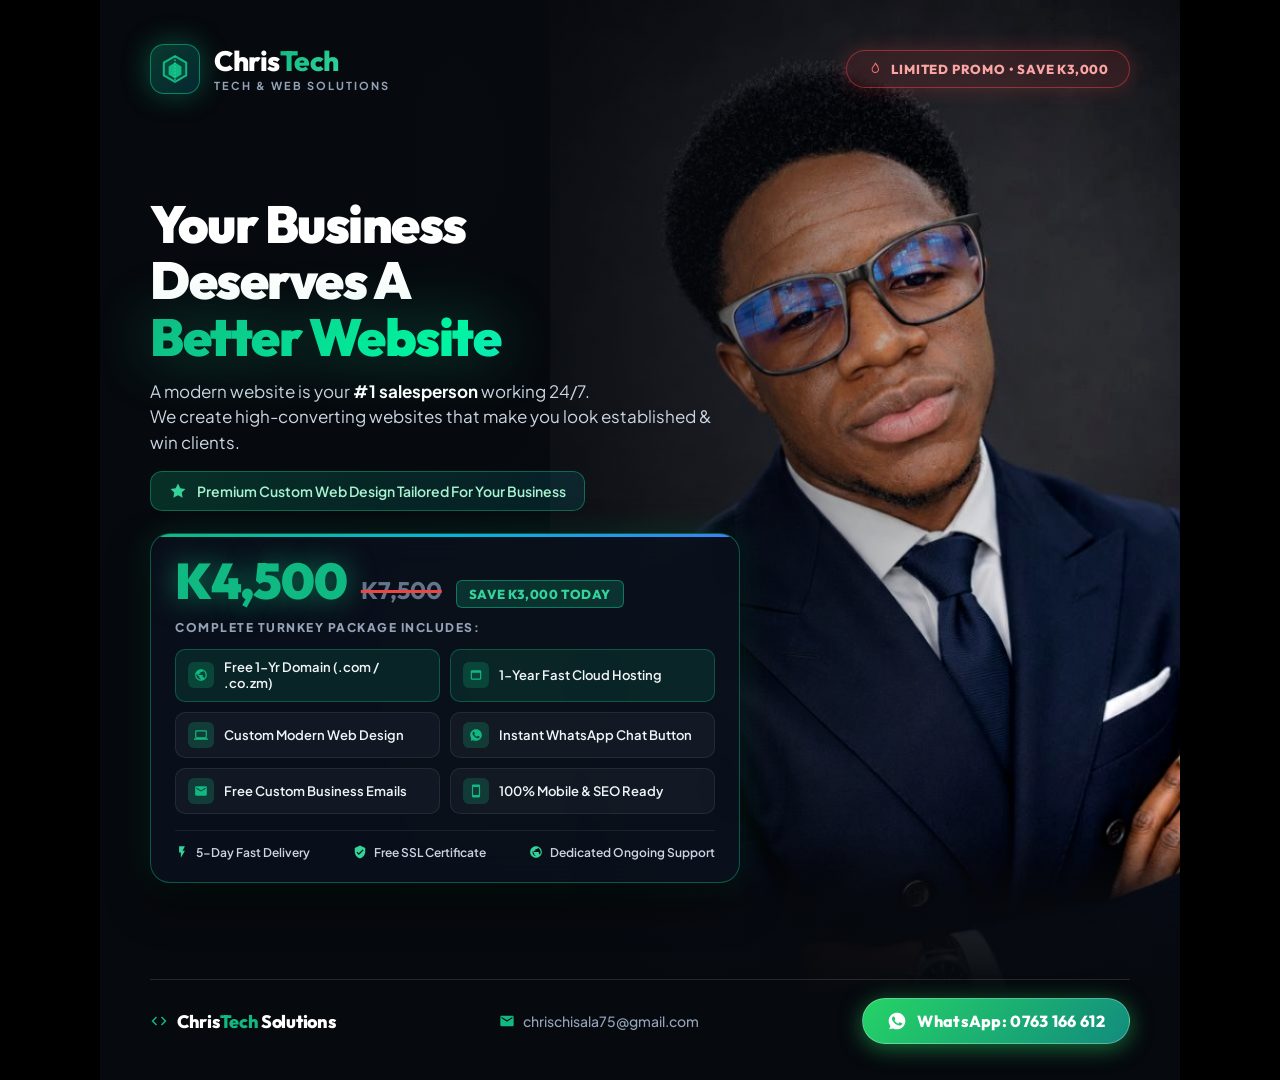
<file: flyer.html>
<!DOCTYPE html>
<html lang="en">
<head>
  <meta charset="UTF-8" />
  <meta name="viewport" content="width=device-width, initial-scale=1.0" />
  <title>ChrisTech - Website Design Promo Flyer</title>
  <link rel="preconnect" href="https://fonts.googleapis.com" />
  <link rel="preconnect" href="https://fonts.gstatic.com" crossorigin />
  <link href="https://fonts.googleapis.com/css2?family=Outfit:wght@500;600;700;800;900&family=Plus+Jakarta+Sans:wght@400;500;600;700;800&display=swap" rel="stylesheet" />

  <style>
    * {
      box-sizing: border-box;
      margin: 0;
      padding: 0;
    }

    body {
      background: #000000;
      display: flex;
      justify-content: center;
      align-items: center;
      min-height: 100vh;
      font-family: 'Plus Jakarta Sans', sans-serif;
      color: #ffffff;
      overflow: hidden;
      -webkit-font-smoothing: antialiased;
    }

    /* 1080x1080 Square Artboard */
    .flyer-artboard {
      width: 1080px;
      height: 1080px;
      position: relative;
      background: #06090e;
      overflow: hidden;
    }

    /* Ambient Tech Glows */
    .ambient-glow-top-left {
      position: absolute;
      top: -120px;
      left: -100px;
      width: 550px;
      height: 550px;
      background: radial-gradient(circle, rgba(16, 185, 129, 0.25) 0%, rgba(6, 182, 212, 0.08) 50%, transparent 70%);
      pointer-events: none;
      z-index: 0;
    }

    .ambient-glow-center {
      position: absolute;
      top: 360px;
      left: 100px;
      width: 620px;
      height: 620px;
      background: radial-gradient(circle, rgba(16, 185, 129, 0.15) 0%, transparent 65%);
      pointer-events: none;
      z-index: 0;
    }

    .ambient-glow-right {
      position: absolute;
      top: 100px;
      right: 30px;
      width: 500px;
      height: 600px;
      background: radial-gradient(circle, rgba(6, 182, 212, 0.20) 0%, rgba(16, 185, 129, 0.08) 45%, transparent 70%);
      pointer-events: none;
      z-index: 0;
    }

    /* Chris Chisala Portrait */
    .photo-container {
      position: absolute;
      top: 0;
      right: -10px;
      width: 640px;
      height: 1080px;
      z-index: 1;
    }

    .photo-img {
      width: 100%;
      height: 100%;
      object-fit: cover;
      object-position: top 15px center;
      filter: contrast(1.08) brightness(1.02) saturate(1.06);
    }

    /* Gradient blend overlay onto the photo */
    .photo-blend-overlay {
      position: absolute;
      inset: 0;
      background: linear-gradient(
        90deg,
        #06090e 0%,
        #06090e 14%,
        rgba(6, 9, 14, 0.96) 28%,
        rgba(6, 9, 14, 0.72) 48%,
        rgba(6, 9, 14, 0.3) 72%,
        rgba(6, 9, 14, 0.0) 90%
      );
      z-index: 2;
      pointer-events: none;
    }

    .bottom-vignette {
      position: absolute;
      bottom: 0;
      left: 0;
      right: 0;
      height: 250px;
      background: linear-gradient(to top, #06090e 35%, rgba(6, 9, 14, 0.85) 70%, transparent 100%);
      z-index: 2;
      pointer-events: none;
    }

    /* Main Foreground Content Layer */
    .content-layer {
      position: relative;
      z-index: 10;
      width: 1080px;
      height: 1080px;
      padding: 44px 50px 36px 50px;
      display: flex;
      flex-direction: column;
      justify-content: space-between;
    }

    /* ================= Top Bar ================= */
    .top-bar {
      display: flex;
      justify-content: space-between;
      align-items: center;
      width: 100%;
    }

    .logo-lockup {
      display: flex;
      align-items: center;
      gap: 14px;
      text-decoration: none;
    }

    .logo-emblem {
      width: 50px;
      height: 50px;
      border-radius: 14px;
      background: linear-gradient(135deg, rgba(16, 185, 129, 0.28), rgba(6, 182, 212, 0.18));
      border: 1.5px solid rgba(16, 185, 129, 0.6);
      display: flex;
      align-items: center;
      justify-content: center;
      box-shadow: 0 0 28px rgba(16, 185, 129, 0.4);
    }

    .logo-emblem svg {
      width: 32px;
      height: 32px;
    }

    .logo-text-col {
      display: flex;
      flex-direction: column;
    }

    .logo-brand-name {
      font-family: 'Outfit', sans-serif;
      font-size: 28px;
      font-weight: 800;
      letter-spacing: -0.5px;
      color: #ffffff;
      line-height: 1.1;
    }

    .logo-brand-name span {
      background: linear-gradient(135deg, #10b981 0%, #34d399 100%);
      -webkit-background-clip: text;
      -webkit-text-fill-color: transparent;
    }

    .logo-brand-sub {
      font-size: 11px;
      font-weight: 700;
      text-transform: uppercase;
      letter-spacing: 2px;
      color: #94a3b8;
      margin-top: 2px;
    }

    /* Urgency Promo Pill */
    .promo-pill {
      display: inline-flex;
      align-items: center;
      gap: 8px;
      background: rgba(239, 68, 68, 0.12);
      border: 1px solid rgba(239, 68, 68, 0.5);
      padding: 10px 20px;
      border-radius: 100px;
      backdrop-filter: blur(10px);
      box-shadow: 0 0 20px rgba(239, 68, 68, 0.25);
    }

    .promo-pill svg {
      width: 16px;
      height: 16px;
      fill: #f87171;
    }

    .promo-pill span {
      font-family: 'Outfit', sans-serif;
      font-size: 13px;
      font-weight: 800;
      letter-spacing: 0.8px;
      color: #fca5a5;
      text-transform: uppercase;
    }

    /* ================= Hero Content ================= */
    .hero-content {
      max-width: 590px;
      margin-top: 6px;
    }

    .hero-headline {
      font-family: 'Outfit', sans-serif;
      font-size: 52px;
      font-weight: 900;
      line-height: 1.08;
      letter-spacing: -1.5px;
      color: #ffffff;
      margin-bottom: 14px;
    }

    .headline-gradient {
      display: block;
      background: linear-gradient(135deg, #10b981 0%, #00f5a0 50%, #38bdf8 100%);
      -webkit-background-clip: text;
      -webkit-text-fill-color: transparent;
      filter: drop-shadow(0 0 30px rgba(16, 185, 129, 0.45));
    }

    .hero-description {
      font-size: 17px;
      line-height: 1.5;
      color: #cbd5e1;
      margin-bottom: 16px;
      font-weight: 400;
    }

    .hero-description strong {
      color: #ffffff;
      font-weight: 700;
    }

    /* Value Proposition Banner */
    .value-banner {
      display: inline-flex;
      align-items: center;
      gap: 10px;
      background: linear-gradient(90deg, rgba(16, 185, 129, 0.22) 0%, rgba(6, 182, 212, 0.12) 100%);
      border: 1px solid rgba(16, 185, 129, 0.45);
      border-radius: 12px;
      padding: 10px 18px;
      margin-bottom: 22px;
    }

    .value-banner svg {
      width: 18px;
      height: 18px;
      fill: #34d399;
      flex-shrink: 0;
    }

    .value-banner span {
      font-size: 14px;
      font-weight: 600;
      color: #a7f3d0;
    }

    /* ================= K4,500 Offer Card ================= */
    .offer-card {
      background: rgba(11, 17, 28, 0.90);
      border: 1.5px solid rgba(16, 185, 129, 0.42);
      border-radius: 20px;
      padding: 22px 24px;
      backdrop-filter: blur(18px);
      box-shadow: 0 20px 40px rgba(0, 0, 0, 0.6), 0 0 35px rgba(16, 185, 129, 0.18);
      position: relative;
      overflow: hidden;
    }

    .offer-card::before {
      content: '';
      position: absolute;
      top: 0;
      left: 0;
      right: 0;
      height: 3px;
      background: linear-gradient(90deg, #10b981, #06b6d4, #3b82f6);
    }

    .offer-pricing-row {
      display: flex;
      align-items: baseline;
      gap: 14px;
      margin-bottom: 12px;
    }

    .price-main {
      font-family: 'Outfit', sans-serif;
      font-size: 50px;
      font-weight: 900;
      line-height: 1;
      letter-spacing: -1.2px;
      color: #10b981;
      text-shadow: 0 0 28px rgba(16, 185, 129, 0.6);
    }

    .price-regular {
      font-family: 'Outfit', sans-serif;
      font-size: 24px;
      font-weight: 700;
      color: #64748b;
      text-decoration: line-through;
      text-decoration-color: #ef4444;
      text-decoration-thickness: 2.5px;
    }

    .save-pill {
      background: rgba(16, 185, 129, 0.2);
      border: 1px solid rgba(16, 185, 129, 0.55);
      color: #34d399;
      font-family: 'Outfit', sans-serif;
      font-size: 13px;
      font-weight: 800;
      letter-spacing: 0.6px;
      padding: 5px 12px;
      border-radius: 6px;
      text-transform: uppercase;
    }

    .package-heading {
      font-size: 12px;
      font-weight: 800;
      text-transform: uppercase;
      letter-spacing: 1.5px;
      color: #94a3b8;
      margin-bottom: 14px;
    }

    /* Features Grid (2 columns) */
    .features-grid {
      display: grid;
      grid-template-columns: 1fr 1fr;
      gap: 10px;
      margin-bottom: 16px;
    }

    .feature-item {
      display: flex;
      align-items: center;
      gap: 10px;
      background: rgba(255, 255, 255, 0.04);
      border: 1px solid rgba(255, 255, 255, 0.08);
      padding: 9px 12px;
      border-radius: 10px;
    }

    .feature-item.prominent {
      background: rgba(16, 185, 129, 0.12);
      border-color: rgba(16, 185, 129, 0.35);
    }

    .feature-icon-box {
      width: 26px;
      height: 26px;
      border-radius: 6px;
      background: rgba(16, 185, 129, 0.22);
      display: flex;
      align-items: center;
      justify-content: center;
      flex-shrink: 0;
    }

    .feature-icon-box svg {
      width: 14px;
      height: 14px;
      fill: #10b981;
    }

    .feature-label {
      font-size: 13px;
      font-weight: 600;
      color: #f1f5f9;
      line-height: 1.25;
    }

    /* Trust & Guarantee Strip */
    .trust-strip {
      display: flex;
      justify-content: space-between;
      align-items: center;
      padding-top: 14px;
      border-top: 1px solid rgba(255, 255, 255, 0.08);
    }

    .trust-item {
      display: flex;
      align-items: center;
      gap: 7px;
    }

    .trust-item svg {
      width: 14px;
      height: 14px;
      fill: #34d399;
    }

    .trust-item span {
      font-size: 12px;
      font-weight: 600;
      color: #cbd5e1;
    }

    /* ================= Footer Bar ================= */
    .footer-bar {
      display: flex;
      justify-content: space-between;
      align-items: center;
      width: 100%;
      padding-top: 18px;
      border-top: 1px solid rgba(255, 255, 255, 0.12);
    }

    .footer-brand {
      display: flex;
      align-items: center;
      gap: 9px;
    }

    .footer-brand svg {
      width: 18px;
      height: 18px;
      fill: #10b981;
    }

    .footer-brand-title {
      font-family: 'Outfit', sans-serif;
      font-size: 18px;
      font-weight: 800;
      color: #ffffff;
      letter-spacing: -0.3px;
    }

    .footer-brand-title span {
      color: #10b981;
    }

    .footer-email {
      display: flex;
      align-items: center;
      gap: 8px;
      color: #94a3b8;
      font-size: 14px;
      font-weight: 500;
    }

    .footer-email svg {
      width: 16px;
      height: 16px;
      fill: #10b981;
    }

    /* Standout WhatsApp CTA Button */
    .whatsapp-cta {
      display: inline-flex;
      align-items: center;
      gap: 10px;
      background: linear-gradient(135deg, #25d366 0%, #128c7e 100%);
      color: #ffffff;
      padding: 12px 24px;
      border-radius: 100px;
      text-decoration: none;
      font-family: 'Outfit', sans-serif;
      font-size: 16px;
      font-weight: 800;
      letter-spacing: 0.3px;
      box-shadow: 0 4px 22px rgba(37, 211, 102, 0.5);
      border: 1px solid rgba(255, 255, 255, 0.28);
    }

    .whatsapp-cta svg {
      width: 20px;
      height: 20px;
      fill: #ffffff;
    }
  </style>
</head>
<body>

  <div class="flyer-artboard">
    <!-- Ambient Tech Glows -->
    <div class="ambient-glow-top-left"></div>
    <div class="ambient-glow-center"></div>
    <div class="ambient-glow-right"></div>

    <!-- Chris Chisala Portrait -->
    <div class="photo-container">
      <img src="chris_photo.jpg" alt="Chris Chisala - Tech Specialist" class="photo-img" />
    </div>

    <!-- Gradient Blends & Vignettes -->
    <div class="photo-blend-overlay"></div>
    <div class="bottom-vignette"></div>

    <!-- Foreground Content -->
    <div class="content-layer">
      
      <!-- Top Row: Logo & Urgency Badge -->
      <header class="top-bar">
        <div class="logo-lockup">
          <div class="logo-emblem">
            <!-- Modern Tech Intersecting Monogram SVG -->
            <svg viewBox="0 0 40 40" fill="none" xmlns="http://www.w3.org/2000/svg">
              <path d="M20 4L34 12V28L20 36L6 28V12L20 4Z" stroke="#10b981" stroke-width="2.5" fill="rgba(16,185,129,0.18)"/>
              <path d="M20 12L28 17V27L20 32L12 27V17L20 12Z" fill="#10b981"/>
              <path d="M20 4V36" stroke="#34d399" stroke-width="1.5" stroke-dasharray="2 2"/>
            </svg>
          </div>
          <div class="logo-text-col">
            <div class="logo-brand-name">Chris<span>Tech</span></div>
            <div class="logo-brand-sub">Tech &amp; Web Solutions</div>
          </div>
        </div>

        <div class="promo-pill">
          <svg viewBox="0 0 24 24"><path d="M17.5 10.5C16.8 6.4 14.1 3.5 12 2C11.8 4 10.7 5.7 9.5 7.1C8.2 8.5 7 10.1 7 12.3C7 15.4 9.2 18 12.3 18C15.4 18 18 15.4 18 12.3C18 11.7 17.8 11.1 17.5 10.5ZM12.3 16.5C10.1 16.5 8.3 14.7 8.3 12.5C8.3 11 9.2 9.8 10.1 8.7C11.1 7.6 12 6.3 12.2 4.7C13.8 6.1 16 8.5 16.5 12C16.6 12.2 16.6 12.3 16.6 12.5C16.6 14.7 14.7 16.5 12.3 16.5Z"/></svg>
          <span>Limited Promo &bull; Save K3,000</span>
        </div>
      </header>

      <!-- Main Headline & Value Pitch -->
      <section class="hero-content">
        <h1 class="hero-headline">
          Your Business<br />
          Deserves A
          <span class="headline-gradient">Better Website</span>
        </h1>

        <p class="hero-description">
          A modern website is your <strong>#1 salesperson</strong> working 24/7.<br />
          We create high-converting websites that make you look established &amp; win clients.
        </p>

        <div class="value-banner">
          <svg viewBox="0 0 24 24"><path d="M12 2L15.09 8.26L22 9.27L17 14.14L18.18 21.02L12 17.77L5.82 21.02L7 14.14L2 9.27L8.91 8.26L12 2Z"/></svg>
          <span>Premium Custom Web Design Tailored For Your Business</span>
        </div>

        <!-- High-Impact K4,500 Offer Box -->
        <div class="offer-card">
          <div class="offer-pricing-row">
            <div class="price-main">K4,500</div>
            <div class="price-regular">K7,500</div>
            <div class="save-pill">Save K3,000 Today</div>
          </div>

          <div class="package-heading">Complete Turnkey Package Includes:</div>

          <div class="features-grid">
            <div class="feature-item prominent">
              <div class="feature-icon-box">
                <svg viewBox="0 0 24 24"><path d="M12 2C6.48 2 2 6.48 2 12s4.48 10 10 10 10-4.48 10-10S17.52 2 12 2zm-1 17.93c-3.95-.49-7-3.85-7-7.93 0-.62.08-1.21.21-1.79L9 15v1c0 1.1.9 2 2 2v1.93zm6.9-2.54c-.26-.81-1-1.39-1.9-1.39h-1v-3c0-.55-.45-1-1-1H8v-2h2c.55 0 1-.45 1-1V7h2c1.1 0 2-.9 2-2v-.41c2.93 1.19 5 4.06 5 7.41 0 2.08-.8 3.97-2.1 5.39z"/></svg>
              </div>
              <div class="feature-label">Free 1-Yr Domain (.com / .co.zm)</div>
            </div>

            <div class="feature-item prominent">
              <div class="feature-icon-box">
                <svg viewBox="0 0 24 24"><path d="M19 4H5c-1.11 0-2 .9-2 2v12c0 1.1.89 2 2 2h14c1.1 0 2-.9 2-2V6c0-1.1-.9-2-2-2zm0 14H5V8h14v10z"/></svg>
              </div>
              <div class="feature-label">1-Year Fast Cloud Hosting</div>
            </div>

            <div class="feature-item">
              <div class="feature-icon-box">
                <svg viewBox="0 0 24 24"><path d="M20 18c1.1 0 1.99-.9 1.99-2L22 6c0-1.1-.9-2-2-2H4c-1.1 0-2 .9-2 2v10c0 1.1.9 2 2 2H0v2h24v-2h-4zM4 6h16v10H4V6z"/></svg>
              </div>
              <div class="feature-label">Custom Modern Web Design</div>
            </div>

            <div class="feature-item">
              <div class="feature-icon-box">
                <svg viewBox="0 0 24 24"><path d="M12 2C6.48 2 2 6.48 2 12c0 2.17.7 4.19 1.94 5.86L2.8 22l4.28-1.12C8.66 21.57 10.28 22 12 22c5.52 0 10-4.48 10-10S17.52 2 12 2zm5.46 14.18c-.23.64-1.34 1.25-1.85 1.33-.48.08-1.08.11-3.48-.87-2.91-1.19-4.78-4.14-4.92-4.33-.14-.19-1.18-1.57-1.18-2.99 0-1.42.74-2.12 1-2.41.26-.29.58-.36.77-.36.19 0 .39 0 .56.01.18.01.42-.07.65.49.24.58.82 2.02.89 2.17.07.15.12.33.02.53-.1.19-.15.31-.29.48-.15.17-.31.37-.44.5-.15.15-.31.31-.13.62.18.31.79 1.3 1.7 2.11 1.17 1.04 2.15 1.37 2.46 1.52.31.15.49.13.67-.08.18-.21.79-.92 1-1.23.21-.31.42-.26.7-.15.28.11 1.79.84 2.1 1 .31.15.51.23.59.36.07.13.07.75-.16 1.39z"/></svg>
              </div>
              <div class="feature-label">Instant WhatsApp Chat Button</div>
            </div>

            <div class="feature-item">
              <div class="feature-icon-box">
                <svg viewBox="0 0 24 24"><path d="M20 4H4c-1.1 0-1.99.9-1.99 2L2 18c0 1.1.9 2 2 2h16c1.1 0 2-.9 2-2V6c0-1.1-.9-2-2-2zm0 4l-8 5-8-5V6l8 5 8-5v2z"/></svg>
              </div>
              <div class="feature-label">Free Custom Business Emails</div>
            </div>

            <div class="feature-item">
              <div class="feature-icon-box">
                <svg viewBox="0 0 24 24"><path d="M17 1.01L7 1c-1.1 0-2 .9-2 2v18c0 1.1.9 2 2 2h10c1.1 0 2-.9 2-2V3c0-1.1-.9-1.99-2-1.99zM17 19H7V5h10v14z"/></svg>
              </div>
              <div class="feature-label">100% Mobile &amp; SEO Ready</div>
            </div>
          </div>

          <!-- Trust Badges Strip -->
          <div class="trust-strip">
            <div class="trust-item">
              <svg viewBox="0 0 24 24"><path d="M7 2v11h3v9l7-12h-4l4-8z"/></svg>
              <span>5-Day Fast Delivery</span>
            </div>
            <div class="trust-item">
              <svg viewBox="0 0 24 24"><path d="M12 1L3 5v6c0 5.55 3.84 10.74 9 12 5.16-1.26 9-6.45 9-12V5l-9-4zm-2 16l-4-4 1.41-1.41L10 14.17l6.59-6.59L18 9l-8 8z"/></svg>
              <span>Free SSL Certificate</span>
            </div>
            <div class="trust-item">
              <svg viewBox="0 0 24 24"><path d="M12 2C6.48 2 2 6.48 2 12s4.48 10 10 10 10-4.48 10-10S17.52 2 12 2zm1 17.93c-3.95-.49-7-3.85-7-7.93 0-.62.08-1.21.21-1.79L9 15v1c0 1.1.9 2 2 2v1.93zm6.9-2.54c-.26-.81-1-1.39-1.9-1.39h-1v-3c0-.55-.45-1-1-1H8v-2h2c.55 0 1-.45 1-1V7h2c1.1 0 2-.9 2-2v-.41c2.93 1.19 5 4.06 5 7.41 0 2.08-.8 3.97-2.1 5.39z"/></svg>
              <span>Dedicated Ongoing Support</span>
            </div>
          </div>
        </div>
      </section>

      <!-- Bottom Bar: Brand, Email, WhatsApp CTA -->
      <footer class="footer-bar">
        <div class="footer-brand">
          <svg viewBox="0 0 24 24"><path d="M9.4 16.6L4.8 12l4.6-4.6L8 6l-6 6 6 6 1.4-1.4zm5.2 0l4.6-4.6-4.6-4.6L16 6l6 6-6 6-1.4-1.4z"/></svg>
          <div class="footer-brand-title">Chris<span>Tech</span> Solutions</div>
        </div>

        <div class="footer-email">
          <svg viewBox="0 0 24 24"><path d="M20 4H4c-1.1 0-1.99.9-1.99 2L2 18c0 1.1.9 2 2 2h16c1.1 0 2-.9 2-2V6c0-1.1-.9-2-2-2zm0 4l-8 5-8-5V6l8 5 8-5v2z"/></svg>
          <span>chrischisala75@gmail.com</span>
        </div>

        <a class="whatsapp-cta" href="#">
          <svg viewBox="0 0 24 24"><path d="M12 2C6.48 2 2 6.48 2 12c0 2.17.7 4.19 1.94 5.86L2.8 22l4.28-1.12C8.66 21.57 10.28 22 12 22c5.52 0 10-4.48 10-10S17.52 2 12 2zm5.46 14.18c-.23.64-1.34 1.25-1.85 1.33-.48.08-1.08.11-3.48-.87-2.91-1.19-4.78-4.14-4.92-4.33-.14-.19-1.18-1.57-1.18-2.99 0-1.42.74-2.12 1-2.41.26-.29.58-.36.77-.36.19 0 .39 0 .56.01.18.01.42-.07.65.49.24.58.82 2.02.89 2.17.07.15.12.33.02.53-.1.19-.15.31-.29.48-.15.17-.31.37-.44.5-.15.15-.31.31-.13.62.18.31.79 1.3 1.7 2.11 1.17 1.04 2.15 1.37 2.46 1.52.31.15.49.13.67-.08.18-.21.79-.92 1-1.23.21-.31.42-.26.7-.15.28.11 1.79.84 2.1 1 .31.15.51.23.59.36.07.13.07.75-.16 1.39z"/></svg>
          <span>WhatsApp: 0763 166 612</span>
        </a>
      </footer>

    </div>
  </div>

</body>
</html>
</file>
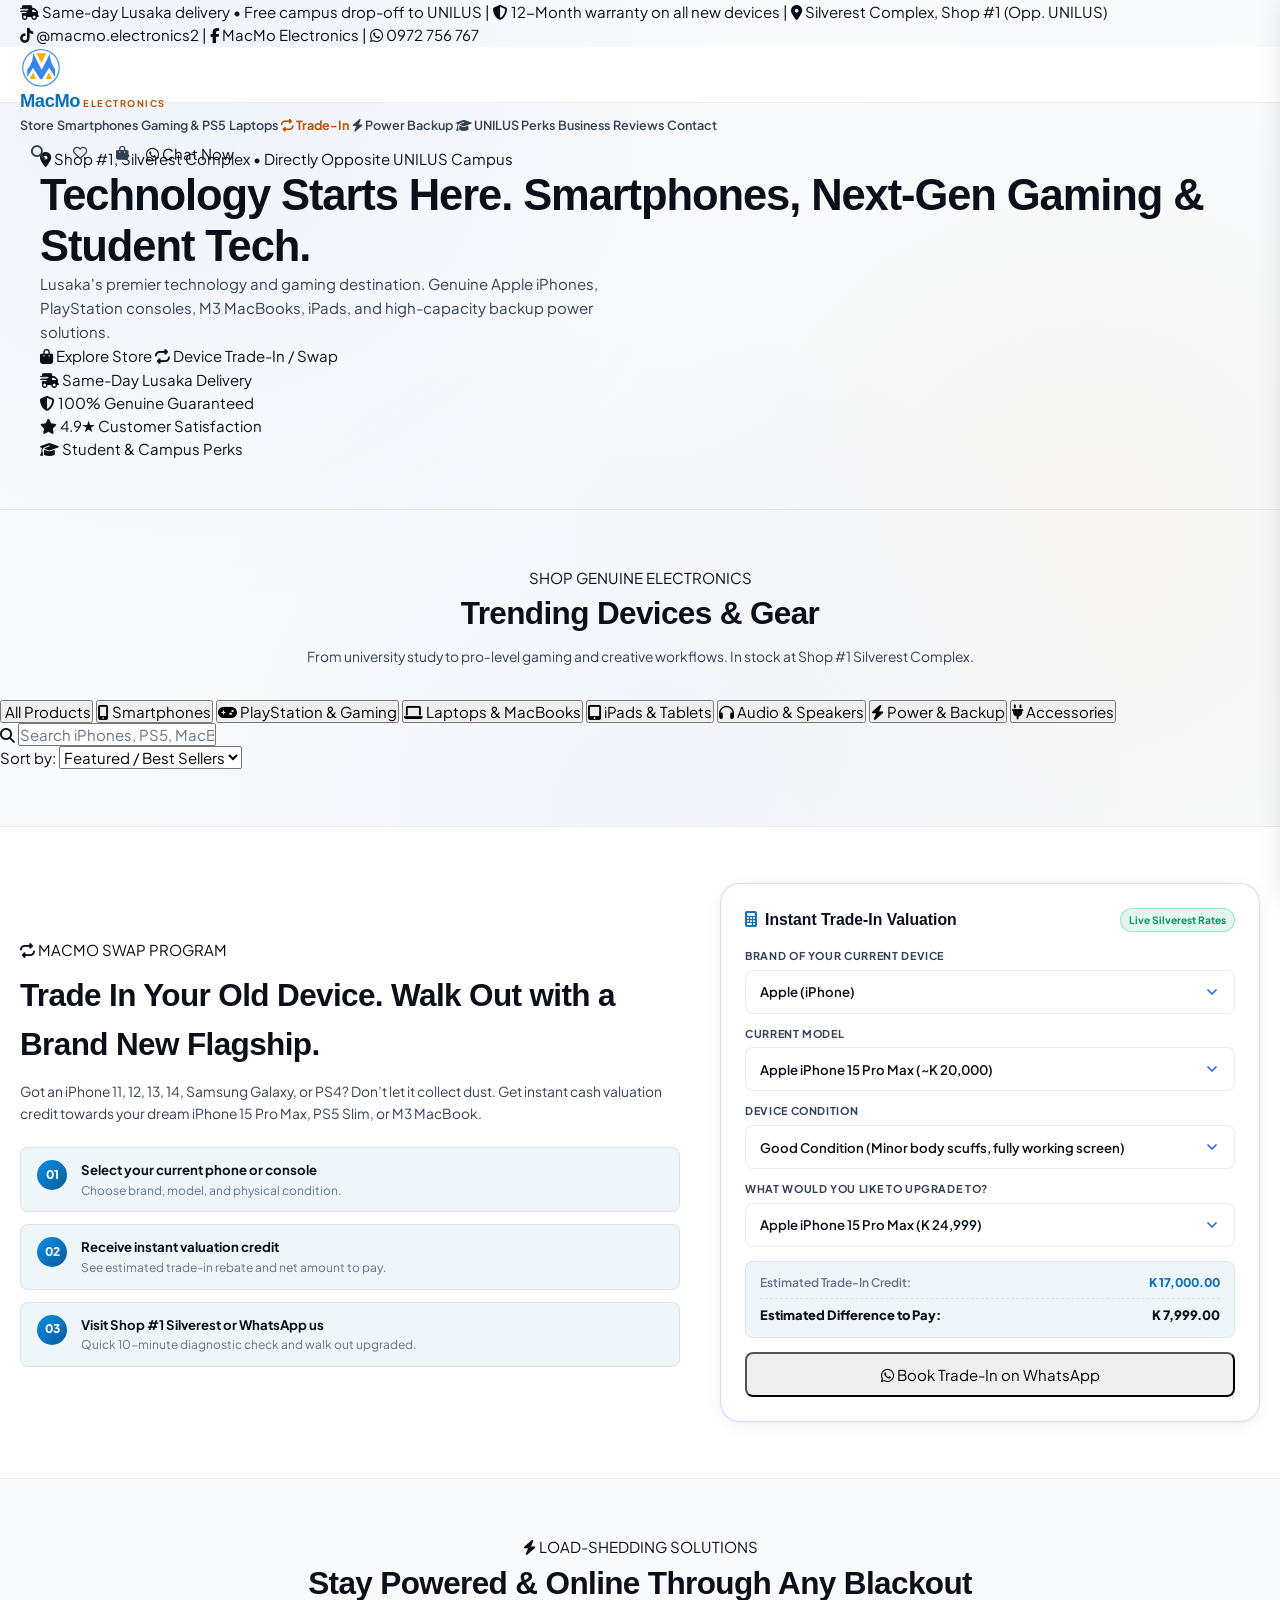
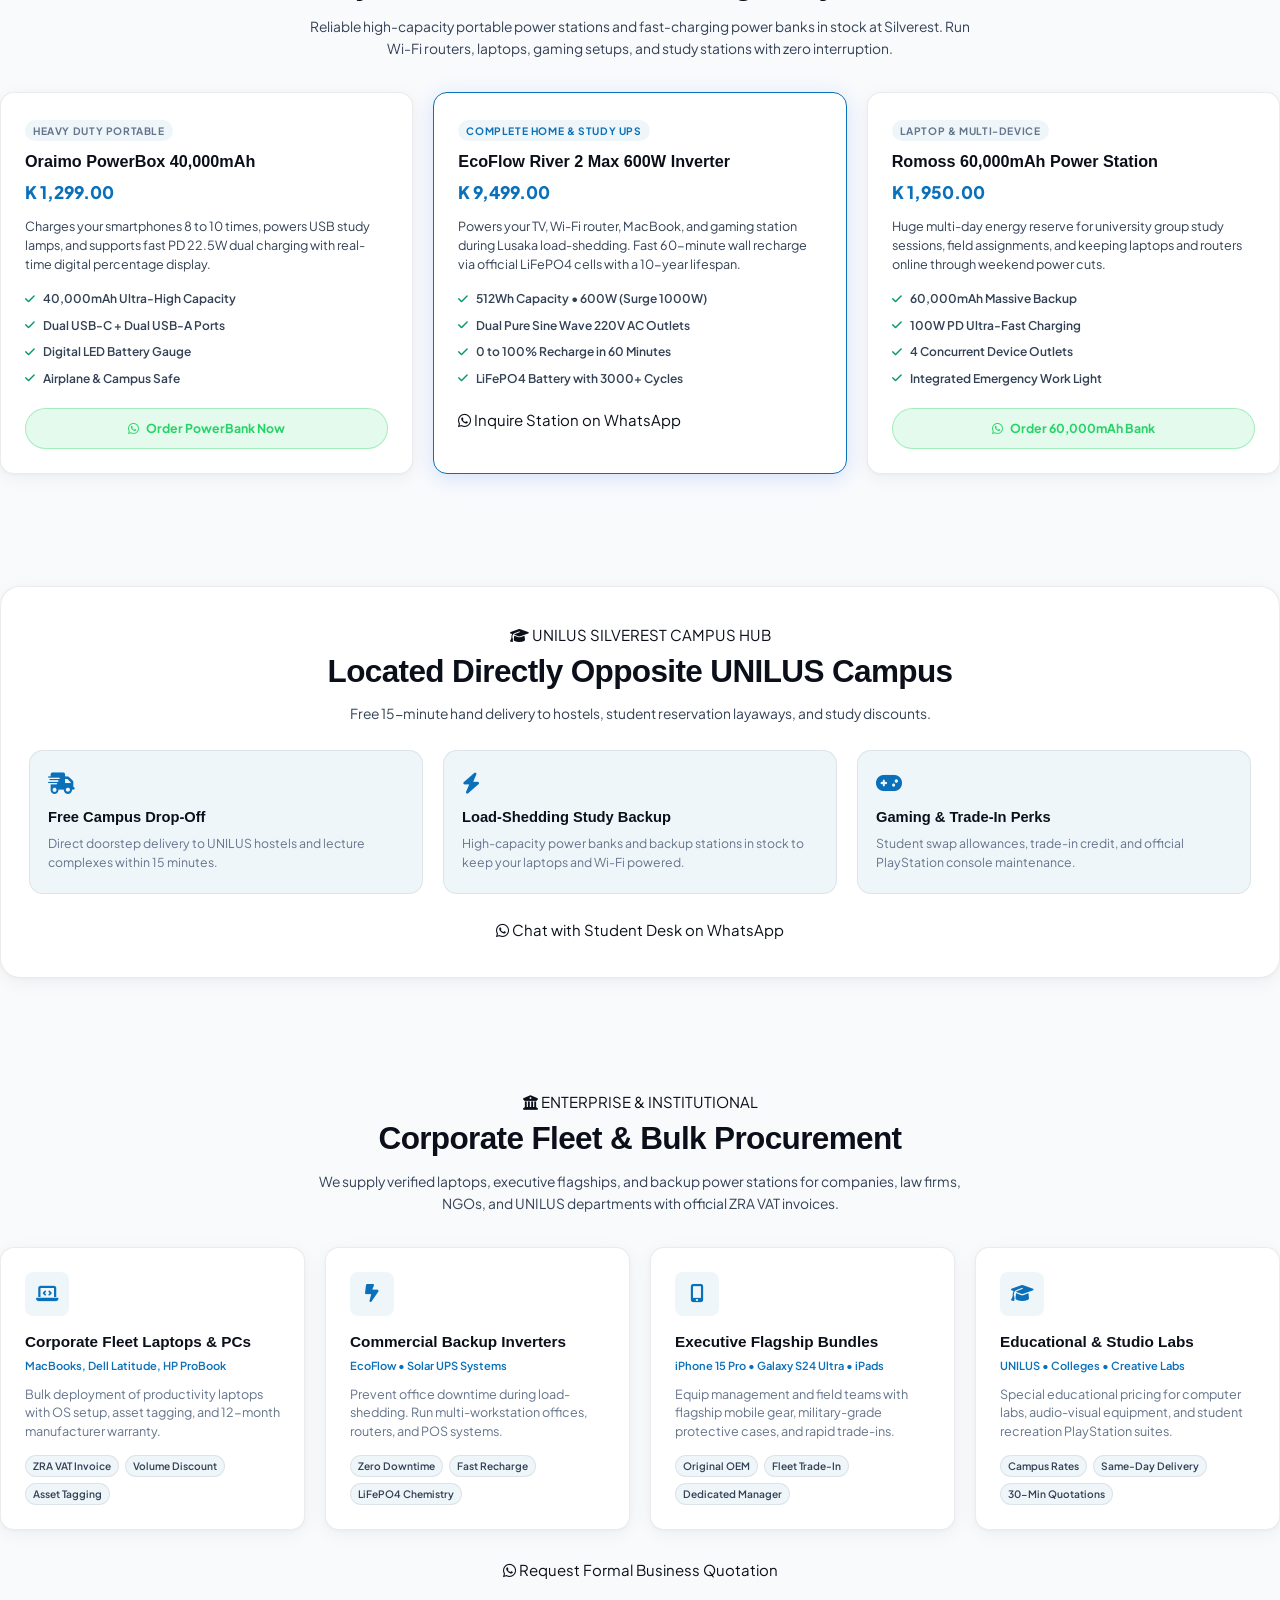
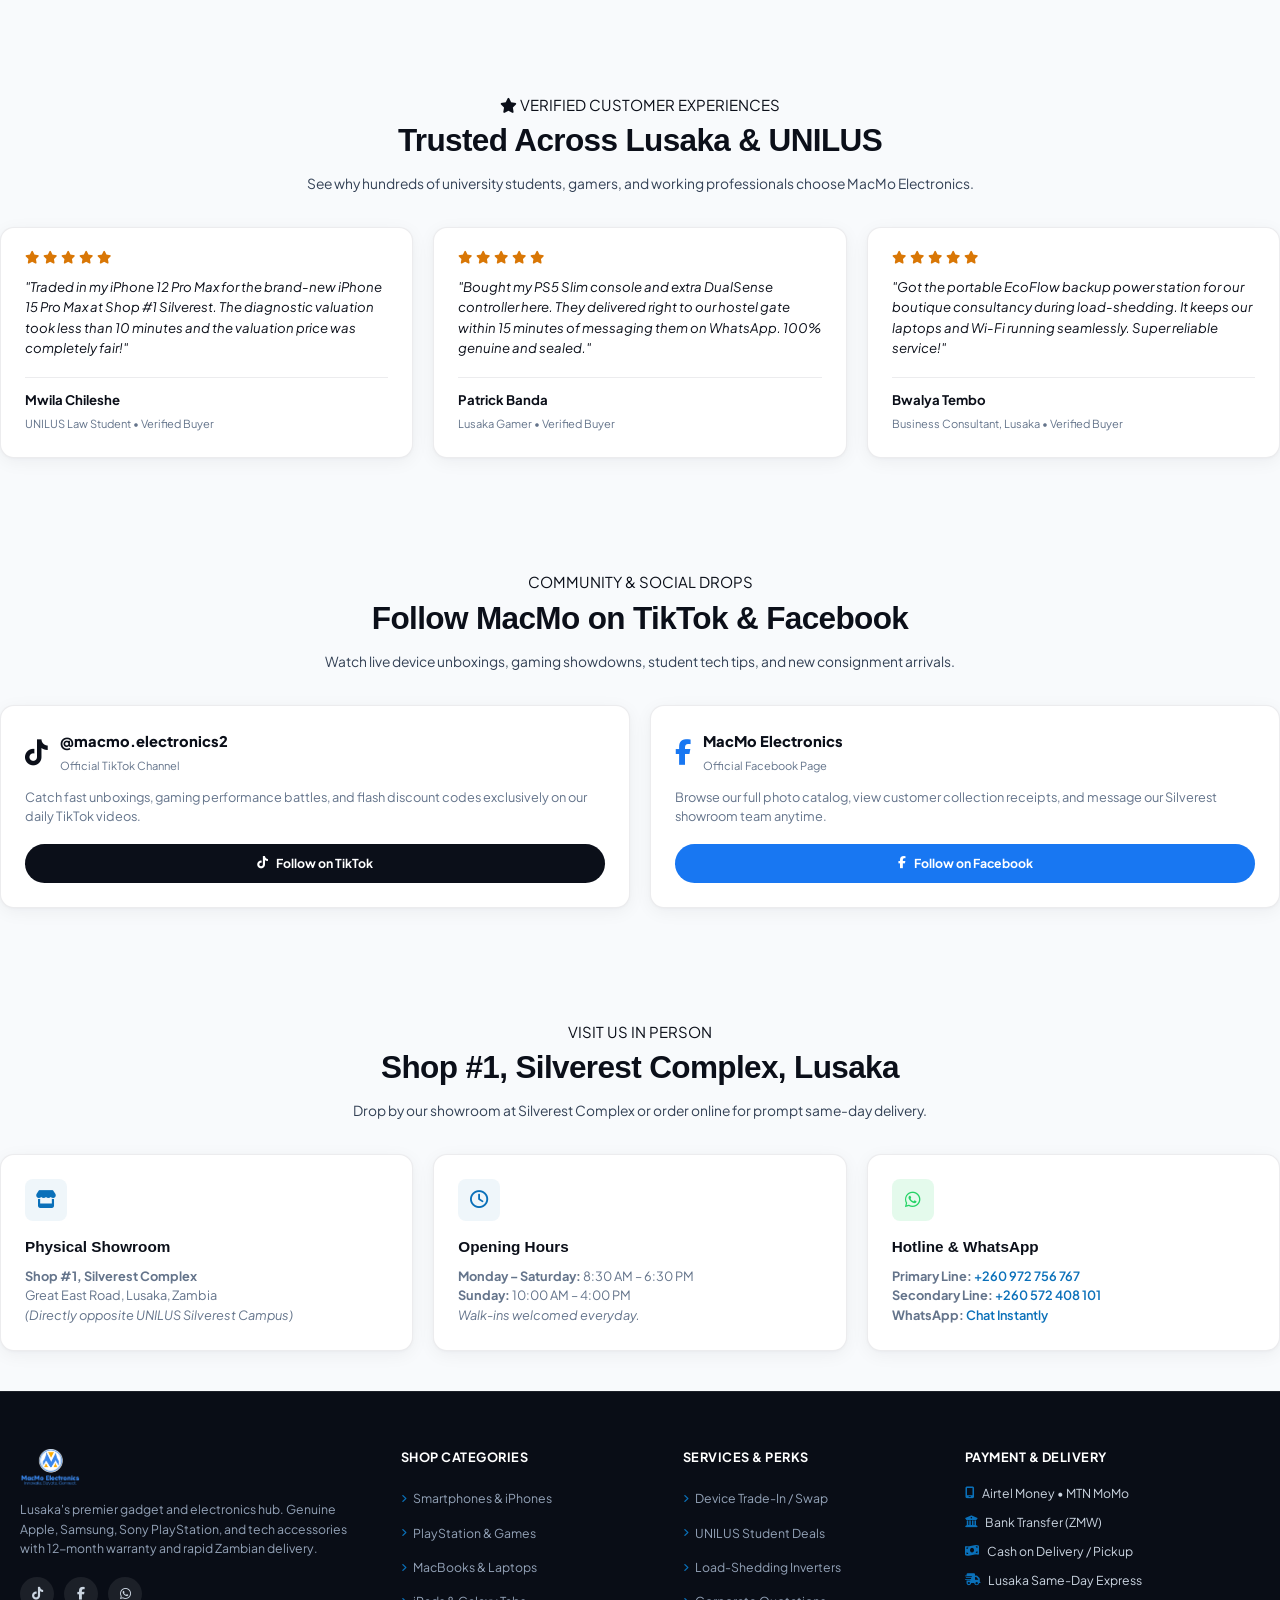
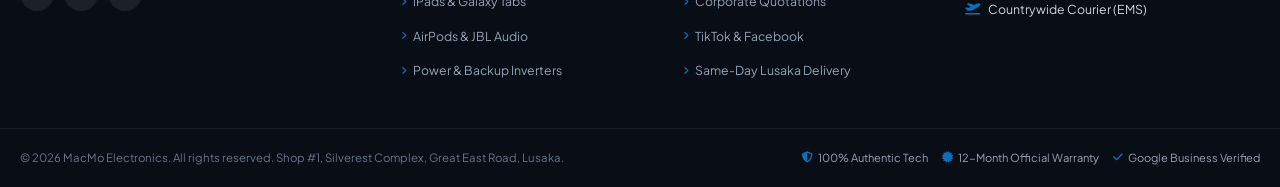
<file: index.backup.html>
<!DOCTYPE html>
<html lang="en">
<head>
  <meta charset="UTF-8">
  <meta name="viewport" content="width=device-width, initial-scale=1, maximum-scale=5">
  <title>MacMo Electronics | Phones, Gaming & Tech Store Lusaka (Opp. UNILUS)</title>
  <meta name="description" content="MacMo Electronics — Lusaka's premier technology store at Shop #1 Silverest Complex (opposite UNILUS). Official iPhones, PlayStation consoles, MacBooks, iPads, and load-shedding backup power.">
  <meta name="keywords" content="MacMo Electronics, electronics Lusaka, phones Lusaka, iPhones Zambia, PS5 Lusaka, UNILUS electronics, laptops Zambia, trade in phone Lusaka, load shedding inverters Lusaka">
  
  <!-- Open Graph -->
  <meta property="og:title" content="MacMo Electronics — Technology Starts Here">
  <meta property="og:description" content="Shop iPhones, PlayStation 5, MacBooks, iPads, and accessories at Shop #1 Silverest Complex, Lusaka (Opposite UNILUS). Fast WhatsApp delivery.">
  <meta property="og:type" content="website">
  <meta property="og:image" content="images/macmo-logo-3d.png">

  <!-- Favicon -->
  <link rel="icon" type="image/png" href="images/macmo-emblem-3d.png">

  <!-- Fonts: Plus Jakarta Sans -->
  <link rel="preconnect" href="https://fonts.googleapis.com">
  <link rel="preconnect" href="https://fonts.gstatic.com" crossorigin>
  <link href="https://fonts.googleapis.com/css2?family=Plus+Jakarta+Sans:wght@400;500;600;700;800&display=swap" rel="stylesheet">

  <!-- FontAwesome 6.5 -->
  <link rel="stylesheet" href="https://cdnjs.cloudflare.com/ajax/libs/font-awesome/6.5.1/css/all.min.css" integrity="sha512-DTOQO9RWCH3ppGqcWaEA1BIZOC6xxalwEsw9c2QQeAIftl+Vegovlnee1c9QX4TctnWMn13TZye+giMm8e2LwA==" crossorigin="anonymous" referrerpolicy="no-referrer" />

  <!-- Stylesheet -->
  <link rel="stylesheet" href="styles.css?v=6.0">
</head>
<body>

  <!-- 1. TOP ANNOUNCEMENT STRIP -->
  <aside class="top-strip" aria-label="Announcement">
    <div class="top-strip-inner container">
      <div class="top-strip-left">
        <span><i class="fa-solid fa-truck-fast"></i> Same-day Lusaka delivery &bull; Free campus drop-off to UNILUS</span>
        <span class="top-strip-divider">|</span>
        <span><i class="fa-solid fa-shield-halved"></i> 12-Month warranty on all new devices</span>
        <span class="top-strip-divider">|</span>
        <span><i class="fa-solid fa-location-dot"></i> Silverest Complex, Shop #1 (Opp. UNILUS)</span>
      </div>
      <div class="top-strip-right">
        <!-- Direct TikTok Link -->
        <a href="https://www.tiktok.com/@macmo.electronics2" target="_blank" rel="noopener" class="top-link" title="Follow MacMo on TikTok">
          <i class="fa-brands fa-tiktok"></i> @macmo.electronics2
        </a>
        <span class="top-strip-divider">|</span>
        <!-- Direct Facebook Link -->
        <a href="https://www.facebook.com/p/MacMo-Electronics-61581449006021/" target="_blank" rel="noopener" class="top-link" title="Visit MacMo on Facebook">
          <i class="fa-brands fa-facebook-f"></i> MacMo Electronics
        </a>
        <span class="top-strip-divider">|</span>
        <!-- WhatsApp Hotline -->
        <a href="https://wa.me/260972756767" target="_blank" rel="noopener" class="top-link-wa" title="Chat on WhatsApp">
          <i class="fa-brands fa-whatsapp"></i> 0972 756 767
        </a>
      </div>
    </div>
  </aside>

  <!-- 2. STICKY HEADER -->
  <header class="site-header">
    <div class="header-container container">
      <!-- Brand Logo -->
      <a href="#hero" class="brand-logo-link" aria-label="MacMo Electronics Home">
        <img src="images/macmo-emblem-3d.png" alt="MacMo Electronics 3D Logo" class="brand-logo-img">
        <div class="brand-logo-text">
          <span class="brand-name">MacMo</span>
          <span class="brand-sub">Electronics</span>
        </div>
      </a>

      <!-- Desktop Nav -->
      <nav class="nav-links" aria-label="Primary Navigation">
        <a href="#store" class="nav-link">Store</a>
        <a href="#store" class="nav-link" onclick="window.filterByCat('phones')">Smartphones</a>
        <a href="#store" class="nav-link" onclick="window.filterByCat('gaming')">Gaming &amp; PS5</a>
        <a href="#store" class="nav-link" onclick="window.filterByCat('computers')">Laptops</a>
        <a href="#trade-in" class="nav-link highlight"><i class="fa-solid fa-repeat"></i> Trade-In</a>
        <a href="#power" class="nav-link"><i class="fa-solid fa-bolt"></i> Power Backup</a>
        <a href="#campus" class="nav-link"><i class="fa-solid fa-graduation-cap"></i> UNILUS Perks</a>
        <a href="#business" class="nav-link">Business</a>
        <a href="#reviews" class="nav-link">Reviews</a>
        <a href="#contact" class="nav-link">Contact</a>
      </nav>

      <!-- Header Actions -->
      <div class="header-actions">
        <!-- Live Search Button -->
        <button type="button" class="action-btn" id="search-btn" aria-label="Search Catalog" title="Search Devices (Press /)">
          <i class="fa-solid fa-magnifying-glass"></i>
        </button>

        <!-- Wishlist Button -->
        <button type="button" class="action-btn" id="wishlist-btn" aria-label="Wishlist" title="Saved Items" onclick="window.showWishlistModal()">
          <i class="fa-regular fa-heart"></i>
          <span class="action-badge" id="wish-count-badge" style="display: none;">0</span>
        </button>

        <!-- Cart Button -->
        <button type="button" class="action-btn" id="cart-btn" aria-label="Cart" title="Shopping Bag">
          <i class="fa-solid fa-bag-shopping"></i>
          <span class="action-badge" id="cart-count-badge" style="display: none;">0</span>
        </button>

        <!-- Quick WhatsApp Button -->
        <a href="https://wa.me/260972756767?text=Hello%20MacMo%20Electronics,%20I%20would%20like%20to%20inquire%20about%20a%20device" target="_blank" rel="noopener" class="whatsapp-fast-btn hide-on-phone" title="Chat on WhatsApp">
          <i class="fa-brands fa-whatsapp"></i> Chat Now
        </a>

        <!-- Mobile Hamburger Button -->
        <button type="button" class="mobile-menu-btn" id="mobile-menu-btn" aria-label="Toggle Navigation Menu">
          <i class="fa-solid fa-bars"></i>
        </button>
      </div>
    </div>
  </header>

  <!-- Mobile Navigation Drawer -->
  <nav class="mobile-nav-drawer" id="mobile-drawer" aria-label="Mobile Navigation">
    <ul class="mobile-nav-list">
      <li><a href="#store" class="mobile-nav-link" onclick="window.closeMobileNav()"><span><i class="fa-solid fa-store"></i> Store &amp; Inventory</span> <i class="fa-solid fa-chevron-right"></i></a></li>
      <li><a href="#store" class="mobile-nav-link" onclick="window.filterByCat('phones'); window.closeMobileNav()"><span><i class="fa-solid fa-mobile-screen-button"></i> Smartphones (Apple &amp; Samsung)</span> <i class="fa-solid fa-chevron-right"></i></a></li>
      <li><a href="#store" class="mobile-nav-link" onclick="window.filterByCat('gaming'); window.closeMobileNav()"><span><i class="fa-solid fa-gamepad"></i> PlayStation 5 &amp; Gaming</span> <i class="fa-solid fa-chevron-right"></i></a></li>
      <li><a href="#store" class="mobile-nav-link" onclick="window.filterByCat('computers'); window.closeMobileNav()"><span><i class="fa-solid fa-laptop"></i> Laptops &amp; MacBooks</span> <i class="fa-solid fa-chevron-right"></i></a></li>
      <li><a href="#trade-in" class="mobile-nav-link highlight" onclick="window.closeMobileNav()"><span><i class="fa-solid fa-repeat"></i> Device Trade-In / Swap</span> <i class="fa-solid fa-chevron-right"></i></a></li>
      <li><a href="#power" class="mobile-nav-link" onclick="window.closeMobileNav()"><span><i class="fa-solid fa-bolt"></i> Power &amp; Load-Shedding Hub</span> <i class="fa-solid fa-chevron-right"></i></a></li>
      <li><a href="#campus" class="mobile-nav-link" onclick="window.closeMobileNav()"><span><i class="fa-solid fa-graduation-cap"></i> UNILUS Student Perks</span> <i class="fa-solid fa-chevron-right"></i></a></li>
      <li><a href="#business" class="mobile-nav-link" onclick="window.closeMobileNav()"><span><i class="fa-solid fa-building-columns"></i> Corporate &amp; Bulk Procurement</span> <i class="fa-solid fa-chevron-right"></i></a></li>
      <li><a href="#reviews" class="mobile-nav-link" onclick="window.closeMobileNav()"><span><i class="fa-solid fa-star"></i> Customer Reviews</span> <i class="fa-solid fa-chevron-right"></i></a></li>
      <li><a href="#contact" class="mobile-nav-link" onclick="window.closeMobileNav()"><span><i class="fa-solid fa-location-dot"></i> Showroom Location &amp; Hours</span> <i class="fa-solid fa-chevron-right"></i></a></li>
      <li><a href="https://wa.me/260972756767" target="_blank" rel="noopener" class="mobile-nav-link wa-direct-link"><span><i class="fa-brands fa-whatsapp"></i> WhatsApp Hotline (0972 756 767)</span> <i class="fa-solid fa-arrow-up-right-from-square"></i></a></li>
    </ul>
  </nav>

  <main>
    <!-- 3. HERO SECTION (Refined Typography & Cohesive Luxury Aesthetic) -->
    <section class="hero-section" id="hero">
      <div class="hero-container container">
        <div class="hero-pill-badge">
          <i class="fa-solid fa-location-dot"></i>
          <span>Shop #1, Silverest Complex &bull; Directly Opposite UNILUS Campus</span>
        </div>

        <h1 class="hero-title">
          Technology Starts Here.
          <span class="hero-subtitle-highlight">Smartphones, Next-Gen Gaming &amp; Student Tech.</span>
        </h1>

        <p class="hero-subtitle">
          Lusaka's premier technology and gaming destination. Genuine Apple iPhones, PlayStation consoles, M3 MacBooks, iPads, and high-capacity backup power solutions.
        </p>

        <div class="hero-actions row">
          <a href="#store" class="btn-primary">
            <i class="fa-solid fa-bag-shopping"></i> Explore Store
          </a>
          <a href="#trade-in" class="btn-secondary">
            <i class="fa-solid fa-repeat"></i> Device Trade-In / Swap
          </a>
        </div>

        <div class="hero-trust-row">
          <div class="hero-trust-item">
            <i class="fa-solid fa-truck-fast"></i>
            <span>Same-Day Lusaka Delivery</span>
          </div>
          <div class="hero-trust-item">
            <i class="fa-solid fa-shield-halved"></i>
            <span>100% Genuine Guaranteed</span>
          </div>
          <div class="hero-trust-item">
            <i class="fa-solid fa-star"></i>
            <span>4.9★ Customer Satisfaction</span>
          </div>
          <div class="hero-trust-item">
            <i class="fa-solid fa-graduation-cap"></i>
            <span>Student &amp; Campus Perks</span>
          </div>
        </div>
      </div>
    </section>

    <!-- 4. STORE & INVENTORY SECTION -->
    <section class="section container" id="store">
      <div class="section-header">
        <span class="section-eyebrow">SHOP GENUINE ELECTRONICS</span>
        <h2 class="section-title">Trending Devices &amp; Gear</h2>
        <p class="section-desc">From university study to pro-level gaming and creative workflows. In stock at Shop #1 Silverest Complex.</p>
      </div>

      <!-- Category Filter Tabs (Swipeable single row on mobile) -->
      <div class="category-tabs-container">
        <div class="category-tabs" id="category-tabs" role="tablist">
          <button type="button" class="cat-tab-btn active" data-cat="all"><i class="fa-solid fa-grid-2"></i> All Products</button>
          <button type="button" class="cat-tab-btn" data-cat="phones"><i class="fa-solid fa-mobile-screen-button"></i> Smartphones</button>
          <button type="button" class="cat-tab-btn" data-cat="gaming"><i class="fa-solid fa-gamepad"></i> PlayStation &amp; Gaming</button>
          <button type="button" class="cat-tab-btn" data-cat="computers"><i class="fa-solid fa-laptop"></i> Laptops &amp; MacBooks</button>
          <button type="button" class="cat-tab-btn" data-cat="tablets"><i class="fa-solid fa-tablet-screen-button"></i> iPads &amp; Tablets</button>
          <button type="button" class="cat-tab-btn" data-cat="audio"><i class="fa-solid fa-headphones"></i> Audio &amp; Speakers</button>
          <button type="button" class="cat-tab-btn" data-cat="power"><i class="fa-solid fa-bolt"></i> Power &amp; Backup</button>
          <button type="button" class="cat-tab-btn" data-cat="accessories"><i class="fa-solid fa-plug"></i> Accessories</button>
        </div>
      </div>

      <!-- Live Search & Sort Toolbar -->
      <div class="catalog-toolbar row">
        <div class="toolbar-search-box">
          <i class="fa-solid fa-magnifying-glass"></i>
          <input type="text" id="catalog-search-input" placeholder="Search iPhones, PS5, MacBooks, power banks..." autocomplete="off">
          <button type="button" id="clear-search-btn" class="clear-search-btn" style="display: none;"><i class="fa-solid fa-xmark"></i></button>
        </div>

        <div class="toolbar-sort-box">
          <label for="catalog-sort-select">Sort by:</label>
          <select id="catalog-sort-select">
            <option value="featured">Featured / Best Sellers</option>
            <option value="price-asc">Price: Low to High</option>
            <option value="price-desc">Price: High to Low</option>
            <option value="rating">Top Rated</option>
          </select>
        </div>
      </div>

      <!-- Products Grid (Modern 2-column on mobile, 3/4-col on desktop) -->
      <div class="products-grid" id="products-grid">
        <!-- Rendered dynamically by app.js -->
      </div>
    </section>

    <!-- 5. INTERACTIVE DEVICE TRADE-IN / SWAP CALCULATOR -->
    <section class="trade-in-section" id="trade-in">
      <div class="container">
        <div class="trade-in-grid">
          <div class="trade-in-text">
            <span class="trade-in-eyebrow"><i class="fa-solid fa-repeat"></i> MACMO SWAP PROGRAM</span>
            <h2>Trade In Your Old Device. Walk Out with a Brand New Flagship.</h2>
            <p>
              Got an iPhone 11, 12, 13, 14, Samsung Galaxy, or PS4? Don’t let it collect dust. Get instant cash valuation credit towards your dream iPhone 15 Pro Max, PS5 Slim, or M3 MacBook.
            </p>
            <ul class="trade-in-steps">
              <li>
                <span class="step-num">01</span>
                <div>
                  <strong>Select your current phone or console</strong>
                  <p>Choose brand, model, and physical condition.</p>
                </div>
              </li>
              <li>
                <span class="step-num">02</span>
                <div>
                  <strong>Receive instant valuation credit</strong>
                  <p>See estimated trade-in rebate and net amount to pay.</p>
                </div>
              </li>
              <li>
                <span class="step-num">03</span>
                <div>
                  <strong>Visit Shop #1 Silverest or WhatsApp us</strong>
                  <p>Quick 10-minute diagnostic check and walk out upgraded.</p>
                </div>
              </li>
            </ul>
          </div>

          <!-- Interactive Calculator Card -->
          <div class="trade-in-calculator">
            <div class="calc-header">
              <h3><i class="fa-solid fa-calculator"></i> Instant Trade-In Valuation</h3>
              <span class="calc-badge">Live Silverest Rates</span>
            </div>

            <form id="trade-in-form" onsubmit="event.preventDefault();">
              <div class="form-group">
                <label for="trade-brand">Brand of your current device</label>
                <select id="trade-brand" class="form-select">
                  <option value="Apple">Apple (iPhone)</option>
                  <option value="Samsung">Samsung (Galaxy)</option>
                  <option value="Sony">Sony PlayStation Console</option>
                </select>
              </div>

              <div class="form-group">
                <label for="trade-model">Current Model</label>
                <select id="trade-model" class="form-select">
                  <!-- Populated dynamically by app.js -->
                </select>
              </div>

              <div class="form-group">
                <label for="trade-condition">Device Condition</label>
                <select id="trade-condition" class="form-select">
                  <option value="flawless">Flawless / Pristine (No scratches, 100% working)</option>
                  <option value="good" selected>Good Condition (Minor body scuffs, fully working screen)</option>
                  <option value="fair">Fair (Visible scratches, minor battery wear)</option>
                </select>
              </div>

              <div class="form-group">
                <label for="trade-target">What would you like to upgrade to?</label>
                <select id="trade-target" class="form-select">
                  <option value="p-iphone-15-pro-max">Apple iPhone 15 Pro Max (K 24,999)</option>
                  <option value="p-ps5-slim">Sony PlayStation 5 Slim Console (K 13,999)</option>
                  <option value="p-macbook-air-m3">Apple MacBook Air 15" M3 (K 28,999)</option>
                  <option value="p-samsung-galaxy-s24-ultra">Samsung Galaxy S24 Ultra (K 22,499)</option>
                </select>
              </div>

              <!-- Output Card -->
              <div class="trade-result-card">
                <div class="result-row">
                  <span>Estimated Trade-In Credit:</span>
                  <span class="trade-credit-val" id="trade-credit-val">K 12,500.00</span>
                </div>
                <div class="result-row highlight">
                  <span>Estimated Difference to Pay:</span>
                  <span class="trade-diff-val" id="trade-diff-val">K 12,499.00</span>
                </div>
              </div>

              <button type="button" class="btn-primary calc-submit-btn" id="book-trade-in-btn">
                <i class="fa-brands fa-whatsapp"></i> Book Trade-In on WhatsApp
              </button>
            </form>
          </div>
        </div>
      </div>
    </section>

    <!-- 6. LOAD-SHEDDING POWER & BACKUP HUB -->
    <section class="section container" id="power">
      <div class="section-header">
        <span class="section-eyebrow"><i class="fa-solid fa-bolt"></i> LOAD-SHEDDING SOLUTIONS</span>
        <h2 class="section-title">Stay Powered &amp; Online Through Any Blackout</h2>
        <p class="section-desc">Reliable high-capacity portable power stations and fast-charging power banks in stock at Silverest. Run Wi-Fi routers, laptops, gaming setups, and study stations with zero interruption.</p>
      </div>

      <div class="power-grid grid">
        <!-- Power Solution 1 -->
        <div class="power-card">
          <div class="power-card-header">
            <span class="power-tag">Heavy Duty Portable</span>
            <h3>Oraimo PowerBox 40,000mAh</h3>
            <span class="power-price">K 1,299.00</span>
          </div>
          <p class="power-desc">Charges your smartphones 8 to 10 times, powers USB study lamps, and supports fast PD 22.5W dual charging with real-time digital percentage display.</p>
          <ul class="power-features">
            <li><i class="fa-solid fa-check"></i> 40,000mAh Ultra-High Capacity</li>
            <li><i class="fa-solid fa-check"></i> Dual USB-C + Dual USB-A Ports</li>
            <li><i class="fa-solid fa-check"></i> Digital LED Battery Gauge</li>
            <li><i class="fa-solid fa-check"></i> Airplane &amp; Campus Safe</li>
          </ul>
          <a href="https://wa.me/260972756767?text=Hello%20MacMo%20Electronics,%20I%20would%20like%20to%20order%20the%20Oraimo%2040,000mAh%20PowerBank%20(K%201,299)." target="_blank" rel="noopener" class="btn-power">
            <i class="fa-brands fa-whatsapp"></i> Order PowerBank Now
          </a>
        </div>

        <!-- Power Solution 2 (Featured) -->
        <div class="power-card featured">
          <div class="power-card-header">
            <span class="power-tag featured">Complete Home &amp; Study UPS</span>
            <h3>EcoFlow River 2 Max 600W Inverter</h3>
            <span class="power-price">K 9,499.00</span>
          </div>
          <p class="power-desc">Powers your TV, Wi-Fi router, MacBook, and gaming station during Lusaka load-shedding. Fast 60-minute wall recharge via official LiFePO4 cells with a 10-year lifespan.</p>
          <ul class="power-features">
            <li><i class="fa-solid fa-check"></i> 512Wh Capacity &bull; 600W (Surge 1000W)</li>
            <li><i class="fa-solid fa-check"></i> Dual Pure Sine Wave 220V AC Outlets</li>
            <li><i class="fa-solid fa-check"></i> 0 to 100% Recharge in 60 Minutes</li>
            <li><i class="fa-solid fa-check"></i> LiFePO4 Battery with 3000+ Cycles</li>
          </ul>
          <a href="https://wa.me/260972756767?text=Hello%20MacMo%20Electronics,%20I%20would%20like%20to%20inquire%20about%20the%20EcoFlow%20River%202%20Max%20Station%20(K%209,499)." target="_blank" rel="noopener" class="btn-primary" style="width: 100%; justify-content: center;">
            <i class="fa-brands fa-whatsapp"></i> Inquire Station on WhatsApp
          </a>
        </div>

        <!-- Power Solution 3 -->
        <div class="power-card">
          <div class="power-card-header">
            <span class="power-tag">Laptop &amp; Multi-Device</span>
            <h3>Romoss 60,000mAh Power Station</h3>
            <span class="power-price">K 1,950.00</span>
          </div>
          <p class="power-desc">Huge multi-day energy reserve for university group study sessions, field assignments, and keeping laptops and routers online through weekend power cuts.</p>
          <ul class="power-features">
            <li><i class="fa-solid fa-check"></i> 60,000mAh Massive Backup</li>
            <li><i class="fa-solid fa-check"></i> 100W PD Ultra-Fast Charging</li>
            <li><i class="fa-solid fa-check"></i> 4 Concurrent Device Outlets</li>
            <li><i class="fa-solid fa-check"></i> Integrated Emergency Work Light</li>
          </ul>
          <a href="https://wa.me/260972756767?text=Hello%20MacMo%20Electronics,%20I%20would%20like%20to%20order%20the%20Romoss%2060,000mAh%20Power%20Station%20(K%201,950)." target="_blank" rel="noopener" class="btn-power">
            <i class="fa-brands fa-whatsapp"></i> Order 60,000mAh Bank
          </a>
        </div>
      </div>
    </section>

    <!-- 7. UNILUS CAMPUS & STUDENT PERKS -->
    <section class="section container" id="campus">
      <div class="campus-clean-box">
        <div class="section-header" style="margin-bottom: 24px;">
          <span class="section-eyebrow"><i class="fa-solid fa-graduation-cap"></i> UNILUS SILVEREST CAMPUS HUB</span>
          <h2 class="section-title">Located Directly Opposite UNILUS Campus</h2>
          <p class="section-desc">Free 15-minute hand delivery to hostels, student reservation layaways, and study discounts.</p>
        </div>
        <div class="campus-perks-grid grid">
          <div class="campus-perk-card">
            <i class="fa-solid fa-truck-fast"></i>
            <h4>Free Campus Drop-Off</h4>
            <p>Direct doorstep delivery to UNILUS hostels and lecture complexes within 15 minutes.</p>
          </div>
          <div class="campus-perk-card">
            <i class="fa-solid fa-bolt"></i>
            <h4>Load-Shedding Study Backup</h4>
            <p>High-capacity power banks and backup stations in stock to keep your laptops and Wi-Fi powered.</p>
          </div>
          <div class="campus-perk-card">
            <i class="fa-solid fa-gamepad"></i>
            <h4>Gaming &amp; Trade-In Perks</h4>
            <p>Student swap allowances, trade-in credit, and official PlayStation console maintenance.</p>
          </div>
        </div>
        <div style="text-align: center; margin-top: 24px;">
          <a href="https://wa.me/260972756767?text=Hello%20MacMo%20Electronics,%20I%20am%20a%20UNILUS%20student%20inquiring%20about%20campus%20deals." target="_blank" rel="noopener" class="btn-primary">
            <i class="fa-brands fa-whatsapp"></i> Chat with Student Desk on WhatsApp
          </a>
        </div>
      </div>
    </section>

    <!-- 8. CORPORATE, BUSINESS & CAMPUS PROCUREMENT -->
    <section class="section container" id="business">
      <div class="section-header">
        <span class="section-eyebrow"><i class="fa-solid fa-building-columns"></i> ENTERPRISE &amp; INSTITUTIONAL</span>
        <h2 class="section-title">Corporate Fleet &amp; Bulk Procurement</h2>
        <p class="section-desc">We supply verified laptops, executive flagships, and backup power stations for companies, law firms, NGOs, and UNILUS departments with official ZRA VAT invoices.</p>
      </div>

      <div class="b2b-cards-grid grid">
        <div class="b2b-card">
          <div class="b2b-icon"><i class="fa-solid fa-laptop-code"></i></div>
          <h3>Corporate Fleet Laptops &amp; PCs</h3>
          <span class="b2b-sub">MacBooks, Dell Latitude, HP ProBook</span>
          <p>Bulk deployment of productivity laptops with OS setup, asset tagging, and 12-month manufacturer warranty.</p>
          <div class="b2b-tags">
            <span class="tag-chip">ZRA VAT Invoice</span>
            <span class="tag-chip">Volume Discount</span>
            <span class="tag-chip">Asset Tagging</span>
          </div>
        </div>

        <div class="b2b-card">
          <div class="b2b-icon"><i class="fa-solid fa-bolt-lightning"></i></div>
          <h3>Commercial Backup Inverters</h3>
          <span class="b2b-sub">EcoFlow &bull; Solar UPS Systems</span>
          <p>Prevent office downtime during load-shedding. Run multi-workstation offices, routers, and POS systems.</p>
          <div class="b2b-tags">
            <span class="tag-chip">Zero Downtime</span>
            <span class="tag-chip">Fast Recharge</span>
            <span class="tag-chip">LiFePO4 Chemistry</span>
          </div>
        </div>

        <div class="b2b-card">
          <div class="b2b-icon"><i class="fa-solid fa-mobile-screen-button"></i></div>
          <h3>Executive Flagship Bundles</h3>
          <span class="b2b-sub">iPhone 15 Pro &bull; Galaxy S24 Ultra &bull; iPads</span>
          <p>Equip management and field teams with flagship mobile gear, military-grade protective cases, and rapid trade-ins.</p>
          <div class="b2b-tags">
            <span class="tag-chip">Original OEM</span>
            <span class="tag-chip">Fleet Trade-In</span>
            <span class="tag-chip">Dedicated Manager</span>
          </div>
        </div>

        <div class="b2b-card">
          <div class="b2b-icon"><i class="fa-solid fa-graduation-cap"></i></div>
          <h3>Educational &amp; Studio Labs</h3>
          <span class="b2b-sub">UNILUS &bull; Colleges &bull; Creative Labs</span>
          <p>Special educational pricing for computer labs, audio-visual equipment, and student recreation PlayStation suites.</p>
          <div class="b2b-tags">
            <span class="tag-chip">Campus Rates</span>
            <span class="tag-chip">Same-Day Delivery</span>
            <span class="tag-chip">30-Min Quotations</span>
          </div>
        </div>
      </div>

      <div style="text-align: center; margin-top: 28px;">
        <a href="https://wa.me/260972756767?text=Hello%20MacMo%20Electronics,%20I%20would%20like%20to%20request%20a%20formal%20business%20quotation%20for%20our%20organization." target="_blank" rel="noopener" class="btn-primary">
          <i class="fa-brands fa-whatsapp"></i> Request Formal Business Quotation
        </a>
      </div>
    </section>

    <!-- 9. CUSTOMER REVIEWS & TESTIMONIALS -->
    <section class="section container" id="reviews">
      <div class="section-header">
        <span class="section-eyebrow"><i class="fa-solid fa-star"></i> VERIFIED CUSTOMER EXPERIENCES</span>
        <h2 class="section-title">Trusted Across Lusaka &amp; UNILUS</h2>
        <p class="section-desc">See why hundreds of university students, gamers, and working professionals choose MacMo Electronics.</p>
      </div>

      <div class="reviews-grid grid">
        <div class="review-card">
          <div class="review-stars">
            <i class="fa-solid fa-star"></i><i class="fa-solid fa-star"></i><i class="fa-solid fa-star"></i><i class="fa-solid fa-star"></i><i class="fa-solid fa-star"></i>
          </div>
          <p class="review-quote">"Traded in my iPhone 12 Pro Max for the brand-new iPhone 15 Pro Max at Shop #1 Silverest. The diagnostic valuation took less than 10 minutes and the valuation price was completely fair!"</p>
          <div class="reviewer-meta">
            <strong>Mwila Chileshe</strong>
            <span>UNILUS Law Student &bull; Verified Buyer</span>
          </div>
        </div>

        <div class="review-card">
          <div class="review-stars">
            <i class="fa-solid fa-star"></i><i class="fa-solid fa-star"></i><i class="fa-solid fa-star"></i><i class="fa-solid fa-star"></i><i class="fa-solid fa-star"></i>
          </div>
          <p class="review-quote">"Bought my PS5 Slim console and extra DualSense controller here. They delivered right to our hostel gate within 15 minutes of messaging them on WhatsApp. 100% genuine and sealed."</p>
          <div class="reviewer-meta">
            <strong>Patrick Banda</strong>
            <span>Lusaka Gamer &bull; Verified Buyer</span>
          </div>
        </div>

        <div class="review-card">
          <div class="review-stars">
            <i class="fa-solid fa-star"></i><i class="fa-solid fa-star"></i><i class="fa-solid fa-star"></i><i class="fa-solid fa-star"></i><i class="fa-solid fa-star"></i>
          </div>
          <p class="review-quote">"Got the portable EcoFlow backup power station for our boutique consultancy during load-shedding. It keeps our laptops and Wi-Fi running seamlessly. Super reliable service!"</p>
          <div class="reviewer-meta">
            <strong>Bwalya Tembo</strong>
            <span>Business Consultant, Lusaka &bull; Verified Buyer</span>
          </div>
        </div>
      </div>
    </section>

    <!-- 10. CONNECT WITH MACMO (TikTok & Facebook Community) -->
    <section class="section container" id="social-community">
      <div class="section-header">
        <span class="section-eyebrow">COMMUNITY &amp; SOCIAL DROPS</span>
        <h2 class="section-title">Follow MacMo on TikTok &amp; Facebook</h2>
        <p class="section-desc">Watch live device unboxings, gaming showdowns, student tech tips, and new consignment arrivals.</p>
      </div>

      <div class="social-cards-grid grid">
        <!-- TikTok Card -->
        <div class="clean-social-card tiktok-card">
          <div class="social-card-top">
            <i class="fa-brands fa-tiktok social-card-icon"></i>
            <div>
              <span class="social-card-handle">@macmo.electronics2</span>
              <span class="social-card-sub">Official TikTok Channel</span>
            </div>
          </div>
          <p class="social-card-text">
            Catch fast unboxings, gaming performance battles, and flash discount codes exclusively on our daily TikTok videos.
          </p>
          <a href="https://www.tiktok.com/@macmo.electronics2" target="_blank" rel="noopener" class="social-card-btn tiktok">
            <i class="fa-brands fa-tiktok"></i> Follow on TikTok
          </a>
        </div>

        <!-- Facebook Card -->
        <div class="clean-social-card facebook-card">
          <div class="social-card-top">
            <i class="fa-brands fa-facebook-f social-card-icon"></i>
            <div>
              <span class="social-card-handle">MacMo Electronics</span>
              <span class="social-card-sub">Official Facebook Page</span>
            </div>
          </div>
          <p class="social-card-text">
            Browse our full photo catalog, view customer collection receipts, and message our Silverest showroom team anytime.
          </p>
          <a href="https://www.facebook.com/p/MacMo-Electronics-61581449006021/" target="_blank" rel="noopener" class="social-card-btn facebook">
            <i class="fa-brands fa-facebook-f"></i> Follow on Facebook
          </a>
        </div>
      </div>
    </section>

    <!-- 11. PHYSICAL SHOWROOM & CONTACT -->
    <section class="section container" id="contact" style="padding-bottom: 40px;">
      <div class="section-header">
        <span class="section-eyebrow">VISIT US IN PERSON</span>
        <h2 class="section-title">Shop #1, Silverest Complex, Lusaka</h2>
        <p class="section-desc">Drop by our showroom at Silverest Complex or order online for prompt same-day delivery.</p>
      </div>

      <div class="contact-box-grid grid">
        <div class="contact-card">
          <div class="contact-icon"><i class="fa-solid fa-store"></i></div>
          <h3>Physical Showroom</h3>
          <p>
            <strong>Shop #1, Silverest Complex</strong><br>
            Great East Road, Lusaka, Zambia<br>
            <em>(Directly opposite UNILUS Silverest Campus)</em>
          </p>
        </div>

        <div class="contact-card">
          <div class="contact-icon"><i class="fa-regular fa-clock"></i></div>
          <h3>Opening Hours</h3>
          <p>
            <strong>Monday – Saturday:</strong> 8:30 AM – 6:30 PM<br>
            <strong>Sunday:</strong> 10:00 AM – 4:00 PM<br>
            <em>Walk-ins welcomed everyday.</em>
          </p>
        </div>

        <div class="contact-card">
          <div class="contact-icon"><i class="fa-brands fa-whatsapp"></i></div>
          <h3>Hotline &amp; WhatsApp</h3>
          <p>
            <strong>Primary Line:</strong> <a href="tel:+260972756767">+260 972 756 767</a><br>
            <strong>Secondary Line:</strong> <a href="tel:+260572408101">+260 572 408 101</a><br>
            <strong>WhatsApp:</strong> <a href="https://wa.me/260972756767" target="_blank" rel="noopener">Chat Instantly</a>
          </p>
        </div>
      </div>
    </section>
  </main>

  <!-- 12. COMPLETE FOOTER -->
  <footer class="site-footer">
    <div class="footer-container container">
      <!-- Brand & 3D Logo Column -->
      <div class="footer-col brand-col">
        <a href="#hero" class="footer-logo-link" aria-label="MacMo Electronics Home">
          <img src="images/macmo-logo-3d-trans.png" alt="MacMo Electronics 3D Logo" class="footer-logo-img">
        </a>
        <p class="footer-about">
          Lusaka's premier gadget and electronics hub. Genuine Apple, Samsung, Sony PlayStation, and tech accessories with 12-month warranty and rapid Zambian delivery.
        </p>
        <div class="footer-social-row">
          <a href="https://www.tiktok.com/@macmo.electronics2" target="_blank" rel="noopener" class="footer-social-btn tiktok" title="Follow MacMo on TikTok" aria-label="TikTok">
            <i class="fa-brands fa-tiktok"></i>
          </a>
          <a href="https://www.facebook.com/p/MacMo-Electronics-61581449006021/" target="_blank" rel="noopener" class="footer-social-btn facebook" title="Visit MacMo on Facebook" aria-label="Facebook">
            <i class="fa-brands fa-facebook-f"></i>
          </a>
          <a href="https://wa.me/260972756767" target="_blank" rel="noopener" class="footer-social-btn whatsapp" title="Chat with MacMo on WhatsApp" aria-label="WhatsApp">
            <i class="fa-brands fa-whatsapp"></i>
          </a>
        </div>
      </div>

      <div class="footer-col">
        <h4 class="footer-heading">Shop Categories</h4>
        <ul class="footer-nav-list">
          <li><a href="#store" onclick="window.filterByCat('phones')"><i class="fa-solid fa-angle-right"></i> Smartphones &amp; iPhones</a></li>
          <li><a href="#store" onclick="window.filterByCat('gaming')"><i class="fa-solid fa-angle-right"></i> PlayStation &amp; Games</a></li>
          <li><a href="#store" onclick="window.filterByCat('computers')"><i class="fa-solid fa-angle-right"></i> MacBooks &amp; Laptops</a></li>
          <li><a href="#store" onclick="window.filterByCat('tablets')"><i class="fa-solid fa-angle-right"></i> iPads &amp; Galaxy Tabs</a></li>
          <li><a href="#store" onclick="window.filterByCat('audio')"><i class="fa-solid fa-angle-right"></i> AirPods &amp; JBL Audio</a></li>
          <li><a href="#power"><i class="fa-solid fa-angle-right"></i> Power &amp; Backup Inverters</a></li>
        </ul>
      </div>

      <div class="footer-col">
        <h4 class="footer-heading">Services &amp; Perks</h4>
        <ul class="footer-nav-list">
          <li><a href="#trade-in"><i class="fa-solid fa-angle-right"></i> Device Trade-In / Swap</a></li>
          <li><a href="#campus"><i class="fa-solid fa-angle-right"></i> UNILUS Student Deals</a></li>
          <li><a href="#power"><i class="fa-solid fa-angle-right"></i> Load-Shedding Inverters</a></li>
          <li><a href="#business"><i class="fa-solid fa-angle-right"></i> Corporate Quotations</a></li>
          <li><a href="#social-community"><i class="fa-solid fa-angle-right"></i> TikTok &amp; Facebook</a></li>
          <li><a href="#contact"><i class="fa-solid fa-angle-right"></i> Same-Day Lusaka Delivery</a></li>
        </ul>
      </div>

      <div class="footer-col">
        <h4 class="footer-heading">Payment &amp; Delivery</h4>
        <ul class="footer-badges-list">
          <li class="footer-badge-item"><i class="fa-solid fa-mobile-screen"></i> Airtel Money &bull; MTN MoMo</li>
          <li class="footer-badge-item"><i class="fa-solid fa-building-columns"></i> Bank Transfer (ZMW)</li>
          <li class="footer-badge-item"><i class="fa-solid fa-money-bill-wave"></i> Cash on Delivery / Pickup</li>
          <li class="footer-badge-item"><i class="fa-solid fa-truck-fast"></i> Lusaka Same-Day Express</li>
          <li class="footer-badge-item"><i class="fa-solid fa-plane-departure"></i> Countrywide Courier (EMS)</li>
        </ul>
      </div>
    </div>

    <div class="footer-bottom">
      <div class="footer-bottom-inner container">
        <p>&copy; 2026 MacMo Electronics. All rights reserved. Shop #1, Silverest Complex, Great East Road, Lusaka.</p>
        <div class="footer-badges">
          <span class="trust-chip"><i class="fa-solid fa-shield-halved"></i> 100% Authentic Tech</span>
          <span class="trust-chip"><i class="fa-solid fa-certificate"></i> 12-Month Official Warranty</span>
          <span class="trust-chip"><i class="fa-solid fa-check"></i> Google Business Verified</span>
        </div>
      </div>
    </div>
  </footer>

  <!-- 13. CART SLIDE-OUT DRAWER -->
  <aside class="cart-drawer" id="cart-drawer" aria-label="Shopping Cart">
    <div class="cart-header">
      <div class="cart-title-wrap">
        <i class="fa-solid fa-bag-shopping"></i>
        <h3>Your Shopping Bag</h3>
        <span class="cart-items-count" id="drawer-item-count">0 items</span>
      </div>
      <button type="button" class="cart-close-btn" id="cart-close-btn" aria-label="Close Cart">
        <i class="fa-solid fa-xmark"></i>
      </button>
    </div>

    <div class="cart-body">
      <div class="cart-items-list" id="cart-items-list">
        <!-- Rendered dynamically by app.js -->
      </div>
    </div>

    <div class="cart-footer">
      <div class="cart-delivery-note">
        <i class="fa-solid fa-truck-fast"></i>
        <span>Free UNILUS campus delivery &bull; Same-day Lusaka express</span>
      </div>

      <div class="cart-subtotal-row">
        <span>Estimated Total:</span>
        <span class="cart-subtotal" id="cart-subtotal">K 0.00</span>
      </div>

      <button type="button" class="btn-primary checkout-btn" id="checkout-wa-btn">
        <i class="fa-brands fa-whatsapp"></i> Complete Order on WhatsApp
      </button>

      <p class="cart-disclaimer">Orders are confirmed instantly via WhatsApp with our Silverest store manager.</p>
    </div>
  </aside>
  <div class="drawer-overlay" id="cart-drawer-overlay"></div>

  <!-- 14. LIVE SEARCH MODAL -->
  <div class="modal-overlay" id="search-modal-overlay" style="display: none;">
    <div class="search-modal">
      <div class="search-modal-header">
        <i class="fa-solid fa-magnifying-glass search-modal-icon"></i>
        <input type="text" id="modal-search-input" placeholder="Search devices by name, brand, or feature..." autocomplete="off">
        <button type="button" class="modal-close-btn" id="search-close-btn" aria-label="Close search">
          <i class="fa-solid fa-xmark"></i>
        </button>
      </div>
      <div class="search-modal-results" id="search-modal-results">
        <!-- Live search matches -->
      </div>
    </div>
  </div>

  <!-- 15. TOAST NOTIFICATIONS -->
  <div class="toast-container" id="toast-container" aria-live="polite"></div>

  <!-- Scripts -->
  <script src="products-data.js?v=6.0"></script>
  <script src="app.js?v=6.0"></script>
</body>
</html>
</file>
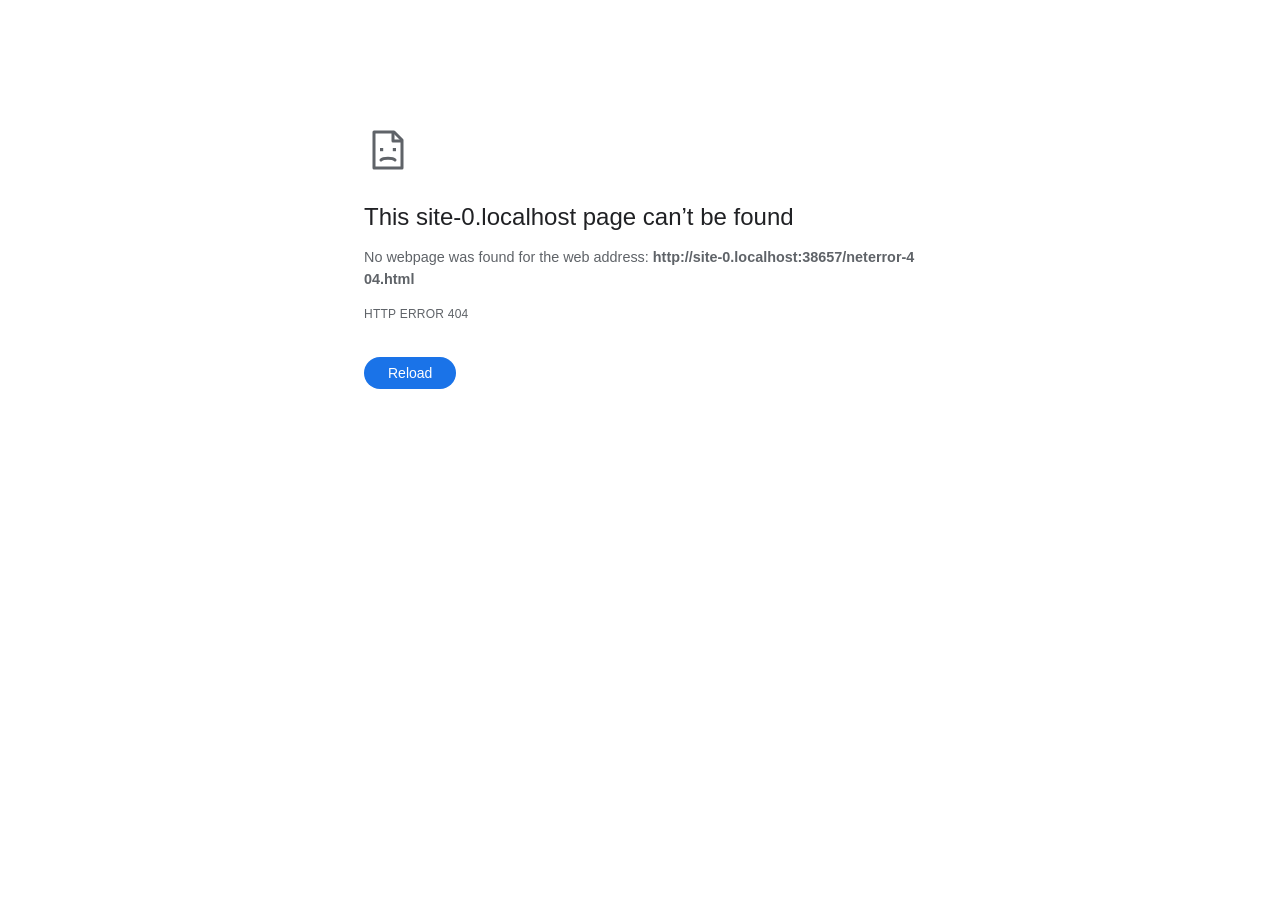
<file: neterror-404.html>
<!DOCTYPE html>
<html lang="en" style="color-scheme: light;">
<head>
  <meta charset="UTF-8" />
  <meta name="viewport" content="width=device-width, initial-scale=1.0" />
  <meta name="robots" content="noindex, nofollow" />
  <title>404 Not Found</title>
  <style>
    * { box-sizing: border-box; }
    html, body {
      margin: 0;
      padding: 0;
      background: #ffffff;
      color: #202124;
      font-family: 'Segoe UI', Roboto, 'Helvetica Neue', Arial, sans-serif;
      -webkit-font-smoothing: antialiased;
    }
    .neterror-wrap {
      max-width: 600px;
      margin: 14vh auto 0;
      padding: 0 24px;
    }
    .neterror-icon {
      width: 48px;
      height: 48px;
      margin-bottom: 24px;
    }
    .neterror-title {
      font-size: 1.5rem;
      font-weight: 500;
      color: #202124;
      margin: 0 0 14px;
      line-height: 1.25;
      word-break: break-word;
    }
    .neterror-desc {
      font-size: 0.9rem;
      color: #5f6368;
      margin: 0 0 16px;
      line-height: 1.55;
    }
    .neterror-desc strong {
      color: #5f6368;
      font-weight: 700;
      word-break: break-all;
    }
    .neterror-code {
      font-size: 0.75rem;
      color: #5f6368;
      letter-spacing: 0.02em;
      margin: 0 0 36px;
      text-transform: uppercase;
    }
    .neterror-btn {
      background: #1a73e8;
      color: #ffffff;
      border: none;
      border-radius: 999px;
      padding: 8px 24px;
      font-size: 0.875rem;
      font-weight: 500;
      cursor: pointer;
      font-family: inherit;
      transition: background 0.15s ease;
    }
    .neterror-btn:hover {
      background: #1557b0;
    }
  </style>
</head>
<body>
  <div class="neterror-wrap">
    <!-- Chromium Sad Document Icon -->
    <svg class="neterror-icon" viewBox="0 0 48 48" fill="none" xmlns="http://www.w3.org/2000/svg" aria-hidden="true">
      <path d="M10 6H30L38 14V42H10V6Z" stroke="#5f6368" stroke-width="3" stroke-linejoin="round"/>
      <path d="M29 6V15H38" stroke="#5f6368" stroke-width="3" stroke-linejoin="round"/>
      <rect x="16" y="22" width="3.2" height="3.2" fill="#5f6368"/>
      <rect x="28.8" y="22" width="3.2" height="3.2" fill="#5f6368"/>
      <path d="M17 34C19.2 31.5 28.8 31.5 31 34" stroke="#5f6368" stroke-width="3" stroke-linecap="round"/>
    </svg>
    <h1 class="neterror-title">This <span id="errHost">website</span> page can’t be found</h1>
    <p class="neterror-desc">No webpage was found for the web address: <strong id="errUrl"></strong></p>
    <div class="neterror-code">HTTP ERROR 404</div>
    <button type="button" class="neterror-btn" onclick="window.location.reload()">Reload</button>
  </div>
  <script>
    (function () {
      var host = window.location.hostname || 'macmoelectronics.netlify.app';
      var href = window.location.href;
      document.title = host + ' — 404';
      var hEl = document.getElementById('errHost');
      var uEl = document.getElementById('errUrl');
      if (hEl) hEl.textContent = host;
      if (uEl) uEl.textContent = href;
    })();
  </script>
</body>
</html>
</file>
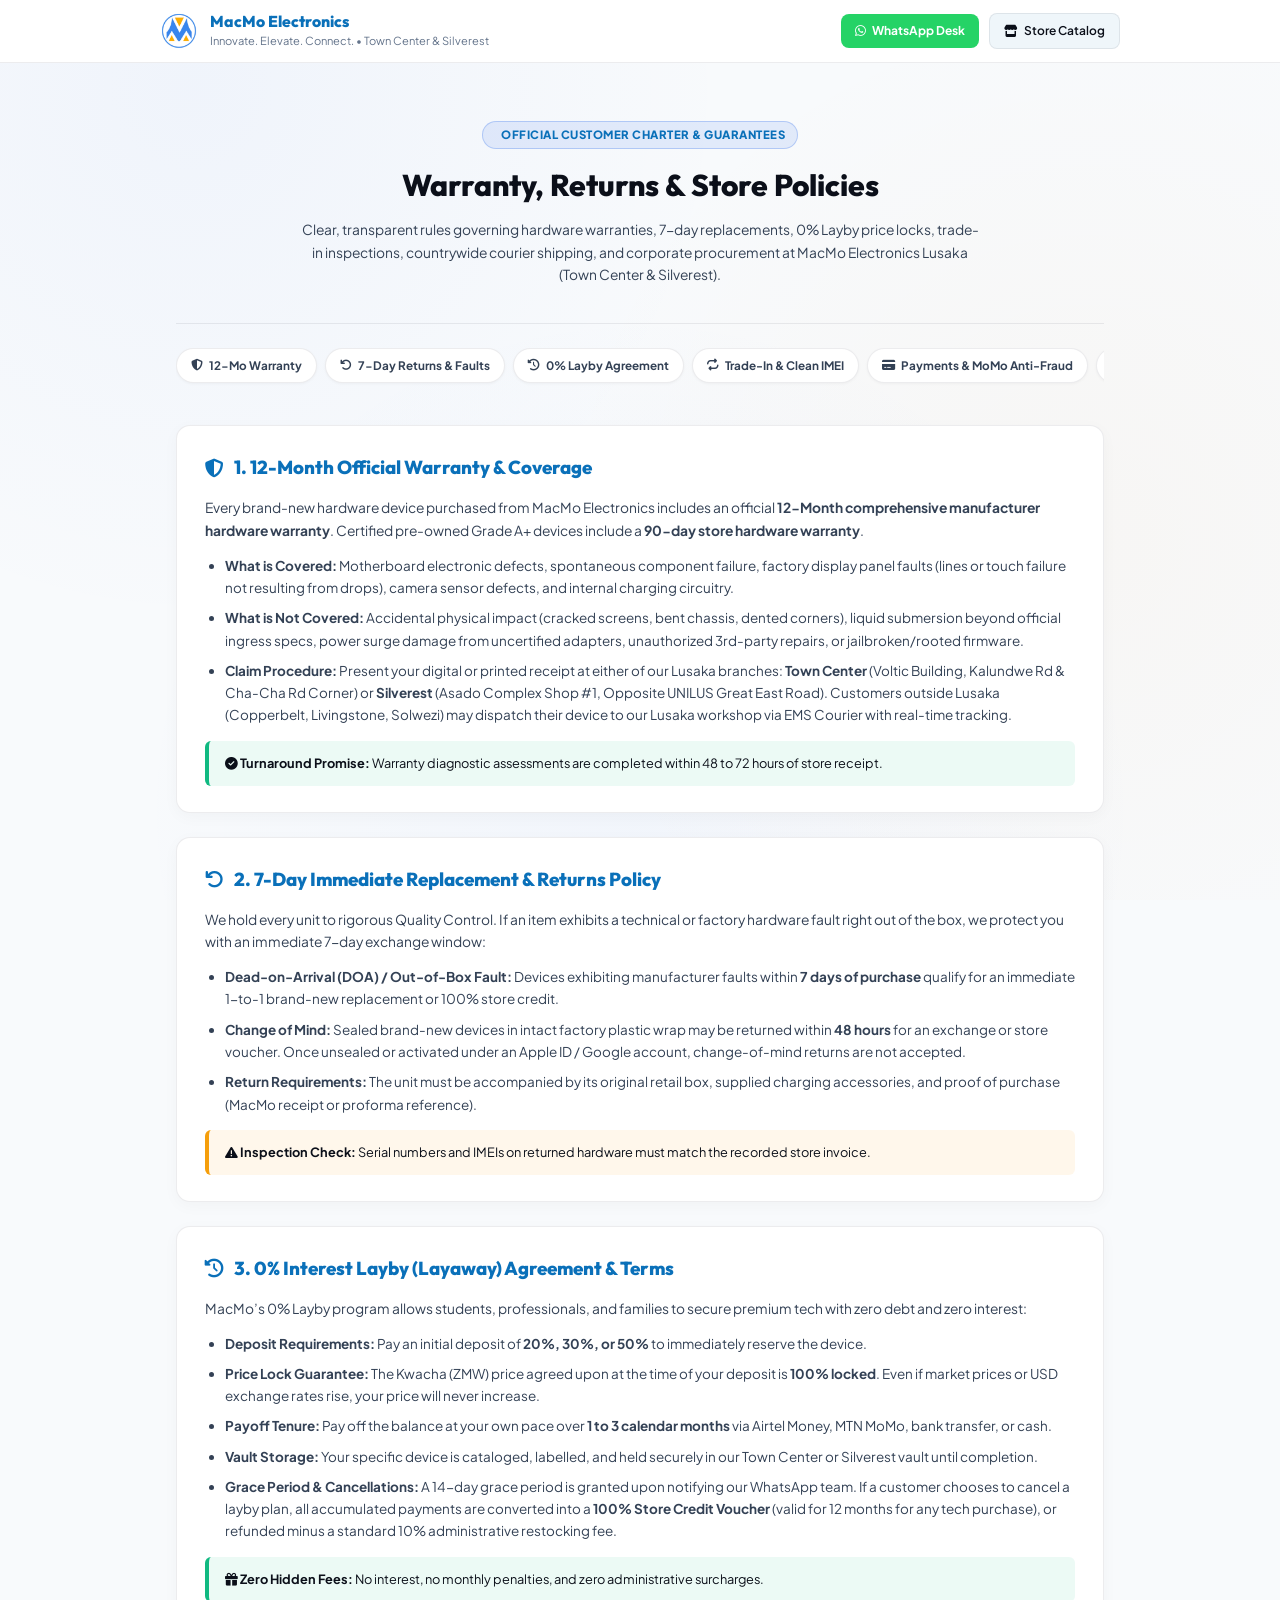
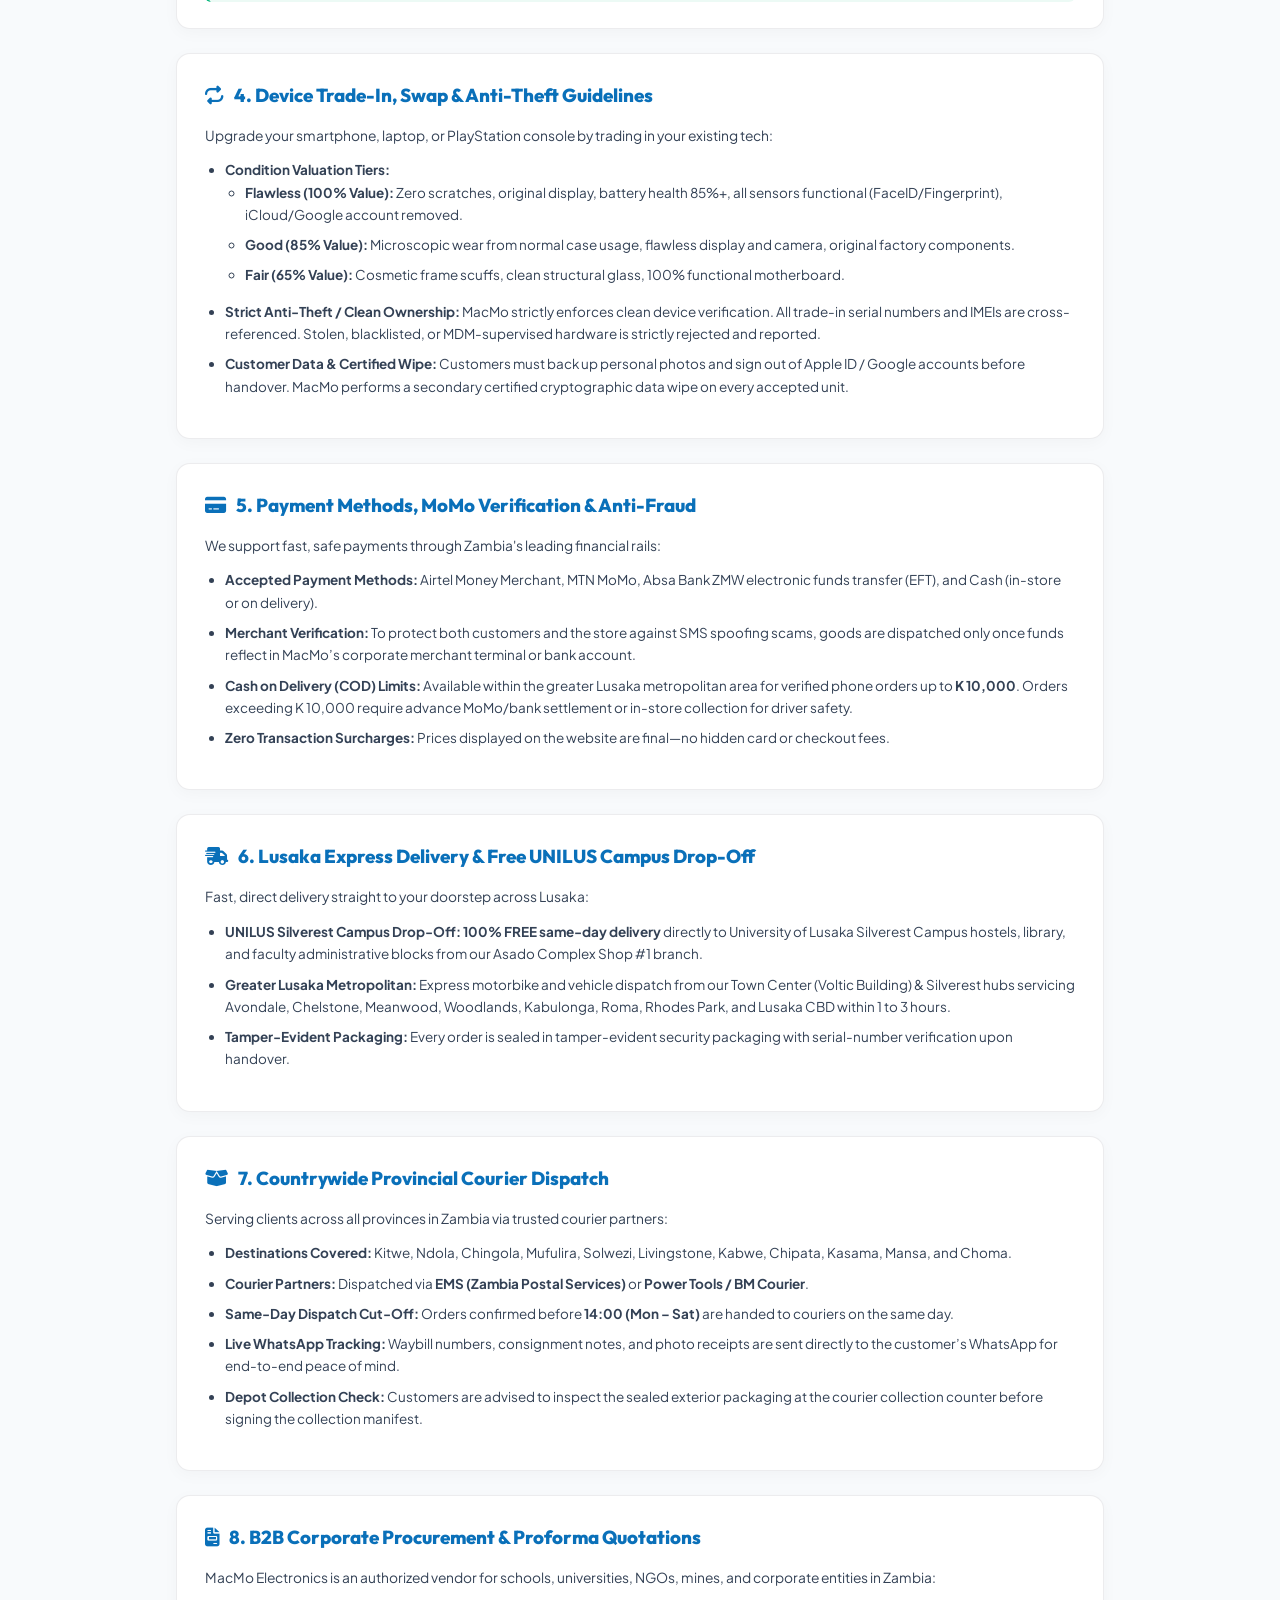
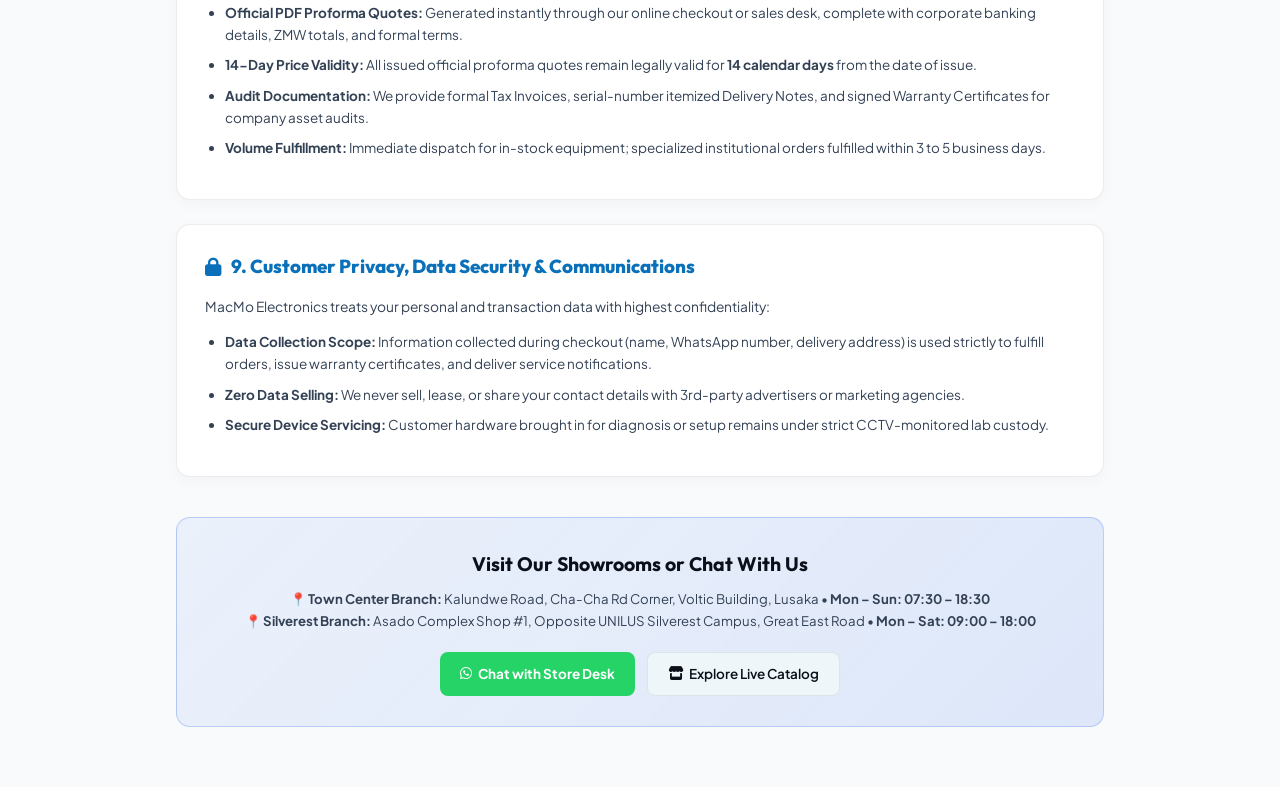
<file: privacy.html>
<!DOCTYPE html>
<html lang="en" data-theme="light">

<head>
  <meta charset="UTF-8" />
  <meta name="viewport" content="width=device-width, initial-scale=1.0" />
  <title>Warranty, Returns, Layby &amp; Store Policies | MacMo Electronics Lusaka</title>
  <meta name="description" content="Official 12-Month Hardware Warranty, 0% Interest Layby Plan, Trade-In Valuation, Delivery &amp; Privacy Policies for MacMo Electronics Lusaka (Town Center &amp; Silverest)." />

  <link rel="icon" type="image/png" href="images/macmo-emblem-official.png" />
  <link rel="preconnect" href="https://fonts.googleapis.com" />
  <link rel="preconnect" href="https://fonts.gstatic.com" crossorigin />
  <link
    href="https://fonts.googleapis.com/css2?family=Outfit:wght@600;700;800&family=Plus+Jakarta+Sans:wght@400;500;600;700&display=swap"
    rel="stylesheet" />
  <link rel="stylesheet" href="https://cdnjs.cloudflare.com/ajax/libs/font-awesome/6.5.1/css/all.min.css" />
  <link rel="stylesheet" href="styles.css?v=14.0" />

  <style>
    body {
      background-color: var(--bg-primary);
      color: var(--text-primary);
      font-family: var(--font-body);
      line-height: 1.65;
      padding-bottom: 60px;
      overflow-x: hidden;
    }

    /* TOP BAR */
    .policy-navbar {
      background: var(--bg-card);
      border-bottom: 1px solid var(--border-subtle);
      position: sticky;
      top: 0;
      z-index: 100;
      backdrop-filter: blur(10px);
      -webkit-backdrop-filter: blur(10px);
      padding: 12px 20px;
    }

    .policy-nav-inner {
      max-width: 960px;
      margin: 0 auto;
      display: flex;
      align-items: center;
      justify-content: space-between;
      gap: 14px;
    }

    .nav-brand-group {
      display: flex;
      align-items: center;
      gap: 12px;
      text-decoration: none;
      color: inherit;
    }

    .nav-emblem {
      width: 38px;
      height: 38px;
      object-fit: contain;
    }

    .nav-brand-text {
      display: flex;
      flex-direction: column;
    }

    .nav-brand-title {
      font-family: var(--font-heading);
      font-size: 1.05rem;
      font-weight: 800;
      color: var(--brand);
      line-height: 1.2;
    }

    .nav-brand-sub {
      font-size: 0.74rem;
      color: var(--text-muted);
    }

    .nav-actions {
      display: flex;
      align-items: center;
      gap: 10px;
    }

    .btn-nav-wa {
      background: #25d366;
      color: #ffffff;
      padding: 7px 14px;
      border-radius: var(--radius-sm);
      font-size: 0.8rem;
      font-weight: 700;
      text-decoration: none;
      display: inline-flex;
      align-items: center;
      gap: 6px;
      transition: all 0.2s;
    }

    .btn-nav-wa:hover {
      background: #1ebd56;
      transform: translateY(-1px);
    }

    .btn-nav-home {
      background: var(--bg-secondary);
      border: 1px solid var(--border-subtle);
      color: var(--text-primary);
      padding: 7px 14px;
      border-radius: var(--radius-sm);
      font-size: 0.8rem;
      font-weight: 600;
      text-decoration: none;
      display: inline-flex;
      align-items: center;
      gap: 6px;
    }

    /* CONTAINER & HERO */
    .policy-container {
      max-width: 960px;
      margin: 30px auto 0;
      padding: 0 16px;
    }

    .policy-hero {
      text-align: center;
      padding: 24px 16px 36px;
      border-bottom: 1px solid var(--border-subtle);
      margin-bottom: 24px;
    }

    .policy-badge {
      display: inline-flex;
      align-items: center;
      gap: 6px;
      background: rgba(37, 99, 235, 0.1);
      border: 1px solid rgba(37, 99, 235, 0.25);
      color: var(--brand);
      font-size: 0.76rem;
      font-weight: 800;
      padding: 4px 12px;
      border-radius: 20px;
      text-transform: uppercase;
      letter-spacing: 0.5px;
      margin-bottom: 12px;
    }

    .policy-hero h1 {
      font-family: var(--font-heading);
      font-size: 2rem;
      font-weight: 800;
      color: var(--text-primary);
      margin-bottom: 8px;
    }

    .policy-hero p {
      color: var(--text-secondary);
      font-size: 0.92rem;
      max-width: 680px;
      margin: 0 auto;
    }

    /* QUICK JUMP PILLS */
    .quick-jump-bar {
      display: flex;
      gap: 8px;
      overflow-x: auto;
      padding-bottom: 14px;
      margin-bottom: 28px;
      -webkit-overflow-scrolling: touch;
      scrollbar-width: none;
    }

    .quick-jump-bar::-webkit-scrollbar {
      display: none;
    }

    .jump-pill {
      background: var(--bg-card);
      border: 1px solid var(--border-subtle);
      color: var(--text-secondary);
      padding: 7px 14px;
      border-radius: 20px;
      font-size: 0.78rem;
      font-weight: 700;
      white-space: nowrap;
      text-decoration: none;
      display: inline-flex;
      align-items: center;
      gap: 6px;
      transition: all 0.2s ease;
      box-shadow: 0 1px 3px rgba(0, 0, 0, 0.04);
    }

    .jump-pill:hover {
      background: var(--brand);
      color: #ffffff;
      border-color: var(--brand);
      transform: translateY(-1px);
    }

    /* POLICY CARDS */
    .policy-card {
      background: var(--bg-card);
      border: 1px solid var(--border-subtle);
      border-radius: var(--radius-md);
      padding: 26px 28px;
      margin-bottom: 24px;
      box-shadow: 0 4px 16px rgba(0, 0, 0, 0.03);
      scroll-margin-top: 80px;
      transition: border-color 0.2s, box-shadow 0.2s;
    }

    .policy-card:hover {
      border-color: rgba(37, 99, 235, 0.3);
      box-shadow: 0 8px 24px rgba(0, 0, 0, 0.06);
    }

    .policy-card h2 {
      font-family: var(--font-heading);
      font-size: 1.25rem;
      font-weight: 800;
      color: var(--brand);
      margin-bottom: 14px;
      display: flex;
      align-items: center;
      gap: 10px;
    }

    .policy-card p {
      font-size: 0.92rem;
      color: var(--text-secondary);
      margin-bottom: 12px;
    }

    .policy-card ul {
      padding-left: 20px;
      margin-bottom: 14px;
    }

    .policy-card li {
      font-size: 0.9rem;
      color: var(--text-secondary);
      margin-bottom: 8px;
    }

    .policy-callout {
      background: rgba(37, 99, 235, 0.05);
      border-left: 4px solid var(--brand);
      border-radius: 6px;
      padding: 12px 16px;
      margin-top: 14px;
      font-size: 0.85rem;
      color: var(--text-primary);
    }

    .policy-callout.warning {
      background: rgba(245, 158, 11, 0.08);
      border-left-color: #f59e0b;
    }

    .policy-callout.success {
      background: rgba(16, 185, 129, 0.08);
      border-left-color: #10b981;
    }

    /* FOOTER CALLOUT */
    .policy-footer-card {
      background: linear-gradient(135deg, rgba(37, 99, 235, 0.06) 0%, rgba(37, 99, 235, 0.12) 100%);
      border: 1px solid rgba(37, 99, 235, 0.25);
      border-radius: var(--radius-md);
      padding: 30px 20px;
      text-align: center;
      margin-top: 40px;
    }

    @media (max-width: 640px) {
      .policy-card {
        padding: 20px 16px;
      }

      .nav-brand-sub {
        display: none;
      }

      .policy-hero h1 {
        font-size: 1.6rem;
      }
    }
  </style>
</head>

<body>

  <!-- TOP BAR -->
  <header class="policy-navbar">
    <div class="policy-nav-inner">
      <a href="/" class="nav-brand-group">
        <img src="images/macmo-emblem-official.png" alt="MacMo" class="nav-emblem" />
        <div class="nav-brand-text">
          <span class="nav-brand-title">MacMo Electronics</span>
          <span class="nav-brand-sub">Innovate. Elevate. Connect. &bull; Town Center &amp; Silverest</span>
        </div>
      </a>
      <div class="nav-actions">
        <a href="https://wa.me/260972756767?text=Hello%20MacMo%20Store!%20I%20have%20a%20question%20regarding%20store%20policies."
          target="_blank" class="btn-nav-wa">
          <i class="fa-brands fa-whatsapp"></i> <span>WhatsApp Desk</span>
        </a>
        <a href="/" class="btn-nav-home">
          <i class="fa-solid fa-store"></i> <span>Store Catalog</span>
        </a>
      </div>
    </div>
  </header>

  <main class="policy-container">
    <!-- HERO HEADER -->
    <div class="policy-hero">
      <div class="policy-badge"><i class="fa-solid fa-shield-check"></i> Official Customer Charter &amp; Guarantees
      </div>
      <h1>Warranty, Returns &amp; Store Policies</h1>
      <p>
        Clear, transparent rules governing hardware warranties, 7-day replacements, 0% Layby price locks, trade-in
        inspections, countrywide courier shipping, and corporate procurement at MacMo Electronics Lusaka (Town Center
        &amp; Silverest).
      </p>
    </div>

    <!-- QUICK JUMP PILLS -->
    <div class="quick-jump-bar">
      <a href="#warranty" class="jump-pill"><i class="fa-solid fa-shield-halved"></i> 12-Mo Warranty</a>
      <a href="#returns" class="jump-pill"><i class="fa-solid fa-arrow-rotate-left"></i> 7-Day Returns &amp; Faults</a>
      <a href="#layby" class="jump-pill"><i class="fa-solid fa-clock-rotate-left"></i> 0% Layby Agreement</a>
      <a href="#trade-in" class="jump-pill"><i class="fa-solid fa-repeat"></i> Trade-In &amp; Clean IMEI</a>
      <a href="#payments" class="jump-pill"><i class="fa-solid fa-credit-card"></i> Payments &amp; MoMo Anti-Fraud</a>
      <a href="#delivery" class="jump-pill"><i class="fa-solid fa-truck-fast"></i> UNILUS &amp; Lusaka Delivery</a>
      <a href="#courier" class="jump-pill"><i class="fa-solid fa-box-open"></i> Countrywide Courier</a>
      <a href="#corporate" class="jump-pill"><i class="fa-solid fa-file-invoice"></i> Corporate &amp; Proformas</a>
      <a href="#privacy" class="jump-pill"><i class="fa-solid fa-lock"></i> Privacy &amp; Data Security</a>
    </div>

    <!-- 1. WARRANTY -->
    <section class="policy-card" id="warranty">
      <h2><i class="fa-solid fa-shield-halved"></i> 1. 12-Month Official Warranty &amp; Coverage</h2>
      <p>
        Every brand-new hardware device purchased from MacMo Electronics includes an official <strong>12-Month
          comprehensive manufacturer hardware warranty</strong>. Certified pre-owned Grade A+ devices include a
        <strong>90-day store hardware warranty</strong>.
      </p>
      <ul>
        <li><strong>What is Covered:</strong> Motherboard electronic defects, spontaneous component failure, factory
          display panel faults (lines or touch failure not resulting from drops), camera sensor defects, and internal
          charging circuitry.</li>
        <li><strong>What is Not Covered:</strong> Accidental physical impact (cracked screens, bent chassis, dented
          corners), liquid submersion beyond official ingress specs, power surge damage from uncertified adapters,
          unauthorized 3rd-party repairs, or jailbroken/rooted firmware.</li>
        <li><strong>Claim Procedure:</strong> Present your digital or printed receipt at either of our Lusaka branches:
          <strong>Town Center</strong> (Voltic Building, Kalundwe Rd &amp; Cha-Cha Rd Corner) or
          <strong>Silverest</strong> (Asado Complex Shop #1, Opposite UNILUS Great East Road). Customers outside Lusaka
          (Copperbelt, Livingstone, Solwezi) may dispatch their device to our Lusaka workshop via EMS Courier with
          real-time tracking.</li>
      </ul>
      <div class="policy-callout success">
        <i class="fa-solid fa-circle-check"></i> <strong>Turnaround Promise:</strong> Warranty diagnostic assessments
        are completed within 48 to 72 hours of store receipt.
      </div>
    </section>

    <!-- 2. 7-DAY RETURNS & REPLACEMENTS -->
    <section class="policy-card" id="returns">
      <h2><i class="fa-solid fa-arrow-rotate-left"></i> 2. 7-Day Immediate Replacement &amp; Returns Policy</h2>
      <p>
        We hold every unit to rigorous Quality Control. If an item exhibits a technical or factory hardware fault right
        out of the box, we protect you with an immediate 7-day exchange window:
      </p>
      <ul>
        <li><strong>Dead-on-Arrival (DOA) / Out-of-Box Fault:</strong> Devices exhibiting manufacturer faults within
          <strong>7 days of purchase</strong> qualify for an immediate 1-to-1 brand-new replacement or 100% store
          credit.</li>
        <li><strong>Change of Mind:</strong> Sealed brand-new devices in intact factory plastic wrap may be returned
          within <strong>48 hours</strong> for an exchange or store voucher. Once unsealed or activated under an Apple
          ID / Google account, change-of-mind returns are not accepted.</li>
        <li><strong>Return Requirements:</strong> The unit must be accompanied by its original retail box, supplied
          charging accessories, and proof of purchase (MacMo receipt or proforma reference).</li>
      </ul>
      <div class="policy-callout warning">
        <i class="fa-solid fa-triangle-exclamation"></i> <strong>Inspection Check:</strong> Serial numbers and IMEIs on
        returned hardware must match the recorded store invoice.
      </div>
    </section>

    <!-- 3. 0% LAYBY AGREEMENT -->
    <section class="policy-card" id="layby">
      <h2><i class="fa-solid fa-clock-rotate-left"></i> 3. 0% Interest Layby (Layaway) Agreement &amp; Terms</h2>
      <p>
        MacMo’s 0% Layby program allows students, professionals, and families to secure premium tech with zero debt and
        zero interest:
      </p>
      <ul>
        <li><strong>Deposit Requirements:</strong> Pay an initial deposit of <strong>20%, 30%, or 50%</strong> to
          immediately reserve the device.</li>
        <li><strong>Price Lock Guarantee:</strong> The Kwacha (ZMW) price agreed upon at the time of your deposit is
          <strong>100% locked</strong>. Even if market prices or USD exchange rates rise, your price will never
          increase.</li>
        <li><strong>Payoff Tenure:</strong> Pay off the balance at your own pace over <strong>1 to 3 calendar
            months</strong> via Airtel Money, MTN MoMo, bank transfer, or cash.</li>
        <li><strong>Vault Storage:</strong> Your specific device is cataloged, labelled, and held securely in our Town
          Center or Silverest vault until completion.</li>
        <li><strong>Grace Period &amp; Cancellations:</strong> A 14-day grace period is granted upon notifying our
          WhatsApp team. If a customer chooses to cancel a layby plan, all accumulated payments are converted into a
          <strong>100% Store Credit Voucher</strong> (valid for 12 months for any tech purchase), or refunded minus a
          standard 10% administrative restocking fee.</li>
      </ul>
      <div class="policy-callout success">
        <i class="fa-solid fa-gift"></i> <strong>Zero Hidden Fees:</strong> No interest, no monthly penalties, and zero
        administrative surcharges.
      </div>
    </section>

    <!-- 4. TRADE-IN & ANTI-THEFT -->
    <section class="policy-card" id="trade-in">
      <h2><i class="fa-solid fa-repeat"></i> 4. Device Trade-In, Swap &amp; Anti-Theft Guidelines</h2>
      <p>
        Upgrade your smartphone, laptop, or PlayStation console by trading in your existing tech:
      </p>
      <ul>
        <li><strong>Condition Valuation Tiers:</strong>
          <ul>
            <li><strong>Flawless (100% Value):</strong> Zero scratches, original display, battery health 85%+, all
              sensors functional (FaceID/Fingerprint), iCloud/Google account removed.</li>
            <li><strong>Good (85% Value):</strong> Microscopic wear from normal case usage, flawless display and camera,
              original factory components.</li>
            <li><strong>Fair (65% Value):</strong> Cosmetic frame scuffs, clean structural glass, 100% functional
              motherboard.</li>
          </ul>
        </li>
        <li><strong>Strict Anti-Theft / Clean Ownership:</strong> MacMo strictly enforces clean device verification. All
          trade-in serial numbers and IMEIs are cross-referenced. Stolen, blacklisted, or MDM-supervised hardware is
          strictly rejected and reported.</li>
        <li><strong>Customer Data &amp; Certified Wipe:</strong> Customers must back up personal photos and sign out of
          Apple ID / Google accounts before handover. MacMo performs a secondary certified cryptographic data wipe on
          every accepted unit.</li>
      </ul>
    </section>

    <!-- 5. PAYMENTS & ANTI-FRAUD -->
    <section class="policy-card" id="payments">
      <h2><i class="fa-solid fa-credit-card"></i> 5. Payment Methods, MoMo Verification &amp; Anti-Fraud</h2>
      <p>
        We support fast, safe payments through Zambia's leading financial rails:
      </p>
      <ul>
        <li><strong>Accepted Payment Methods:</strong> Airtel Money Merchant, MTN MoMo, Absa Bank ZMW electronic funds
          transfer (EFT), and Cash (in-store or on delivery).</li>
        <li><strong>Merchant Verification:</strong> To protect both customers and the store against SMS spoofing scams,
          goods are dispatched only once funds reflect in MacMo’s corporate merchant terminal or bank account.</li>
        <li><strong>Cash on Delivery (COD) Limits:</strong> Available within the greater Lusaka metropolitan area for
          verified phone orders up to <strong>K 10,000</strong>. Orders exceeding K 10,000 require advance MoMo/bank
          settlement or in-store collection for driver safety.</li>
        <li><strong>Zero Transaction Surcharges:</strong> Prices displayed on the website are final—no hidden card or
          checkout fees.</li>
      </ul>
    </section>

    <!-- 6. LUSAKA DELIVERY & CAMPUS PERKS -->
    <section class="policy-card" id="delivery">
      <h2><i class="fa-solid fa-truck-fast"></i> 6. Lusaka Express Delivery &amp; Free UNILUS Campus Drop-Off</h2>
      <p>
        Fast, direct delivery straight to your doorstep across Lusaka:
      </p>
      <ul>
        <li><strong>UNILUS Silverest Campus Drop-Off:</strong> <strong>100% FREE same-day delivery</strong> directly to
          University of Lusaka Silverest Campus hostels, library, and faculty administrative blocks from our Asado
          Complex Shop #1 branch.</li>
        <li><strong>Greater Lusaka Metropolitan:</strong> Express motorbike and vehicle dispatch from our Town Center
          (Voltic Building) &amp; Silverest hubs servicing Avondale, Chelstone, Meanwood, Woodlands, Kabulonga, Roma,
          Rhodes Park, and Lusaka CBD within 1 to 3 hours.</li>
        <li><strong>Tamper-Evident Packaging:</strong> Every order is sealed in tamper-evident security packaging with
          serial-number verification upon handover.</li>
      </ul>
    </section>

    <!-- 7. COUNTRYWIDE SHIPPING -->
    <section class="policy-card" id="courier">
      <h2><i class="fa-solid fa-box-open"></i> 7. Countrywide Provincial Courier Dispatch</h2>
      <p>
        Serving clients across all provinces in Zambia via trusted courier partners:
      </p>
      <ul>
        <li><strong>Destinations Covered:</strong> Kitwe, Ndola, Chingola, Mufulira, Solwezi, Livingstone, Kabwe,
          Chipata, Kasama, Mansa, and Choma.</li>
        <li><strong>Courier Partners:</strong> Dispatched via <strong>EMS (Zambia Postal Services)</strong> or
          <strong>Power Tools / BM Courier</strong>.</li>
        <li><strong>Same-Day Dispatch Cut-Off:</strong> Orders confirmed before <strong>14:00 (Mon – Sat)</strong> are
          handed to couriers on the same day.</li>
        <li><strong>Live WhatsApp Tracking:</strong> Waybill numbers, consignment notes, and photo receipts are sent
          directly to the customer’s WhatsApp for end-to-end peace of mind.</li>
        <li><strong>Depot Collection Check:</strong> Customers are advised to inspect the sealed exterior packaging at
          the courier collection counter before signing the collection manifest.</li>
      </ul>
    </section>

    <!-- 8. CORPORATE & PROFORMAS -->
    <section class="policy-card" id="corporate">
      <h2><i class="fa-solid fa-file-invoice"></i> 8. B2B Corporate Procurement &amp; Proforma Quotations</h2>
      <p>
        MacMo Electronics is an authorized vendor for schools, universities, NGOs, mines, and corporate entities in
        Zambia:
      </p>
      <ul>
        <li><strong>Official PDF Proforma Quotes:</strong> Generated instantly through our online checkout or sales
          desk, complete with corporate banking details, ZMW totals, and formal terms.</li>
        <li><strong>14-Day Price Validity:</strong> All issued official proforma quotes remain legally valid for
          <strong>14 calendar days</strong> from the date of issue.</li>
        <li><strong>Audit Documentation:</strong> We provide formal Tax Invoices, serial-number itemized Delivery Notes,
          and signed Warranty Certificates for company asset audits.</li>
        <li><strong>Volume Fulfillment:</strong> Immediate dispatch for in-stock equipment; specialized institutional
          orders fulfilled within 3 to 5 business days.</li>
      </ul>
    </section>

    <!-- 9. PRIVACY & DATA SECURITY -->
    <section class="policy-card" id="privacy">
      <h2><i class="fa-solid fa-lock"></i> 9. Customer Privacy, Data Security &amp; Communications</h2>
      <p>
        MacMo Electronics treats your personal and transaction data with highest confidentiality:
      </p>
      <ul>
        <li><strong>Data Collection Scope:</strong> Information collected during checkout (name, WhatsApp number,
          delivery address) is used strictly to fulfill orders, issue warranty certificates, and deliver service
          notifications.</li>
        <li><strong>Zero Data Selling:</strong> We never sell, lease, or share your contact details with 3rd-party
          advertisers or marketing agencies.</li>
        <li><strong>Secure Device Servicing:</strong> Customer hardware brought in for diagnosis or setup remains under
          strict CCTV-monitored lab custody.</li>
      </ul>
    </section>

    <!-- FOOTER CARD -->
    <div class="policy-footer-card">
      <h3 style="font-family: var(--font-heading); font-size: 1.3rem; margin-bottom: 8px;">Visit Our Showrooms or Chat
        With Us</h3>
      <p style="font-size: 0.88rem; color: var(--text-secondary); margin-bottom: 20px; line-height: 1.65;">
        📍 <strong>Town Center Branch:</strong> Kalundwe Road, Cha-Cha Rd Corner, Voltic Building, Lusaka &bull;
        <strong>Mon – Sun: 07:30 – 18:30</strong><br>
        📍 <strong>Silverest Branch:</strong> Asado Complex Shop #1, Opposite UNILUS Silverest Campus, Great East Road
        &bull; <strong>Mon – Sat: 09:00 – 18:00</strong>
      </p>
      <div style="display: flex; gap: 12px; justify-content: center; flex-wrap: wrap;">
        <a href="https://wa.me/260972756767?text=Hello%20MacMo!%20I%20have%20a%20question%20about%20your%20policies."
          target="_blank" class="btn-nav-wa" style="padding: 10px 20px; font-size: 0.9rem;">
          <i class="fa-brands fa-whatsapp"></i> Chat with Store Desk
        </a>
        <a href="/" class="btn-nav-home" style="padding: 10px 20px; font-size: 0.9rem;">
          <i class="fa-solid fa-store"></i> Explore Live Catalog
        </a>
      </div>
    </div>
  </main>

</body>

</html>
</file>
<file: styles.css>
/* ==========================================================================
   MACMO ELECTRONICS — ONETECH MODERN ELECTRONICS DESIGN SYSTEM
   Inspired by Colorlib OneTech Retail Architecture & Mobile-First Clarity
   Refined Scale • Proportional Typography • 2-Column Mobile Precision
   ========================================================================== */

:root {
  /* LIGHT TECH LUXURY (DEFAULT) */
  --bg-primary: #f8fafc;
  --bg-secondary: #f1f5f9;
  --bg-card: #ffffff;
  --bg-card-hover: #ffffff;
  --bg-glass: rgba(255, 255, 255, 0.94);

  --brand: #2563eb;
  --brand-hover: #1d4ed8;
  --brand-light: #eff6ff;
  --brand-gradient: linear-gradient(135deg, #3b82f6 0%, #2563eb 50%, #1d4ed8 100%);
  --brand-glow: rgba(37, 99, 235, 0.16);
  --brand-glow-intense: rgba(37, 99, 235, 0.32);

  --gold-primary: #d97706;
  --gold-light: #fef3c7;
  --gold-champagne: #b45309;
  --gold-gradient: linear-gradient(135deg, #f59e0b 0%, #d97706 50%, #b45309 100%);

  --emerald-accent: #059669;
  --whatsapp-green: #25d366;
  --whatsapp-hover: #1ebd56;

  --text-primary: #0b0f19;
  --text-secondary: #334155;
  --text-muted: #64748b;
  --text-brand: #2563eb;
  --text-gold: #b45309;

  --border-subtle: rgba(15, 23, 42, 0.08);
  --border-medium: rgba(37, 99, 235, 0.22);
  --border-highlight: rgba(37, 99, 235, 0.55);

  --font-heading: 'Outfit', -apple-system, BlinkMacSystemFont, sans-serif;
  --font-body: 'Plus Jakarta Sans', system-ui, -apple-system, sans-serif;

  --radius-xs: 6px;
  --radius-sm: 8px;
  --radius-md: 14px;
  --radius-lg: 20px;
  --radius-full: 9999px;

  --transition-fast: 0.2s cubic-bezier(0.16, 1, 0.3, 1);
  --transition-smooth: 0.35s cubic-bezier(0.16, 1, 0.3, 1);

  --shadow-card: 0 4px 18px rgba(15, 23, 42, 0.05), 0 1px 3px rgba(15, 23, 42, 0.03);
  --shadow-card-hover: 0 12px 30px rgba(15, 23, 42, 0.09), 0 0 16px rgba(37, 99, 235, 0.18);
  --shadow-brand: 0 6px 18px rgba(37, 99, 235, 0.25);

  --nav-height: 56px;
}

/* Dark mode removed — Locked to Single Light Luxury Theme */
.theme-toggle-btn {
  display: none !important;
}

/* Reset & Base Styles */
*,
*::before,
*::after {
  box-sizing: border-box;
  margin: 0;
  padding: 0;
}

html {
  scroll-behavior: smooth;
  font-size: 15px;
  color-scheme: light;
}

body {
  background-color: var(--bg-primary);
  color: var(--text-primary);
  font-family: var(--font-body);
  line-height: 1.55;
  overflow-x: hidden;
  -webkit-font-smoothing: antialiased;
  background-image:
    radial-gradient(circle at 15% 10%, rgba(37, 99, 235, 0.04) 0%, transparent 40%),
    radial-gradient(circle at 85% 60%, rgba(217, 119, 6, 0.03) 0%, transparent 45%),
    radial-gradient(circle at 50% 90%, rgba(37, 99, 235, 0.03) 0%, transparent 50%);
  background-attachment: fixed;
}

a {
  color: inherit;
  text-decoration: none;
}

button,
input,
select,
textarea {
  font-family: inherit;
  font-size: inherit;
  color-scheme: light;
}

input::placeholder,
textarea::placeholder {
  color: #64748b;
  opacity: 1;
}

img {
  max-width: 100%;
  height: auto;
  display: block;
}

.container {
  width: 100%;
  max-width: 1280px;
  margin: 0 auto;
  padding: 0 20px;
}

.section {
  padding: 56px 0;
}

/* Scroll Progress Bar (From Home of Beautiful Scents) */
.scroll-progress-bar {
  position: fixed;
  top: 0;
  left: 0;
  height: 3px;
  background: var(--brand-gradient);
  z-index: 99999;
  width: 0%;
  transition: width 0.1s linear;
}

/* Luxury Brand Preloader (From Home of Beautiful Scents) */
.site-preloader {
  position: fixed;
  inset: 0;
  background-color: var(--bg-primary);
  z-index: 99999;
  display: flex;
  align-items: center;
  justify-content: center;
  transition: opacity 0.45s ease, visibility 0.45s ease;
}

.site-preloader.fade-out {
  opacity: 0;
  visibility: hidden;
  pointer-events: none;
}

.preloader-content {
  text-align: center;
  display: flex;
  flex-direction: column;
  align-items: center;
}

.preloader-emblem-wrap {
  position: relative;
  width: 86px;
  height: 86px;
  margin-bottom: 18px;
}

.preloader-emblem {
  width: 100%;
  height: 100%;
  object-fit: contain;
  border-radius: 50%;
  border: 2px solid var(--brand);
  box-shadow: 0 0 25px rgba(37, 99, 235, 0.4);
  animation: emblemPulse 2.2s ease-in-out infinite;
}

.preloader-spinner-ring {
  position: absolute;
  inset: -6px;
  border: 2px solid transparent;
  border-top-color: var(--brand);
  border-right-color: var(--gold-primary);
  border-radius: 50%;
  animation: spin 1.2s linear infinite;
}

.preloader-brand-title {
  font-family: var(--font-heading);
  font-size: 1.25rem;
  letter-spacing: 2px;
  color: var(--brand);
  margin-bottom: 4px;
  text-transform: uppercase;
  font-weight: 800;
}

.preloader-tagline {
  font-size: 0.74rem;
  letter-spacing: 2px;
  color: var(--text-muted);
  text-transform: uppercase;
  font-weight: 600;
}

@keyframes spin {
  to {
    transform: rotate(360deg);
  }
}

@keyframes emblemPulse {

  0%,
  100% {
    transform: scale(0.96);
    filter: drop-shadow(0 0 8px rgba(37, 99, 235, 0.3));
  }

  50% {
    transform: scale(1.04);
    filter: drop-shadow(0 0 20px rgba(37, 99, 235, 0.6));
  }
}

/* Announcement Bar */
.announcement-bar {
  background: #090d16;
  border-bottom: 1px solid rgba(255, 255, 255, 0.08);
  padding: 6px 16px;
  font-size: 0.76rem;
  text-align: center;
  position: relative;
  z-index: 100;
  color: #94a3b8;
}

.announcement-inner {
  max-width: 1280px;
  margin: 0 auto;
  display: flex;
  align-items: center;
  justify-content: center;
  gap: 14px;
  flex-wrap: wrap;
}

.announcement-inner strong {
  color: #ffffff;
}

.announcement-divider {
  color: rgba(255, 255, 255, 0.2);
}

.announcement-contact {
  color: #4ade80;
  font-weight: 700;
  display: inline-flex;
  align-items: center;
  gap: 5px;
}

/* Site Header */
.site-header {
  position: sticky;
  top: 0;
  z-index: 1000;
  background: var(--bg-glass);
  backdrop-filter: blur(18px);
  -webkit-backdrop-filter: blur(18px);
  border-bottom: 1px solid var(--border-subtle);
  transition: background 0.3s ease;
  height: var(--nav-height);
}

.header-inner {
  height: 100%;
  display: flex;
  align-items: center;
  justify-content: space-between;
  gap: 24px;
}

.brand-link {
  display: flex;
  align-items: center;
  gap: 12px;
  flex-shrink: 0;
  min-width: max-content;
  text-decoration: none;
}

.brand-logo-img {
  width: 42px;
  height: 42px;
  object-fit: contain;
  flex-shrink: 0;
}

.brand-text-block {
  display: flex;
  flex-direction: column;
  flex-shrink: 0;
}

.brand-name {
  font-family: var(--font-heading);
  font-size: 1.22rem;
  font-weight: 800;
  letter-spacing: -0.02em;
  color: var(--brand);
  line-height: 1.1;
  white-space: nowrap;
}

.brand-sub {
  font-size: 0.62rem;
  letter-spacing: 1.5px;
  color: var(--gold-champagne);
  text-transform: uppercase;
  font-weight: 700;
  white-space: nowrap;
}

.site-nav {
  display: flex;
  align-items: center;
  gap: 18px;
  flex-shrink: 0;
}

.nav-link {
  font-size: 0.84rem;
  font-weight: 600;
  color: var(--text-secondary);
  transition: color var(--transition-fast);
  position: relative;
  padding: 6px 0;
  white-space: nowrap;
}

.nav-link::after {
  content: '';
  position: absolute;
  bottom: -2px;
  left: 0;
  width: 0%;
  height: 2px;
  background: var(--brand-gradient);
  transition: width var(--transition-fast);
}

.nav-link:hover,
.nav-link.active {
  color: var(--brand);
}

.nav-link:hover::after,
.nav-link.active::after {
  width: 100%;
}

.nav-link.highlight {
  color: var(--gold-champagne);
  font-weight: 700;
}

.header-actions {
  display: flex;
  align-items: center;
  gap: 8px;
  flex-shrink: 0;
}

.action-btn {
  position: relative;
  width: 36px;
  height: 36px;
  border-radius: var(--radius-full);
  background: transparent;
  border: none;
  color: var(--text-secondary);
  display: flex;
  align-items: center;
  justify-content: center;
  font-size: 0.95rem;
  cursor: pointer;
  transition: all var(--transition-fast);
}

.action-btn:hover {
  background: var(--brand-light);
  color: var(--brand);
}

.action-badge {
  position: absolute;
  top: 2px;
  right: 2px;
  background: var(--brand);
  color: #ffffff;
  font-size: 0.6rem;
  font-weight: 800;
  width: 17px;
  height: 17px;
  border-radius: 50%;
  display: flex;
  align-items: center;
  justify-content: center;
  border: 2px solid #ffffff;
}

/* dark override disabled */

.theme-toggle-btn {
  width: 36px;
  height: 36px;
  border-radius: var(--radius-full);
  background: transparent;
  border: 1px solid var(--border-subtle);
  color: var(--text-primary);
  display: flex;
  align-items: center;
  justify-content: center;
  font-size: 1rem;
  cursor: pointer;
  transition: all var(--transition-fast);
}

.theme-toggle-btn:hover {
  border-color: var(--brand);
  background: var(--brand-light);
}

.btn-header-wa {
  display: inline-flex;
  align-items: center;
  gap: 6px;
  background: linear-gradient(135deg, #25d366 0%, #15803d 100%);
  color: #ffffff;
  padding: 7px 16px;
  border-radius: var(--radius-full);
  font-size: 0.8rem;
  font-weight: 700;
  box-shadow: 0 4px 12px rgba(37, 211, 102, 0.3);
  transition: transform var(--transition-fast);
  white-space: nowrap;
}

.btn-header-wa:hover {
  transform: translateY(-2px);
}

.mobile-menu-btn {
  display: none;
  background: transparent;
  border: 1px solid var(--border-subtle);
  color: var(--text-primary);
  padding: 6px 10px;
  border-radius: var(--radius-sm);
  cursor: pointer;
  font-size: 1rem;
}

/* Mobile Nav Drawer */
.mobile-nav-drawer {
  display: none;
  position: fixed;
  top: var(--nav-height);
  left: 0;
  width: 100%;
  max-height: calc(100vh - var(--nav-height));
  overflow-y: auto;
  background: var(--bg-glass);
  backdrop-filter: blur(20px);
  -webkit-backdrop-filter: blur(20px);
  border-bottom: 1px solid var(--border-subtle);
  box-shadow: 0 16px 36px rgba(0, 0, 0, 0.15);
  padding: 14px 18px 24px;
  z-index: 999;
}

.mobile-nav-drawer.open {
  display: flex;
  flex-direction: column;
  gap: 6px;
  animation: slideDrawerDown 0.22s ease forwards;
}

@keyframes slideDrawerDown {
  from {
    opacity: 0;
    transform: translateY(-8px);
  }

  to {
    opacity: 1;
    transform: translateY(0);
  }
}

.mobile-nav-link {
  display: flex;
  align-items: center;
  justify-content: space-between;
  padding: 10px 14px;
  font-size: 0.88rem;
  font-weight: 600;
  color: var(--text-primary);
  background: var(--bg-card);
  border: 1px solid var(--border-subtle);
  border-radius: var(--radius-sm);
  transition: all var(--transition-fast);
}

.mobile-nav-link span {
  display: flex;
  align-items: center;
  gap: 10px;
}

.mobile-nav-link span i {
  color: var(--brand);
  width: 16px;
  text-align: center;
}

.mobile-nav-link:hover {
  background: var(--brand-light);
  color: var(--brand);
}

.mobile-nav-link.highlight {
  background: var(--gold-light);
  color: var(--gold-champagne);
  border-color: rgba(217, 119, 6, 0.3);
}

.mobile-nav-link.highlight span i {
  color: var(--gold-champagne);
}

.mobile-nav-link.wa-direct-link {
  background: rgba(37, 211, 102, 0.12);
  border-color: rgba(37, 211, 102, 0.35);
  color: var(--whatsapp-green);
  font-weight: 700;
}

.mobile-nav-link.wa-direct-link span i {
  color: var(--whatsapp-green);
}

/* ==========================================================================
   3. HERO SHOWCASE SECTION (2-Column with Floating Badges)
   ========================================================================== */
.hero-section {
  position: relative;
  padding: 44px 20px 48px;
  display: flex;
  align-items: center;
  overflow: hidden;
  border-bottom: 1px solid var(--border-subtle);
}

.hero-ambient-glow {
  position: absolute;
  top: 10%;
  right: 12%;
  width: 480px;
  height: 480px;
  background: radial-gradient(circle, rgba(37, 99, 235, 0.12) 0%, rgba(217, 119, 6, 0.04) 45%, transparent 70%);
  filter: blur(70px);
  pointer-events: none;
  z-index: 1;
}

.hero-inner {
  display: grid;
  grid-template-columns: 1.15fr 0.85fr;
  align-items: center;
  gap: 40px;
  position: relative;
  z-index: 2;
  width: 100%;
}

.hero-content {
  display: flex;
  flex-direction: column;
  gap: 16px;
}

.badge-live-status {
  display: inline-flex;
  align-items: center;
  gap: 8px;
  background: rgba(16, 185, 129, 0.12);
  border: 1px solid rgba(16, 185, 129, 0.35);
  color: var(--emerald-accent);
  padding: 5px 12px;
  border-radius: var(--radius-full);
  font-size: 0.76rem;
  font-weight: 700;
  width: fit-content;
}

/* dark override disabled */

.status-dot {
  width: 7px;
  height: 7px;
  background-color: var(--emerald-accent);
  border-radius: 50%;
  box-shadow: 0 0 6px var(--emerald-accent);
  animation: pulseDot 2s infinite;
}

@keyframes pulseDot {

  0%,
  100% {
    opacity: 1;
    transform: scale(1);
  }

  50% {
    opacity: 0.4;
    transform: scale(0.85);
  }
}

.hero-title {
  font-family: var(--font-heading);
  font-size: clamp(2rem, 3.4vw, 2.9rem);
  font-weight: 800;
  line-height: 1.18;
  letter-spacing: -0.025em;
  color: var(--text-primary);
}

.hero-title-highlight {
  background: var(--brand-gradient);
  -webkit-background-clip: text;
  -webkit-text-fill-color: transparent;
  display: block;
}

.hero-subtitle {
  font-size: clamp(0.9rem, 1.2vw, 1rem);
  color: var(--text-secondary);
  line-height: 1.6;
  max-width: 560px;
}

.hero-cta-group {
  display: flex;
  align-items: center;
  gap: 12px;
  flex-wrap: wrap;
  margin-top: 4px;
}

.btn-primary-tech {
  background: var(--brand-gradient);
  color: #ffffff;
  padding: 12px 24px;
  border-radius: var(--radius-full);
  font-weight: 700;
  font-size: 0.88rem;
  display: inline-flex;
  align-items: center;
  gap: 8px;
  box-shadow: var(--shadow-brand);
  transition: transform var(--transition-fast), box-shadow var(--transition-fast);
  border: none;
  cursor: pointer;
}

.btn-primary-tech:hover {
  transform: translateY(-2px);
  box-shadow: 0 8px 24px rgba(37, 99, 235, 0.4);
}

.btn-secondary-trade {
  background: var(--bg-card);
  border: 1px solid var(--border-medium);
  color: var(--text-primary);
  padding: 12px 24px;
  border-radius: var(--radius-full);
  font-weight: 700;
  font-size: 0.88rem;
  display: inline-flex;
  align-items: center;
  gap: 8px;
  transition: all var(--transition-fast);
  cursor: pointer;
}

.btn-secondary-trade:hover {
  border-color: var(--brand);
  color: var(--brand);
  transform: translateY(-2px);
}

.hero-trust-bar {
  display: flex;
  align-items: center;
  gap: 18px;
  flex-wrap: wrap;
  padding-top: 14px;
  border-top: 1px solid var(--border-subtle);
}

.trust-item {
  display: flex;
  align-items: center;
  gap: 6px;
  font-size: 0.78rem;
  font-weight: 600;
  color: var(--text-secondary);
}

.trust-icon {
  color: var(--brand);
  font-size: 0.85rem;
}

/* Hero Visual Card (Real Photo Showcase + Floating Badges) */
.hero-visual-card {
  position: relative;
  display: flex;
  justify-content: center;
  align-items: center;
}

.hero-device-wrapper {
  position: relative;
  width: 100%;
  max-width: 360px;
  aspect-ratio: 4 / 4.6;
  border-radius: var(--radius-lg);
  padding: 16px;
  background: radial-gradient(circle at 50% 40%, #ffffff 0%, #e2e8f0 100%);
  border: 1px solid var(--border-medium);
  box-shadow: var(--shadow-card);
  display: flex;
  flex-direction: column;
  align-items: center;
  justify-content: center;
  overflow: hidden;
}

/* dark override disabled */

.hero-device-img {
  width: 100%;
  height: 100%;
  object-fit: contain;
  transition: transform 0.5s ease;
  animation: heroFloat 4.5s ease-in-out infinite;
}

@keyframes heroFloat {

  0%,
  100% {
    transform: translateY(0);
  }

  50% {
    transform: translateY(-8px);
  }
}

.hero-floating-badge {
  position: absolute;
  background: var(--bg-glass);
  backdrop-filter: blur(14px);
  -webkit-backdrop-filter: blur(14px);
  border: 1px solid var(--border-highlight);
  border-radius: var(--radius-md);
  padding: 9px 13px;
  display: flex;
  align-items: center;
  gap: 10px;
  box-shadow: 0 10px 24px rgba(0, 0, 0, 0.12);
  animation: badgeFloat 5s ease-in-out infinite;
  z-index: 3;
}

/* dark override disabled */

.badge-top-right {
  top: 14px;
  right: -8px;
  animation-delay: 0.5s;
}

.badge-bottom-left {
  bottom: 16px;
  left: -8px;
  animation-delay: 1.5s;
}

@keyframes badgeFloat {

  0%,
  100% {
    transform: translateY(0);
  }

  50% {
    transform: translateY(6px);
  }
}

.badge-icon-box {
  width: 32px;
  height: 32px;
  border-radius: 50%;
  background: var(--brand-light);
  display: flex;
  align-items: center;
  justify-content: center;
  color: var(--brand);
  font-size: 0.95rem;
}

.badge-text-title {
  font-size: 0.78rem;
  font-weight: 800;
  color: var(--text-primary);
}

.badge-text-sub {
  font-size: 0.68rem;
  color: var(--text-brand);
  font-weight: 600;
}

/* ==========================================================================
   4. STORE & INVENTORY SECTION
   ========================================================================== */
.section-header {
  text-align: center;
  max-width: 680px;
  margin: 0 auto 32px;
}

.section-pill {
  display: inline-flex;
  align-items: center;
  gap: 6px;
  background: var(--brand-light);
  border: 1px solid var(--border-subtle);
  color: var(--brand);
  padding: 4px 12px;
  border-radius: var(--radius-full);
  font-size: 0.72rem;
  font-weight: 700;
  letter-spacing: 1px;
  text-transform: uppercase;
  margin-bottom: 8px;
}

.section-title {
  font-family: var(--font-heading);
  font-size: clamp(1.5rem, 2.5vw, 2.1rem);
  font-weight: 800;
  letter-spacing: -0.02em;
  margin-bottom: 8px;
}

.section-desc {
  font-size: 0.92rem;
  color: var(--text-secondary);
  line-height: 1.6;
}

/* Catalog Controls */
.catalog-controls {
  display: flex;
  flex-direction: column;
  gap: 14px;
  margin-bottom: 22px;
}

.catalog-search-row {
  display: flex;
  align-items: center;
  justify-content: space-between;
  gap: 14px;
  flex-wrap: wrap;
}

.search-input-wrap {
  position: relative;
  flex: 1;
  min-width: 260px;
  display: flex;
  align-items: center;
}

.search-icon {
  position: absolute;
  left: 16px;
  top: 50%;
  transform: translateY(-50%);
  color: #0a70b9;
  font-size: 0.92rem;
  pointer-events: none;
  z-index: 2;
}

.catalog-search-input,
#catalogSearchInput,
.search-input-wrap input {
  width: 100%;
  height: 44px;
  background: #ffffff !important;
  border: 1.5px solid #cbd5e1;
  border-radius: var(--radius-full);
  padding: 0 38px 0 42px !important;
  color: #0f172a !important;
  font-weight: 500;
  font-size: 0.9rem;
  outline: none;
  transition: border-color var(--transition-fast), box-shadow var(--transition-fast);
  box-shadow: 0 2px 8px rgba(15, 23, 42, 0.04);
}

.catalog-search-input::placeholder,
#catalogSearchInput::placeholder,
.search-input-wrap input::placeholder {
  color: #64748b !important;
  opacity: 1;
}

.catalog-search-input:focus,
#catalogSearchInput:focus,
.search-input-wrap input:focus {
  border-color: #0a70b9 !important;
  box-shadow: 0 0 0 3px rgba(10, 112, 185, 0.14) !important;
}

.clear-search-btn {
  position: absolute;
  right: 14px;
  top: 50%;
  transform: translateY(-50%);
  background: none;
  border: none;
  color: #64748b;
  font-size: 1.15rem;
  line-height: 1;
  cursor: pointer;
  z-index: 2;
}

.clear-search-btn:hover {
  color: #0f172a;
}

.sort-select-wrap {
  display: flex;
  align-items: center;
  gap: 8px;
}

.sort-label {
  font-size: 0.8rem;
  color: var(--text-muted);
  font-weight: 600;
}

.catalog-sort-select,
.sort-select,
#catalogSortSelect {
  height: 44px;
  background: #ffffff !important;
  border: 1.5px solid #cbd5e1;
  color: #0f172a !important;
  padding: 0 16px;
  border-radius: var(--radius-full);
  outline: none;
  cursor: pointer;
  font-size: 0.84rem;
  font-weight: 600;
  box-shadow: 0 2px 8px rgba(15, 23, 42, 0.04);
  transition: border-color 0.2s ease, box-shadow 0.2s ease;
}

.catalog-sort-select:focus,
.sort-select:focus,
#catalogSortSelect:focus {
  border-color: #0a70b9;
  box-shadow: 0 0 0 3px rgba(10, 112, 185, 0.14);
}

/* Category Filter Tabs (Swipeable on mobile) */
.category-filter-tabs {
  display: flex;
  align-items: center;
  gap: 8px;
  overflow-x: auto;
  padding-bottom: 6px;
  scrollbar-width: none;
  -webkit-overflow-scrolling: touch;
}

.category-filter-tabs::-webkit-scrollbar {
  display: none;
}

.filter-tab-btn {
  background: var(--bg-card);
  border: 1px solid var(--border-subtle);
  color: var(--text-secondary);
  padding: 7px 14px;
  border-radius: var(--radius-full);
  font-size: 0.8rem;
  font-weight: 600;
  cursor: pointer;
  white-space: nowrap;
  transition: all var(--transition-fast);
  box-shadow: var(--shadow-card);
  display: inline-flex;
  align-items: center;
  gap: 6px;
}

.filter-tab-btn:hover {
  background: var(--brand-light);
  color: var(--brand);
  border-color: var(--border-medium);
}

.filter-tab-btn.active {
  background: var(--brand-gradient);
  color: #ffffff;
  border-color: transparent;
  box-shadow: var(--shadow-brand);
}

/* Live Catalog Status & Counter Bar */
.catalog-live-counter-bar {
  display: flex;
  align-items: center;
  justify-content: space-between;
  margin-bottom: 14px;
  padding: 0 4px;
  font-size: 0.78rem;
}

.catalog-counter-pill {
  color: var(--brand);
  font-weight: 700;
  display: inline-flex;
  align-items: center;
  gap: 6px;
  background: var(--brand-light);
  padding: 4px 12px;
  border-radius: var(--radius-full);
  border: 1px solid var(--border-subtle);
  font-size: 0.74rem;
}

.catalog-hint {
  color: var(--text-muted);
  font-size: 0.74rem;
}

/* ==========================================================================
   PRODUCT CARDS GRID (Compact & Strict 2-Column on Mobile)
   ========================================================================== */
.products-grid {
  display: grid;
  grid-template-columns: repeat(auto-fill, minmax(215px, 1fr));
  gap: 16px;
}

.product-card {
  background: var(--bg-card);
  border: 1px solid var(--border-subtle);
  border-radius: var(--radius-md);
  overflow: hidden;
  transition: transform var(--transition-fast), border-color var(--transition-fast), box-shadow var(--transition-fast);
  display: flex;
  flex-direction: column;
  position: relative;
  box-shadow: var(--shadow-card);
}

.product-card:hover {
  transform: translateY(-4px);
  border-color: var(--border-highlight);
  box-shadow: var(--shadow-card-hover);
}

/* Image Box — Full Product Display with Zero Cropping */
.card-image-box {
  position: relative;
  width: 100%;
  height: 185px;
  background: #ffffff;
  display: flex;
  align-items: center;
  justify-content: center;
  padding: 12px;
  overflow: hidden;
  border-bottom: 1px solid var(--border-subtle);
  cursor: pointer;
  box-sizing: border-box;
}

/* dark override disabled */

.card-image-box img,
.card-img {
  max-width: 100% !important;
  max-height: 100% !important;
  width: auto !important;
  height: auto !important;
  object-fit: contain !important;
  object-position: center !important;
  display: block !important;
  margin: auto !important;
  transition: transform 0.35s ease;
  filter: drop-shadow(0 4px 10px rgba(0, 0, 0, 0.08));
}

/* dark override disabled */

.product-card:hover .card-image-box img,
.product-card:hover .card-img {
  transform: scale(1.06);
}

/* Card Top Badges */
.card-badge-pill {
  position: absolute;
  top: 8px;
  left: 8px;
  background: rgba(255, 255, 255, 0.94);
  backdrop-filter: blur(6px);
  -webkit-backdrop-filter: blur(6px);
  border: 1px solid var(--border-medium);
  color: var(--brand);
  padding: 2px 7px;
  border-radius: var(--radius-full);
  font-size: 0.62rem;
  font-weight: 700;
  z-index: 2;
  letter-spacing: 0.3px;
  white-space: nowrap;
  box-shadow: 0 2px 6px rgba(0, 0, 0, 0.06);
}

/* dark override disabled */

.card-badge-pill.gold {
  color: var(--gold-champagne);
  border-color: rgba(217, 119, 6, 0.35);
}

.btn-card-info {
  position: absolute;
  top: 8px;
  right: 8px;
  width: 24px;
  height: 24px;
  border-radius: 50%;
  background: rgba(255, 255, 255, 0.94);
  backdrop-filter: blur(6px);
  -webkit-backdrop-filter: blur(6px);
  border: 1px solid var(--border-medium);
  color: var(--text-secondary);
  font-size: 0.72rem;
  display: flex;
  align-items: center;
  justify-content: center;
  cursor: pointer;
  transition: all var(--transition-fast);
  z-index: 2;
  box-shadow: 0 2px 6px rgba(0, 0, 0, 0.06);
}

/* dark override disabled */

.btn-card-info:hover {
  background: var(--brand-gradient);
  color: #ffffff;
  border-color: transparent;
  transform: scale(1.1);
}

/* Card Body */
.card-body {
  padding: 10px 10px 12px;
  display: flex;
  flex-direction: column;
  flex: 1;
  gap: 4px;
}

.card-top-row {
  display: flex;
  align-items: center;
  justify-content: space-between;
  gap: 6px;
}

.card-brand {
  font-size: 0.64rem;
  text-transform: uppercase;
  letter-spacing: 0.8px;
  color: var(--text-muted);
  font-weight: 700;
  white-space: nowrap;
}

.card-stock-dot {
  font-size: 0.64rem;
  color: var(--emerald-accent);
  font-weight: 600;
  display: inline-flex;
  align-items: center;
  gap: 4px;
}

.card-title {
  font-family: var(--font-heading);
  font-size: 0.88rem;
  font-weight: 700;
  color: var(--text-primary);
  line-height: 1.25;
  height: 2.5em;
  display: -webkit-box;
  -webkit-line-clamp: 2;
  -webkit-box-orient: vertical;
  overflow: hidden;
}

.card-specs {
  font-size: 0.7rem;
  color: var(--text-muted);
  white-space: nowrap;
  overflow: hidden;
  text-overflow: ellipsis;
}

/* Card Footer */
.card-footer {
  margin-top: auto;
  padding-top: 6px;
  display: flex;
  flex-direction: column;
  gap: 8px;
}

.card-price-row {
  display: flex;
  align-items: baseline;
  justify-content: space-between;
}

.price-current {
  font-size: 1.02rem;
  font-weight: 800;
  color: var(--text-primary);
  letter-spacing: -0.02em;
}

.card-btn-dual {
  display: grid;
  grid-template-columns: 1fr 1fr;
  gap: 6px;
}

.btn-card-cart {
  background: var(--text-primary);
  color: #ffffff;
  border: none;
  border-radius: var(--radius-sm);
  padding: 7px 8px;
  font-size: 0.74rem;
  font-weight: 700;
  display: inline-flex;
  align-items: center;
  justify-content: center;
  gap: 4px;
  cursor: pointer;
  transition: background var(--transition-fast);
}

.btn-card-cart:hover {
  background: var(--brand);
}

.btn-card-wa {
  background: linear-gradient(135deg, #25d366 0%, #15803d 100%);
  color: #ffffff;
  border: none;
  border-radius: var(--radius-sm);
  padding: 7px 8px;
  font-size: 0.74rem;
  font-weight: 700;
  display: inline-flex;
  align-items: center;
  justify-content: center;
  gap: 4px;
  cursor: pointer;
  transition: transform var(--transition-fast), box-shadow var(--transition-fast);
}

.btn-card-wa:hover {
  transform: translateY(-1px);
  box-shadow: 0 4px 10px rgba(37, 211, 102, 0.35);
}

/* ==========================================================================
   5. TRADE-IN / DEVICE SWAP CALCULATOR
   ========================================================================== */
.trade-in-section {
  background: var(--bg-card);
  border-top: 1px solid var(--border-subtle);
  border-bottom: 1px solid var(--border-subtle);
  padding: 56px 0;
}

.trade-in-grid {
  display: grid;
  grid-template-columns: 1.1fr 0.9fr;
  gap: 40px;
  align-items: center;
}

.trade-in-text h2 {
  font-family: var(--font-heading);
  font-size: clamp(1.5rem, 2.5vw, 2.1rem);
  font-weight: 800;
  letter-spacing: -0.02em;
  margin: 10px 0 12px;
}

.trade-in-text p {
  font-size: 0.92rem;
  color: var(--text-secondary);
  line-height: 1.6;
  margin-bottom: 22px;
}

.trade-in-steps {
  list-style: none;
  display: flex;
  flex-direction: column;
  gap: 12px;
}

.trade-in-steps li {
  display: flex;
  align-items: flex-start;
  gap: 14px;
  background: var(--bg-secondary);
  border: 1px solid var(--border-subtle);
  border-radius: var(--radius-sm);
  padding: 12px 16px;
  transition: all 0.2s ease;
}

.trade-in-steps li:hover {
  background: var(--brand-light);
  border-color: var(--border-medium);
}

.step-num {
  display: flex;
  align-items: center;
  justify-content: center;
  width: 30px;
  height: 30px;
  border-radius: 50%;
  background: var(--brand-gradient);
  color: #ffffff;
  font-size: 0.8rem;
  font-weight: 800;
  flex-shrink: 0;
}

.trade-in-steps strong {
  display: block;
  font-size: 0.88rem;
  font-weight: 700;
  color: var(--text-primary);
  margin-bottom: 2px;
}

.trade-in-steps p {
  font-size: 0.8rem;
  color: var(--text-muted);
  line-height: 1.4;
  margin-bottom: 0;
}

/* Calculator Card */
.trade-in-calculator {
  background: var(--bg-card);
  border: 1px solid var(--border-medium);
  border-radius: var(--radius-lg);
  padding: 24px;
  box-shadow: var(--shadow-card);
}

.calc-header {
  display: flex;
  align-items: center;
  justify-content: space-between;
  margin-bottom: 16px;
}

.calc-header h3 {
  font-family: var(--font-heading);
  font-size: 1.05rem;
  font-weight: 800;
  display: flex;
  align-items: center;
  gap: 8px;
}

.calc-header h3 i {
  color: var(--brand);
}

.calc-badge {
  font-size: 0.68rem;
  font-weight: 700;
  color: var(--emerald-accent);
  background: rgba(16, 185, 129, 0.12);
  border: 1px solid rgba(16, 185, 129, 0.35);
  padding: 3px 8px;
  border-radius: var(--radius-full);
}

.form-group {
  margin-bottom: 12px;
}

.form-group label {
  display: block;
  font-size: 0.72rem;
  font-weight: 700;
  color: var(--text-secondary);
  text-transform: uppercase;
  letter-spacing: 0.06em;
  margin-bottom: 5px;
}

.form-select {
  width: 100%;
  height: 44px;
  padding: 0 38px 0 14px;
  border-radius: var(--radius-sm);
  background-color: var(--bg-card);
  border: 1px solid var(--border-subtle);
  color: var(--text-primary);
  font-size: 0.88rem;
  font-weight: 600;
  outline: none;
  cursor: pointer;
  appearance: none;
  -webkit-appearance: none;
  -moz-appearance: none;
  background-image: url("data:image/svg+xml;charset=UTF-8,%3csvg xmlns='http://www.w3.org/2000/svg' viewBox='0 0 24 24' fill='none' stroke='%232563eb' stroke-width='2.5' stroke-linecap='round' stroke-linejoin='round'%3e%3cpolyline points='6 9 12 15 18 9'%3e%3c/polyline%3e%3c/svg%3e");
  background-repeat: no-repeat;
  background-position: right 14px center;
  background-size: 16px;
  transition: border-color var(--transition-fast), box-shadow var(--transition-fast);
}

.form-select:focus {
  border-color: var(--brand);
  box-shadow: 0 0 0 3px rgba(37, 99, 235, 0.15);
}

.form-select option {
  background-color: #ffffff;
  color: #0f172a;
  padding: 10px;
}

/* dark override disabled */

.trade-result-card {
  background: var(--bg-secondary);
  border: 1px solid var(--border-subtle);
  border-radius: var(--radius-sm);
  padding: 12px 14px;
  margin: 14px 0;
}

.result-row {
  display: flex;
  align-items: center;
  justify-content: space-between;
  font-size: 0.8rem;
  font-weight: 600;
  color: var(--text-muted);
  margin-bottom: 6px;
}

.result-row:last-child {
  margin-bottom: 0;
}

.result-row.highlight {
  padding-top: 6px;
  border-top: 1px dashed var(--border-subtle);
  font-size: 0.86rem;
  font-weight: 800;
  color: var(--text-primary);
}

.trade-credit-val {
  color: var(--brand);
  font-weight: 800;
}

.trade-diff-val {
  color: var(--text-primary);
  font-weight: 800;
}

.calc-submit-btn {
  width: 100%;
  padding: 11px;
  border-radius: var(--radius-sm);
  justify-content: center;
}

/* ==========================================================================
   6. POWER & LOAD-SHEDDING HUB
   ========================================================================== */
.power-grid {
  display: grid;
  grid-template-columns: repeat(auto-fit, minmax(280px, 1fr));
  gap: 20px;
}

.power-card {
  background: var(--bg-card);
  border: 1px solid var(--border-subtle);
  border-radius: var(--radius-md);
  padding: 24px;
  display: flex;
  flex-direction: column;
  box-shadow: var(--shadow-card);
  transition: transform 0.2s, box-shadow 0.2s;
}

.power-card:hover {
  transform: translateY(-3px);
  box-shadow: var(--shadow-card-hover);
}

.power-card.featured {
  border-color: var(--brand);
  box-shadow: 0 4px 20px var(--brand-glow);
}

.power-card-header {
  margin-bottom: 12px;
}

.power-tag {
  display: inline-block;
  font-size: 0.68rem;
  font-weight: 700;
  text-transform: uppercase;
  letter-spacing: 0.06em;
  color: var(--text-muted);
  background: var(--bg-secondary);
  padding: 3px 8px;
  border-radius: var(--radius-full);
  margin-bottom: 8px;
}

.power-tag.featured {
  background: var(--brand-light);
  color: var(--brand);
}

.power-card h3 {
  font-family: var(--font-heading);
  font-size: 1.08rem;
  font-weight: 800;
  color: var(--text-primary);
  margin-bottom: 4px;
}

.power-price {
  font-size: 1.15rem;
  font-weight: 800;
  color: var(--brand);
}

.power-desc {
  font-size: 0.84rem;
  color: var(--text-secondary);
  line-height: 1.5;
  margin-bottom: 16px;
}

.power-features {
  list-style: none;
  display: flex;
  flex-direction: column;
  gap: 8px;
  margin-bottom: 20px;
}

.power-features li {
  font-size: 0.8rem;
  font-weight: 600;
  color: var(--text-secondary);
  display: flex;
  align-items: center;
  gap: 8px;
}

.power-features li i {
  color: var(--emerald-accent);
  font-size: 0.75rem;
}

.btn-power {
  margin-top: auto;
  display: inline-flex;
  align-items: center;
  justify-content: center;
  gap: 7px;
  padding: 10px 16px;
  border-radius: var(--radius-full);
  background: rgba(37, 211, 102, 0.12);
  color: var(--whatsapp-green);
  border: 1px solid rgba(37, 211, 102, 0.35);
  font-size: 0.82rem;
  font-weight: 700;
  transition: all 0.18s;
}

.btn-power:hover {
  background: var(--whatsapp-green);
  color: #ffffff;
}

/* ==========================================================================
   7. UNILUS CAMPUS & STUDENT PERKS
   ========================================================================== */
.campus-clean-box {
  background: var(--bg-card);
  border: 1px solid var(--border-subtle);
  border-radius: var(--radius-lg);
  padding: 36px 28px;
  box-shadow: var(--shadow-card);
}

.campus-perks-grid {
  display: grid;
  grid-template-columns: repeat(auto-fit, minmax(260px, 1fr));
  gap: 20px;
}

.campus-perk-card {
  background: var(--bg-secondary);
  border: 1px solid var(--border-subtle);
  border-radius: var(--radius-md);
  padding: 22px 18px;
  text-align: left;
  transition: all 0.2s ease;
}

.campus-perk-card:hover {
  background: var(--bg-card);
  border-color: var(--border-medium);
  transform: translateY(-2px);
}

.campus-perk-card i {
  font-size: 1.4rem;
  color: var(--brand);
  margin-bottom: 12px;
  display: inline-block;
}

.campus-perk-card h4 {
  font-family: var(--font-heading);
  font-size: 0.98rem;
  font-weight: 700;
  color: var(--text-primary);
  margin-bottom: 6px;
}

.campus-perk-card p {
  font-size: 0.82rem;
  color: var(--text-muted);
  line-height: 1.5;
  margin: 0;
}

/* ==========================================================================
   8. CORPORATE, BUSINESS & CAMPUS LABS
   ========================================================================== */
.b2b-cards-grid {
  display: grid;
  grid-template-columns: repeat(auto-fit, minmax(260px, 1fr));
  gap: 20px;
}

.b2b-card {
  background: var(--bg-card);
  border: 1px solid var(--border-subtle);
  border-radius: var(--radius-md);
  padding: 24px;
  box-shadow: var(--shadow-card);
  transition: transform 0.2s, box-shadow 0.2s;
}

.b2b-card:hover {
  transform: translateY(-3px);
  box-shadow: var(--shadow-card-hover);
}

.b2b-icon {
  width: 44px;
  height: 44px;
  border-radius: var(--radius-sm);
  background: var(--brand-light);
  color: var(--brand);
  display: flex;
  align-items: center;
  justify-content: center;
  font-size: 1.2rem;
  margin-bottom: 14px;
}

.b2b-card h3 {
  font-family: var(--font-heading);
  font-size: 1.02rem;
  font-weight: 800;
  color: var(--text-primary);
  margin-bottom: 4px;
}

.b2b-sub {
  display: block;
  font-size: 0.74rem;
  font-weight: 600;
  color: var(--brand);
  margin-bottom: 10px;
}

.b2b-card p {
  font-size: 0.84rem;
  color: var(--text-muted);
  line-height: 1.5;
  margin-bottom: 14px;
}

.b2b-tags {
  display: flex;
  flex-wrap: wrap;
  gap: 6px;
}

.tag-chip {
  font-size: 0.68rem;
  font-weight: 600;
  color: var(--text-secondary);
  background: var(--bg-secondary);
  border: 1px solid var(--border-subtle);
  padding: 2px 7px;
  border-radius: var(--radius-full);
}

/* ==========================================================================
   9. REVIEWS & TESTIMONIALS
   ========================================================================== */
.reviews-grid {
  display: grid;
  grid-template-columns: repeat(auto-fit, minmax(280px, 1fr));
  gap: 20px;
}

.review-card {
  background: var(--bg-card);
  border: 1px solid var(--border-subtle);
  border-radius: var(--radius-md);
  padding: 24px;
  box-shadow: var(--shadow-card);
  display: flex;
  flex-direction: column;
}

.review-stars {
  color: var(--gold-primary);
  font-size: 0.85rem;
  margin-bottom: 12px;
  display: flex;
  gap: 4px;
}

.review-quote {
  font-size: 0.88rem;
  color: var(--text-primary);
  line-height: 1.55;
  font-style: italic;
  margin-bottom: 18px;
  flex-grow: 1;
}

.reviewer-meta {
  border-top: 1px solid var(--border-subtle);
  padding-top: 12px;
}

.reviewer-meta strong {
  display: block;
  font-size: 0.88rem;
  color: var(--text-primary);
}

.reviewer-meta span {
  font-size: 0.74rem;
  color: var(--text-muted);
}

/* ==========================================================================
   10. SOCIAL COMMUNITY
   ========================================================================== */
.social-cards-grid {
  display: grid;
  grid-template-columns: repeat(auto-fit, minmax(280px, 1fr));
  gap: 20px;
}

.clean-social-card {
  border-radius: var(--radius-md);
  padding: 24px;
  display: flex;
  flex-direction: column;
  background: var(--bg-card);
  border: 1px solid var(--border-subtle);
  box-shadow: var(--shadow-card);
  transition: transform 0.2s, box-shadow 0.2s;
}

.clean-social-card:hover {
  transform: translateY(-3px);
  box-shadow: var(--shadow-card-hover);
}

.social-card-top {
  display: flex;
  align-items: center;
  gap: 12px;
  margin-bottom: 12px;
}

.social-card-icon {
  font-size: 26px;
  color: var(--text-primary);
}

.facebook-card .social-card-icon {
  color: #1877f2;
}

.social-card-handle {
  display: block;
  font-size: 0.98rem;
  font-weight: 800;
  color: var(--text-primary);
}

.social-card-sub {
  font-size: 0.74rem;
  color: var(--text-muted);
}

.social-card-text {
  font-size: 0.85rem;
  color: var(--text-muted);
  line-height: 1.5;
  margin-bottom: 18px;
}

.social-card-btn {
  margin-top: auto;
  display: inline-flex;
  align-items: center;
  justify-content: center;
  gap: 8px;
  padding: 10px 18px;
  border-radius: var(--radius-full);
  font-size: 0.82rem;
  font-weight: 700;
}

.social-card-btn.tiktok {
  background: var(--text-primary);
  color: var(--bg-card);
}

.social-card-btn.facebook {
  background: #1877f2;
  color: #ffffff;
}

/* ==========================================================================
   11. SHOWROOM & CONTACT
   ========================================================================== */
.contact-box-grid {
  display: grid;
  grid-template-columns: repeat(auto-fit, minmax(260px, 1fr));
  gap: 20px;
}

.contact-card {
  background: var(--bg-card);
  border: 1px solid var(--border-subtle);
  border-radius: var(--radius-md);
  padding: 24px;
  box-shadow: var(--shadow-card);
}

.contact-icon {
  width: 42px;
  height: 42px;
  border-radius: var(--radius-sm);
  background: var(--brand-light);
  color: var(--brand);
  display: flex;
  align-items: center;
  justify-content: center;
  font-size: 1.2rem;
  margin-bottom: 14px;
}

.contact-card:nth-child(3) .contact-icon {
  background: rgba(37, 211, 102, 0.12);
  color: var(--whatsapp-green);
}

.contact-card h3 {
  font-family: var(--font-heading);
  font-size: 1.02rem;
  font-weight: 700;
  color: var(--text-primary);
  margin-bottom: 8px;
}

.contact-card p {
  font-size: 0.85rem;
  color: var(--text-muted);
  line-height: 1.55;
}

.contact-card p a {
  color: var(--brand);
  font-weight: 600;
}

/* ==========================================================================
   12. SITE FOOTER
   ========================================================================== */
.site-footer {
  background: #090d16;
  color: #94a3b8;
  padding-top: 56px;
  border-top: 1px solid rgba(255, 255, 255, 0.08);
}

.footer-container {
  display: grid;
  grid-template-columns: 1.4fr 1fr 1fr 1.2fr;
  gap: 36px;
  padding-bottom: 48px;
}

.footer-logo-img {
  height: 38px;
  width: auto;
  object-fit: contain;
  margin-bottom: 14px;
}

.footer-about {
  font-size: 0.82rem;
  line-height: 1.6;
  color: #94a3b8;
  margin-bottom: 18px;
}

.footer-social-row {
  display: flex;
  align-items: center;
  gap: 10px;
}

.footer-social-btn {
  width: 34px;
  height: 34px;
  border-radius: 50%;
  background: rgba(255, 255, 255, 0.08);
  color: #cbd5e1;
  display: flex;
  align-items: center;
  justify-content: center;
  font-size: 0.85rem;
  transition: all 0.18s;
}

.footer-social-btn:hover {
  background: var(--brand);
  color: #ffffff;
}

.footer-heading {
  font-size: 0.85rem;
  font-weight: 700;
  letter-spacing: 0.04em;
  text-transform: uppercase;
  color: #ffffff;
  margin-bottom: 16px;
}

.footer-nav-list {
  list-style: none;
  display: flex;
  flex-direction: column;
  gap: 10px;
}

.footer-nav-list li a {
  font-size: 0.82rem;
  color: #94a3b8;
  transition: color 0.18s;
  display: inline-flex;
  align-items: center;
  gap: 6px;
}

.footer-nav-list li a i {
  font-size: 0.65rem;
  color: var(--brand);
}

.footer-nav-list li a:hover {
  color: #ffffff;
}

.footer-badges-list {
  list-style: none;
  display: flex;
  flex-direction: column;
  gap: 10px;
}

.footer-badge-item {
  font-size: 0.82rem;
  color: #cbd5e1;
  display: flex;
  align-items: center;
  gap: 8px;
}

.footer-badge-item i {
  color: var(--brand);
}

.footer-bottom {
  border-top: 1px solid rgba(255, 255, 255, 0.08);
  padding: 20px 0;
  font-size: 0.76rem;
  color: #64748b;
}

.footer-bottom-inner {
  display: flex;
  align-items: center;
  justify-content: space-between;
  gap: 16px;
  flex-wrap: wrap;
}

.footer-badges {
  display: flex;
  align-items: center;
  gap: 14px;
}

.trust-chip {
  display: inline-flex;
  align-items: center;
  gap: 5px;
  color: #94a3b8;
  font-size: 0.74rem;
}

.trust-chip i {
  color: var(--brand);
}

/* ==========================================================================
   13. FLOATING WHATSAPP & MOBILE BOTTOM APP BAR (From Home of Beautiful Scents)
   ========================================================================== */
.floating-whatsapp-btn {
  position: fixed;
  bottom: 22px;
  right: 22px;
  z-index: 9998;
  width: 56px;
  height: 56px;
  border-radius: 50%;
  background: linear-gradient(135deg, #25d366 0%, #15803d 100%);
  color: #ffffff;
  display: flex;
  align-items: center;
  justify-content: center;
  box-shadow: 0 8px 24px rgba(37, 211, 102, 0.45);
  transition: transform 0.25s ease;
}

.floating-whatsapp-btn:hover {
  transform: scale(1.08);
}

.floating-whatsapp-ping {
  position: absolute;
  inset: -4px;
  border-radius: 50%;
  border: 2px solid rgba(37, 211, 102, 0.7);
  animation: waPing 2s cubic-bezier(0, 0, 0.2, 1) infinite;
}

@keyframes waPing {
  0% {
    transform: scale(1);
    opacity: 1;
  }

  100% {
    transform: scale(1.45);
    opacity: 0;
  }
}

/* Mobile Bottom Bar (From Home of Beautiful Scents) */
.mobile-bottom-bar {
  display: none;
  position: fixed;
  bottom: 0;
  left: 0;
  right: 0;
  background: var(--bg-glass);
  backdrop-filter: blur(20px);
  -webkit-backdrop-filter: blur(20px);
  border-top: 1px solid var(--border-subtle);
  z-index: 9997;
  padding: 8px 16px;
  justify-content: space-around;
  align-items: center;
}

.m-bar-item {
  display: flex;
  flex-direction: column;
  align-items: center;
  gap: 3px;
  color: var(--text-muted);
  font-size: 0.68rem;
  font-weight: 600;
}

.m-bar-item.active,
.m-bar-item:hover {
  color: var(--brand);
}

.m-bar-icon {
  font-size: 1.15rem;
}

/* ==========================================================================
   14. QUICK DEVICE SPECS MODAL (Modeled after Olfactory Modal in HBS)
   ========================================================================== */
.modal-overlay {
  position: fixed;
  inset: 0;
  background: rgba(0, 0, 0, 0.8);
  backdrop-filter: blur(12px);
  -webkit-backdrop-filter: blur(12px);
  z-index: 10000;
  display: none;
  align-items: center;
  justify-content: center;
  padding: 20px;
}

.modal-overlay.open {
  display: flex;
}

.modal-card {
  background: var(--bg-card);
  border: 1px solid var(--border-highlight);
  border-radius: var(--radius-lg);
  max-width: 540px;
  width: 100%;
  padding: 26px;
  position: relative;
  box-shadow: var(--shadow-card-hover);
  animation: modalScale 0.28s cubic-bezier(0.16, 1, 0.3, 1);
}

@keyframes modalScale {
  from {
    opacity: 0;
    transform: scale(0.94);
  }

  to {
    opacity: 1;
    transform: scale(1);
  }
}

.modal-close-btn {
  position: absolute;
  top: 16px;
  right: 16px;
  background: var(--bg-secondary);
  border: none;
  color: var(--text-primary);
  width: 32px;
  height: 32px;
  border-radius: 50%;
  cursor: pointer;
  font-size: 1.2rem;
  display: flex;
  align-items: center;
  justify-content: center;
}

.modal-product-header {
  display: flex;
  align-items: center;
  gap: 16px;
  margin-bottom: 20px;
}

.modal-img-box {
  width: 80px;
  height: 80px;
  background: var(--bg-secondary);
  border-radius: var(--radius-md);
  padding: 8px;
  display: flex;
  align-items: center;
  justify-content: center;
  flex-shrink: 0;
}

.modal-img-box img {
  max-width: 100% !important;
  max-height: 100% !important;
  width: auto !important;
  height: auto !important;
  object-fit: contain !important;
  object-position: center !important;
}

.modal-title-box {
  display: flex;
  flex-direction: column;
}

.modal-device-brand {
  font-size: 0.68rem;
  font-weight: 800;
  letter-spacing: 1px;
  text-transform: uppercase;
  color: var(--brand);
}

.modal-device-title {
  font-family: var(--font-heading);
  font-size: 1.15rem;
  font-weight: 800;
  color: var(--text-primary);
  margin: 2px 0 4px;
}

.modal-device-price {
  font-size: 1.1rem;
  font-weight: 800;
  color: var(--text-primary);
}

.modal-device-stock {
  font-size: 0.72rem;
  font-weight: 600;
  color: var(--emerald-accent);
  display: inline-flex;
  align-items: center;
  gap: 5px;
  margin-top: 2px;
}

.modal-specs-body {
  display: flex;
  flex-direction: column;
  gap: 12px;
  margin-bottom: 22px;
}

.specs-tier {
  background: var(--bg-secondary);
  border: 1px solid var(--border-subtle);
  border-radius: var(--radius-sm);
  padding: 10px 14px;
}

.specs-tier-title {
  display: flex;
  align-items: center;
  gap: 6px;
  font-size: 0.76rem;
  font-weight: 700;
  color: var(--brand);
  text-transform: uppercase;
  letter-spacing: 0.5px;
  margin-bottom: 4px;
}

.specs-tier-desc {
  font-size: 0.82rem;
  color: var(--text-secondary);
  line-height: 1.45;
  margin: 0;
}

.modal-actions-row {
  display: grid;
  grid-template-columns: 1fr 1fr;
  gap: 10px;
}

.btn-secondary-wa {
  background: linear-gradient(135deg, #25d366 0%, #15803d 100%);
  color: #ffffff;
  padding: 11px 18px;
  border-radius: var(--radius-full);
  font-weight: 700;
  font-size: 0.85rem;
  display: inline-flex;
  align-items: center;
  justify-content: center;
  gap: 6px;
}

/* ==========================================================================
   15. CART DRAWER & LIVE SEARCH
   ========================================================================== */
.cart-drawer {
  position: fixed;
  top: 0;
  right: -420px;
  width: 100%;
  max-width: 400px;
  height: 100%;
  background: var(--bg-card);
  box-shadow: -8px 0 32px rgba(0, 0, 0, 0.2);
  z-index: 10001;
  display: flex;
  flex-direction: column;
  transition: right 0.28s cubic-bezier(0.16, 1, 0.3, 1);
}

.cart-drawer.open {
  right: 0;
}

.drawer-overlay {
  position: fixed;
  inset: 0;
  background: rgba(11, 15, 25, 0.6);
  backdrop-filter: blur(4px);
  -webkit-backdrop-filter: blur(4px);
  z-index: 10000;
  opacity: 0;
  pointer-events: none;
  transition: opacity 0.25s ease;
}

.drawer-overlay.open {
  opacity: 1;
  pointer-events: auto;
}

.cart-header {
  padding: 16px 20px;
  border-bottom: 1px solid var(--border-subtle);
  display: flex;
  align-items: center;
  justify-content: space-between;
}

.cart-title-wrap {
  display: flex;
  align-items: center;
  gap: 10px;
}

.cart-title-wrap i {
  color: var(--brand);
  font-size: 1.1rem;
}

.cart-title-wrap h3 {
  font-family: var(--font-heading);
  font-size: 1.05rem;
  font-weight: 800;
  color: var(--text-primary);
}

.cart-items-count {
  font-size: 0.72rem;
  font-weight: 700;
  color: var(--text-muted);
  background: var(--bg-secondary);
  padding: 2px 7px;
  border-radius: var(--radius-full);
}

.cart-close-btn {
  background: transparent;
  border: none;
  color: var(--text-muted);
  font-size: 1.1rem;
  cursor: pointer;
  padding: 4px;
}

.cart-body {
  flex-grow: 1;
  overflow-y: auto;
  padding: 16px 20px;
}

.empty-cart-view {
  text-align: center;
  padding: 48px 12px;
  color: var(--text-muted);
}

.empty-cart-icon {
  font-size: 2.2rem;
  color: var(--text-muted);
  margin-bottom: 10px;
}

.empty-cart-view h4 {
  font-size: 1rem;
  color: var(--text-primary);
  margin-bottom: 4px;
}

.empty-cart-view p {
  font-size: 0.82rem;
}

.cart-item {
  display: flex;
  align-items: center;
  gap: 12px;
  padding: 12px 0;
  border-bottom: 1px solid var(--border-subtle);
}

.cart-item-img {
  width: 52px;
  height: 52px;
  object-fit: contain;
  background: var(--bg-secondary);
  border-radius: var(--radius-xs);
  padding: 4px;
}

.cart-item-info {
  flex-grow: 1;
}

.cart-item-title {
  font-size: 0.84rem;
  font-weight: 700;
  color: var(--text-primary);
  margin-bottom: 2px;
}

.cart-item-price {
  font-size: 0.8rem;
  font-weight: 700;
  color: var(--brand);
  display: block;
  margin-bottom: 6px;
}

.cart-qty-row {
  display: inline-flex;
  align-items: center;
  gap: 8px;
  background: var(--bg-secondary);
  border: 1px solid var(--border-subtle);
  border-radius: var(--radius-full);
  padding: 2px 8px;
}

.qty-btn {
  background: transparent;
  border: none;
  font-size: 0.85rem;
  font-weight: 700;
  color: var(--text-primary);
  cursor: pointer;
}

.qty-val {
  font-size: 0.8rem;
  font-weight: 700;
  color: var(--text-primary);
  min-width: 14px;
  text-align: center;
}

.cart-remove-btn {
  background: transparent;
  border: none;
  color: var(--text-muted);
  cursor: pointer;
  padding: 6px;
  font-size: 0.9rem;
}

.cart-remove-btn:hover {
  color: #ef4444;
}

.cart-footer {
  padding: 16px 20px;
  border-top: 1px solid var(--border-subtle);
  background: var(--bg-card);
}

.cart-delivery-note {
  font-size: 0.74rem;
  font-weight: 600;
  color: var(--emerald-accent);
  display: flex;
  align-items: center;
  gap: 6px;
  margin-bottom: 10px;
}

.cart-subtotal-row {
  display: flex;
  align-items: baseline;
  justify-content: space-between;
  margin-bottom: 14px;
}

.cart-subtotal-row span:first-child {
  font-size: 0.86rem;
  color: var(--text-muted);
  font-weight: 600;
}

.cart-subtotal {
  font-size: 1.25rem;
  font-weight: 800;
  color: var(--text-primary);
}

.checkout-btn {
  width: 100%;
  padding: 12px;
  background: linear-gradient(135deg, #25d366 0%, #15803d 100%);
  justify-content: center;
}

.cart-disclaimer {
  font-size: 0.7rem;
  color: var(--text-muted);
  text-align: center;
  margin-top: 8px;
}

/* Live Search Modal */
.search-modal {
  width: 100%;
  max-width: 560px;
  background: var(--bg-card);
  border-radius: var(--radius-md);
  box-shadow: 0 20px 48px rgba(0, 0, 0, 0.3);
  overflow: hidden;
}

.search-modal-header {
  display: flex;
  align-items: center;
  padding: 14px 18px;
  border-bottom: 1px solid var(--border-subtle);
  gap: 10px;
}

.search-modal-icon {
  color: var(--text-muted);
  font-size: 1rem;
}

.search-modal-header input {
  flex-grow: 1;
  border: none;
  outline: none;
  font-size: 0.95rem;
  font-weight: 500;
  color: #0f172a !important;
  background: #ffffff !important;
}

.search-modal-header input::placeholder {
  color: #64748b !important;
  opacity: 1;
}

.search-modal-results {
  max-height: 380px;
  overflow-y: auto;
  padding: 10px;
}

.search-match-item {
  display: flex;
  align-items: center;
  gap: 12px;
  padding: 10px;
  border-radius: var(--radius-sm);
  cursor: pointer;
  transition: background 0.18s;
}

.search-match-item:hover {
  background: var(--bg-secondary);
}

.search-match-item img {
  width: 42px;
  height: 42px;
  object-fit: contain;
  background: var(--bg-secondary);
  border-radius: var(--radius-xs);
  padding: 2px;
}

.search-match-name {
  display: block;
  font-size: 0.86rem;
  font-weight: 700;
  color: var(--text-primary);
}

.search-match-specs {
  font-size: 0.74rem;
  color: var(--text-muted);
}

.search-match-price {
  margin-left: auto;
  font-size: 0.86rem;
  font-weight: 800;
  color: var(--brand);
}

.search-empty-hint {
  text-align: center;
  padding: 24px 12px;
  font-size: 0.82rem;
  color: var(--text-muted);
}

/* Toast Bubble */
.toast-container {
  position: fixed;
  bottom: 24px;
  right: 24px;
  z-index: 105;
  display: flex;
  flex-direction: column;
  gap: 8px;
  pointer-events: none;
}

.toast-bubble {
  background: var(--text-primary);
  color: var(--bg-primary);
  padding: 10px 18px;
  border-radius: var(--radius-full);
  font-size: 0.82rem;
  font-weight: 600;
  display: inline-flex;
  align-items: center;
  gap: 8px;
  box-shadow: 0 8px 24px rgba(0, 0, 0, 0.2);
  opacity: 0;
  transform: translateY(10px);
  transition: opacity 0.22s ease, transform 0.22s ease;
}

.toast-bubble.visible {
  opacity: 1;
  transform: translateY(0);
}

.toast-bubble i {
  color: var(--whatsapp-green);
}

/* ==========================================================================
   16. RESPONSIVE BREAKPOINTS (Modeled after Home of Beautiful Scents)
   ========================================================================== */
@media (max-width: 1024px) {
  .hero-inner {
    grid-template-columns: 1fr;
    text-align: center;
    gap: 32px;
  }

  .hero-content {
    align-items: center;
  }

  .hero-cta-group,
  .hero-trust-bar {
    justify-content: center;
  }

  .trade-in-grid {
    grid-template-columns: 1fr;
    gap: 28px;
  }

  .footer-container {
    grid-template-columns: 1fr 1fr;
    gap: 28px;
  }

  .products-grid {
    grid-template-columns: repeat(auto-fill, minmax(185px, 1fr));
    gap: 12px;
  }
}

@media (max-width: 1100px) {

  .site-nav,
  .header-actions .btn-header-wa {
    display: none !important;
  }

  .mobile-menu-btn {
    display: flex !important;
  }
}

@media (max-width: 768px) {
  .mobile-bottom-bar {
    display: flex;
  }

  .hero-section {
    padding-top: 24px;
    padding-bottom: 40px;
  }

  .footer-container {
    grid-template-columns: 1fr;
    gap: 24px;
  }

  .footer-bottom-inner {
    flex-direction: column;
    text-align: center;
    padding-bottom: 55px;
    /* Clearance for mobile bottom bar */
  }

  .floating-whatsapp-btn {
    bottom: 68px;
    /* Above mobile bottom bar */
    right: 16px;
    width: 48px;
    height: 48px;
  }
}

/* STRICT MOBILE 2-COLUMN VIEWPORT (From Home of Beautiful Scents) */
@media (max-width: 640px) {
  .container {
    padding: 0 12px;
  }

  .section {
    padding: 36px 0;
  }

  .catalog-section {
    padding: 28px 10px 45px;
  }

  .catalog-controls {
    gap: 10px;
    margin-bottom: 14px;
  }

  .catalog-search-row {
    flex-direction: column;
    align-items: stretch;
    gap: 8px;
  }

  .search-input-wrap {
    min-width: 100%;
  }

  .catalog-search-input {
    padding: 10px 14px 10px 38px;
    font-size: 0.82rem;
  }

  .sort-select-wrap {
    justify-content: space-between;
    width: 100%;
  }

  .catalog-sort-select {
    padding: 8px 12px;
    font-size: 0.78rem;
  }

  .category-filter-tabs {
    gap: 6px;
    padding-bottom: 4px;
  }

  .filter-tab-btn {
    padding: 6px 12px;
    font-size: 0.74rem;
  }

  /* STRICT 2-COLUMN GRID ON PHONES */
  .products-grid {
    grid-template-columns: repeat(2, 1fr) !important;
    gap: 10px !important;
  }

  .product-card {
    border-radius: 12px;
  }

  .card-image-box {
    height: 145px !important;
    /* Ample space to display full product clearly */
    padding: 8px !important;
  }

  .card-image-box img,
  .card-img {
    max-width: 100% !important;
    max-height: 100% !important;
    width: auto !important;
    height: auto !important;
    object-fit: contain !important;
    object-position: center !important;
  }

  .card-badge-pill {
    top: 5px;
    left: 5px;
    font-size: 0.55rem;
    padding: 2px 5px;
  }

  .btn-card-info {
    top: 5px;
    right: 5px;
    width: 20px;
    height: 20px;
    font-size: 0.6rem;
  }

  .card-body {
    padding: 8px 6px 10px;
    gap: 4px;
  }

  .card-brand {
    font-size: 0.58rem;
    letter-spacing: 0.5px;
  }

  .card-stock-dot {
    font-size: 0.58rem;
  }

  .card-title {
    font-size: 0.78rem;
    line-height: 1.22;
    height: 2.44em;
  }

  .card-specs {
    font-size: 0.65rem;
  }

  .card-footer {
    padding-top: 4px;
    gap: 6px;
  }

  .price-current {
    font-size: 0.95rem;
  }

  .card-btn-dual {
    grid-template-columns: 1fr 1fr;
    gap: 4px;
  }

  .btn-card-cart,
  .btn-card-wa {
    padding: 6px 4px;
    font-size: 0.68rem;
    border-radius: 6px;
  }

  .hero-device-wrapper {
    max-width: 280px;
    aspect-ratio: 4 / 4.4;
  }

  .badge-top-right {
    top: 8px;
    right: -4px;
    padding: 6px 10px;
  }

  .badge-bottom-left {
    bottom: 8px;
    left: -4px;
    padding: 6px 10px;
  }

  .badge-text-title {
    font-size: 0.7rem;
  }

  .badge-text-sub {
    font-size: 0.62rem;
  }

  .badge-icon-box {
    width: 26px;
    height: 26px;
    font-size: 0.8rem;
  }

  .trade-in-calculator {
    padding: 16px 12px;
  }

  .campus-clean-box {
    padding: 20px 12px;
  }

  .campus-perks-grid,
  .power-grid,
  .b2b-cards-grid,
  .reviews-grid,
  .contact-box-grid {
    grid-template-columns: 1fr;
    gap: 12px;
  }

  .campus-perk-card,
  .power-card,
  .b2b-card,
  .review-card,
  .contact-card {
    padding: 16px 12px;
  }

  .toast-container {
    bottom: 60px;
    right: 14px;
    left: 14px;
  }

  .toast-bubble {
    width: 100%;
    justify-content: center;
  }
}

@media (max-width: 380px) {
  .products-grid {
    gap: 8px !important;
  }

  .card-image-box {
    height: 130px !important;
    padding: 6px !important;
  }

  .card-image-box img,
  .card-img {
    max-width: 100% !important;
    max-height: 100% !important;
    width: auto !important;
    height: auto !important;
    object-fit: contain !important;
    object-position: center !important;
  }

  .card-title {
    font-size: 0.72rem;
  }
}

/* ==========================================================================
   15B. WISHLIST SYSTEM & CARD ACTIONS
   ========================================================================== */
.btn-card-wish {
  position: absolute;
  top: 8px;
  right: 38px;
  width: 24px;
  height: 24px;
  border-radius: 50%;
  background: rgba(255, 255, 255, 0.94);
  backdrop-filter: blur(6px);
  -webkit-backdrop-filter: blur(6px);
  border: 1px solid var(--border-medium);
  color: var(--text-secondary);
  font-size: 0.72rem;
  display: flex;
  align-items: center;
  justify-content: center;
  cursor: pointer;
  transition: all var(--transition-fast);
  z-index: 2;
  box-shadow: 0 2px 6px rgba(0, 0, 0, 0.06);
}

/* dark override disabled */

.btn-card-wish:hover {
  transform: scale(1.15);
  color: #ef4444;
}

.btn-card-wish.active {
  color: #ef4444;
  border-color: rgba(239, 68, 68, 0.4);
  background: rgba(239, 68, 68, 0.12);
}

/* Wishlist Drawer */
.wishlist-drawer {
  position: fixed;
  top: 0;
  right: -420px;
  width: 100%;
  max-width: 400px;
  height: 100%;
  background: var(--bg-card);
  box-shadow: -8px 0 32px rgba(0, 0, 0, 0.2);
  z-index: 10001;
  display: flex;
  flex-direction: column;
  transition: right 0.28s cubic-bezier(0.16, 1, 0.3, 1);
}

.wishlist-drawer.open {
  right: 0;
}

.wishlist-title-wrap {
  display: flex;
  align-items: center;
  gap: 10px;
}

.wishlist-title-wrap i {
  color: #ef4444;
  font-size: 1.1rem;
}

.wishlist-title-wrap h3 {
  font-family: var(--font-heading);
  font-size: 1.05rem;
  font-weight: 800;
  color: var(--text-primary);
}

.btn-move-to-cart {
  background: var(--brand-subtle);
  border: 1px solid rgba(37, 99, 235, 0.2);
  color: var(--brand);
  padding: 4px 10px;
  border-radius: var(--radius-sm);
  font-size: 0.75rem;
  font-weight: 700;
  cursor: pointer;
  transition: all 0.2s ease;
  display: inline-flex;
  align-items: center;
  gap: 4px;
}

.btn-move-to-cart:hover {
  background: var(--brand);
  color: #ffffff;
}


/* ==========================================================================
   STREAMLINED HERO SEARCH, LAYBY SERVICES & PERKS STYLING
   ========================================================================== */

/* 1. Hero Instant Quick-Search */
.hero-search-wrapper {
  margin: 22px 0 20px;
  max-width: 580px;
}

.hero-search-bar {
  display: flex;
  align-items: center;
  background: var(--bg-card);
  border: 1.5px solid var(--border-medium);
  border-radius: var(--radius-full);
  padding: 6px 8px 6px 18px;
  box-shadow: 0 10px 30px rgba(0, 0, 0, 0.2);
  transition: all 0.25s ease;
}

.hero-search-bar:focus-within {
  border-color: var(--brand);
  box-shadow: 0 12px 36px rgba(37, 99, 235, 0.25);
  transform: translateY(-1px);
}

.hero-search-icon {
  color: var(--brand);
  font-size: 1.05rem;
  margin-right: 12px;
}

.hero-search-bar input {
  flex: 1;
  border: none;
  background: #ffffff !important;
  color: #0f172a !important;
  font-size: 0.92rem;
  font-weight: 500;
  outline: none;
}

.hero-search-bar input::placeholder {
  color: #64748b !important;
  opacity: 1;
  font-size: 0.88rem;
}

.hero-search-btn {
  background: var(--brand-gradient);
  color: #ffffff;
  border: none;
  border-radius: var(--radius-full);
  padding: 10px 20px;
  font-size: 0.82rem;
  font-weight: 700;
  cursor: pointer;
  transition: all 0.2s ease;
  white-space: nowrap;
}

.hero-search-btn:hover {
  filter: brightness(1.1);
  transform: scale(1.02);
}

.hero-quick-tags {
  display: flex;
  align-items: center;
  flex-wrap: wrap;
  gap: 8px;
  margin-top: 12px;
}

.quick-tag-label {
  font-size: 0.75rem;
  font-weight: 700;
  color: var(--text-muted);
  text-transform: uppercase;
  letter-spacing: 0.05em;
}

.quick-tag {
  background: var(--bg-secondary);
  border: 1px solid var(--border-subtle);
  color: var(--text-secondary);
  padding: 5px 12px;
  border-radius: var(--radius-full);
  font-size: 0.76rem;
  font-weight: 600;
  cursor: pointer;
  transition: all 0.2s ease;
  text-decoration: none;
  display: inline-flex;
  align-items: center;
  gap: 5px;
}

.quick-tag:hover {
  background: var(--brand-light);
  border-color: var(--brand);
  color: var(--text-primary);
  transform: translateY(-1px);
}

.quick-tag.tag-highlight {
  background: rgba(37, 211, 102, 0.1);
  border-color: rgba(37, 211, 102, 0.35);
  color: #25d366;
}

.quick-tag.tag-highlight:hover {
  background: #25d366;
  color: #ffffff;
}

/* 2. Streamlined Product Cards with Prominent WhatsApp Ordering */
.card-layby-tag {
  display: inline-flex;
  align-items: center;
  gap: 4px;
  font-size: 0.68rem;
  font-weight: 700;
  color: #10b981;
  background: rgba(16, 185, 129, 0.1);
  border: 1px solid rgba(16, 185, 129, 0.25);
  padding: 2px 7px;
  border-radius: var(--radius-full);
  margin-top: 4px;
  width: fit-content;
}

.card-btn-action-row {
  display: grid;
  grid-template-columns: 1fr auto;
  gap: 6px;
  margin-top: 6px;
}

.btn-card-wa-primary {
  background: linear-gradient(135deg, #25d366 0%, #15803d 100%);
  color: #ffffff;
  border: none;
  border-radius: var(--radius-sm);
  padding: 8px 12px;
  font-size: 0.76rem;
  font-weight: 700;
  display: inline-flex;
  align-items: center;
  justify-content: center;
  gap: 6px;
  cursor: pointer;
  transition: all 0.2s ease;
  box-shadow: 0 4px 12px rgba(37, 211, 102, 0.25);
}

.btn-card-wa-primary:hover {
  transform: translateY(-1px);
  box-shadow: 0 6px 16px rgba(37, 211, 102, 0.4);
  filter: brightness(1.05);
}

.btn-card-specs-subtle {
  background: var(--bg-secondary);
  border: 1px solid var(--border-subtle);
  color: var(--text-secondary);
  border-radius: var(--radius-sm);
  padding: 8px 10px;
  font-size: 0.72rem;
  font-weight: 600;
  display: inline-flex;
  align-items: center;
  justify-content: center;
  gap: 4px;
  cursor: pointer;
  transition: all 0.2s ease;
}

.btn-card-specs-subtle:hover {
  background: var(--brand-light);
  border-color: var(--border-medium);
  color: var(--text-primary);
}

/* 3. Segmented Service Switcher for Trade-In & Layby */
.service-tab-switcher {
  display: flex;
  align-items: center;
  justify-content: center;
  gap: 8px;
  background: var(--bg-secondary);
  border: 1px solid var(--border-subtle);
  padding: 6px;
  border-radius: var(--radius-full);
  max-width: 520px;
  margin: 0 auto 36px;
}

.service-switcher-btn {
  flex: 1;
  background: transparent;
  border: none;
  color: var(--text-muted);
  font-size: 0.84rem;
  font-weight: 700;
  padding: 10px 18px;
  border-radius: var(--radius-full);
  cursor: pointer;
  transition: all 0.25s ease;
  display: inline-flex;
  align-items: center;
  justify-content: center;
  gap: 8px;
}

.service-switcher-btn:hover {
  color: var(--text-primary);
}

.service-switcher-btn.active {
  background: var(--brand);
  color: #ffffff;
  box-shadow: 0 4px 14px rgba(37, 99, 235, 0.35);
}

.service-switcher-btn#btnServiceLayby.active {
  background: linear-gradient(135deg, #25d366 0%, #15803d 100%);
  box-shadow: 0 4px 14px rgba(37, 211, 102, 0.35);
}

/* 4. Layby Calculator Pill Selectors */
.layby-pill-group {
  display: flex;
  gap: 8px;
}

.layby-rate-btn,
.layby-duration-btn {
  flex: 1;
  background: var(--bg-card);
  border: 1px solid var(--border-subtle);
  color: var(--text-secondary);
  padding: 8px 10px;
  border-radius: var(--radius-sm);
  font-size: 0.74rem;
  font-weight: 700;
  cursor: pointer;
  transition: all 0.2s ease;
  text-align: center;
}

.layby-rate-btn:hover,
.layby-duration-btn:hover {
  border-color: var(--border-medium);
  color: var(--text-primary);
}

.layby-rate-btn.active,
.layby-duration-btn.active {
  background: rgba(37, 211, 102, 0.15);
  border-color: #16a34a;
  color: #15803d;
  font-weight: 800;
  box-shadow: 0 0 0 1px #16a34a inset;
}

/* dark override disabled */

/* 5. MacMo Solutions: Campus & Corporate Dual Grid */
.solutions-dual-grid {
  display: grid;
  grid-template-columns: 1fr 1fr;
  gap: 24px;
}

.solution-card {
  background: var(--bg-card);
  border: 1px solid var(--border-subtle);
  border-radius: var(--radius-lg);
  padding: 28px;
  display: flex;
  flex-direction: column;
  transition: all 0.25s ease;
}

.solution-card:hover {
  border-color: var(--border-medium);
  transform: translateY(-2px);
  box-shadow: var(--shadow-card);
}

.solution-icon-wrap {
  width: 44px;
  height: 44px;
  border-radius: var(--radius-md);
  display: flex;
  align-items: center;
  justify-content: center;
  font-size: 1.25rem;
  margin-bottom: 14px;
}

.solution-tag {
  font-size: 0.7rem;
  font-weight: 800;
  letter-spacing: 0.06em;
  text-transform: uppercase;
  margin-bottom: 8px;
}

.solution-card h3 {
  font-family: var(--font-heading);
  font-size: 1.2rem;
  font-weight: 800;
  margin-bottom: 10px;
}

.solution-card p {
  font-size: 0.88rem;
  color: var(--text-secondary);
  line-height: 1.6;
  margin-bottom: 18px;
}

.solution-list {
  list-style: none;
  display: flex;
  flex-direction: column;
  gap: 10px;
  margin-bottom: 24px;
}

.solution-list li {
  display: flex;
  align-items: center;
  gap: 10px;
  font-size: 0.84rem;
  color: var(--text-primary);
  font-weight: 600;
}

.solution-list li i {
  color: #10b981;
  font-size: 0.95rem;
}

@media (max-width: 768px) {
  .solutions-dual-grid {
    grid-template-columns: 1fr;
  }

  .hero-search-wrapper {
    max-width: 100%;
  }

  .service-tab-switcher {
    flex-direction: column;
    border-radius: var(--radius-md);
  }

  .service-switcher-btn {
    width: 100%;
  }
}

/* === Macmo mobile fixes: paste at the END of your <style> === */
html,
body {
  max-width: 100%;
  overflow-x: hidden;
}

/* stops hidden side menu from widening page */
*,
*::before,
*::after {
  box-sizing: border-box;
}

img,
iframe,
video {
  max-width: 100%;
  height: auto;
}

.header-inner {
  display: flex;
  align-items: center;
  justify-content: space-between;
  gap: 8px;
  min-width: 0;
}

.header-inner>* {
  min-width: 0;
}

.header-actions {
  display: flex;
  align-items: center;
  gap: 6px;
  flex-shrink: 0;
}

.category-filter-tabs {
  display: flex;
  flex-wrap: nowrap;
  overflow-x: auto;
  max-width: 100%;
  -webkit-overflow-scrolling: touch;
  scrollbar-width: none;
}

.filter-tab-btn {
  flex-shrink: 0;
}

.hero-content,
.badge-live-status {
  max-width: 100%;
  overflow-wrap: anywhere;
}

@media (max-width: 480px) {

  .header-inner img,
  .header-inner .logo img {
    max-height: 36px;
    width: auto;
  }

  .header-actions .action-btn,
  .theme-toggle-btn,
  .mobile-menu-btn {
    width: 36px;
    height: 36px;
    padding: 0;
  }

  .hide-on-phone {
    display: none !important;
  }
}

@media (max-width: 768px) {
  .hero-inner {
    display: grid;
    grid-template-columns: minmax(0, 1fr);
    gap: 24px;
  }

  .hero-inner>*,
  .hero-content {
    min-width: 0;
    width: 100%;
  }

  .hero-title {
    font-size: clamp(1.6rem, 7vw, 2.6rem);
    overflow-wrap: break-word;
  }

  .hero-search-bar {
    display: flex;
    width: 100%;
    min-width: 0;
  }

  .hero-search-bar input {
    min-width: 0;
    flex: 1;
  }

  .hero-search-btn {
    flex-shrink: 0;
    padding-inline: 14px;
  }

  .badge-live-status {
    white-space: normal;
  }
}

@media (max-width: 480px) {
  .header-inner {
    padding-inline: 10px;
  }

  .header-inner>a,
  .header-inner>div:first-child {
    flex: 1 1 auto;
    min-width: 0;
    overflow: hidden;
  }

  .header-inner>a *,
  .header-inner>div:first-child * {
    white-space: nowrap;
    overflow: hidden;
    text-overflow: ellipsis;
  }

  .header-actions {
    gap: 2px;
  }
}

@media (max-width: 360px) {
  .header-inner img {
    max-height: 30px;
  }

  .header-inner span,
  .header-inner small {
    font-size: 0.6rem;
  }
}



/* ==========================================================================
   ONETECH TEMPLATE ARCHITECTURE & MOBILE DECLUTTERING OVERRIDES (v9.0)
   ========================================================================== */

:root {
  --bg-primary: #f8fafc;
  --bg-secondary: #eff6fa;
  --brand: #0a70b9;
  --brand-hover: #085a96;
  --brand-light: #eff6fa;
  --brand-gradient: linear-gradient(135deg, #0e8ce4 0%, #0a70b9 60%, #075994 100%);
  --onetech-deal-red: #d42f2f;
  --text-brand: #0a70b9;
  --font-heading: 'Rubik', 'Outfit', -apple-system, BlinkMacSystemFont, sans-serif;
}

/* 1. OneTech Top Bar */
.onetech-topbar {
  background: #fafafa;
  border-bottom: 1px solid #e5e7eb;
  color: #334155;
  padding: 8px 0;
  font-size: 0.8rem;
}

.onetech-topbar .announcement-inner {
  justify-content: space-between;
  padding: 0 20px;
}

.topbar-left,
.topbar-right {
  display: flex;
  align-items: center;
  gap: 14px;
}

.topbar-item {
  color: #334155;
  font-weight: 500;
  display: inline-flex;
  align-items: center;
  gap: 6px;
}

.topbar-item i {
  color: #0a70b9;
}

.onetech-topbar .announcement-divider {
  color: #cbd5e1;
}

.onetech-topbar .announcement-contact {
  color: #0a70b9;
  font-weight: 700;
}

.onetech-topbar .announcement-contact i {
  color: #25d366;
  font-size: 0.95rem;
}

/* 2. OneTech Multi-Tier Header */
.onetech-header {
  height: auto;
  background: #ffffff;
  border-bottom: 1px solid #e5e7eb;
  box-shadow: 0 4px 18px rgba(15, 23, 42, 0.05);
}

.header-main-row {
  padding: 14px 0;
  background: #ffffff;
}

.onetech-header .brand-name {
  font-family: 'Rubik', 'Outfit', sans-serif;
  font-size: 1.55rem;
  font-weight: 700;
  color: #0a70b9;
  letter-spacing: -0.02em;
}

.onetech-header .brand-sub {
  color: #64748b;
  font-size: 0.65rem;
  letter-spacing: 1.2px;
}

/* OneTech Header Search Bar */
.onetech-header-search {
  flex: 1;
  max-width: 560px;
  height: 46px;
  display: flex;
  align-items: center;
  background: #ffffff;
  border: 1px solid #dce3ec;
  border-radius: 5px;
  overflow: hidden;
  transition: border-color 0.2s ease, box-shadow 0.2s ease;
}

.onetech-header-search:focus-within {
  border-color: #0a70b9;
  box-shadow: 0 0 0 3px rgba(10, 112, 185, 0.12);
}

.onetech-search-input {
  flex: 1;
  height: 100%;
  background: #ffffff !important;
  border: none;
  padding: 0 16px;
  font-size: 0.9rem;
  font-weight: 500;
  color: #0f172a !important;
  outline: none;
  min-width: 0;
}

.onetech-search-input::placeholder {
  color: #64748b !important;
  opacity: 1;
}

.onetech-search-cat-wrap {
  height: 28px;
  border-left: 1px solid #e2e8f0;
  padding: 0 10px;
  display: flex;
  align-items: center;
  background: #ffffff;
}

.onetech-search-select {
  border: none;
  background: #ffffff !important;
  color: #1e293b !important;
  font-size: 0.82rem;
  font-weight: 600;
  outline: none;
  cursor: pointer;
}

.onetech-search-btn {
  width: 50px;
  height: 100%;
  background: #0a70b9;
  color: #ffffff;
  border: none;
  cursor: pointer;
  font-size: 0.95rem;
  display: flex;
  align-items: center;
  justify-content: center;
  transition: background 0.2s ease;
  flex-shrink: 0;
}

.onetech-search-btn:hover {
  background: #0e8ce4;
}

/* OneTech Header Wishlist & Bag Widgets */
.onetech-widget-btn {
  display: inline-flex;
  align-items: center;
  gap: 10px;
  background: transparent;
  border: none;
  cursor: pointer;
  padding: 6px 10px;
  border-radius: 6px;
  transition: background 0.2s ease;
  text-align: left;
}

.onetech-widget-btn:hover {
  background: #eff6fa;
}

.widget-icon-wrap {
  position: relative;
  width: 36px;
  height: 36px;
  border-radius: 50%;
  background: #eff6fa;
  color: #0a70b9;
  display: flex;
  align-items: center;
  justify-content: center;
  font-size: 1.05rem;
}

.widget-text-wrap {
  display: flex;
  flex-direction: column;
  line-height: 1.2;
}

.widget-title {
  font-size: 0.84rem;
  font-weight: 700;
  color: #0f172a;
}

.widget-sub {
  font-size: 0.7rem;
  color: #64748b;
}

.show-on-mobile-only {
  display: none;
}

/* 3. OneTech Blue Categories Bar & Navigation Strip */
.onetech-nav-bar {
  background: #ffffff;
  border-top: 1px solid #f1f5f9;
  box-shadow: 0 5px 15px rgba(15, 23, 42, 0.04);
}

.onetech-nav-inner {
  height: 52px;
  display: flex;
  align-items: center;
  justify-content: space-between;
  gap: 20px;
}

.onetech-cat-menu-container {
  position: relative;
  height: 100%;
  width: 250px;
  flex-shrink: 0;
}

.onetech-cat-trigger {
  width: 100%;
  height: 100%;
  background: #0a70b9;
  color: #ffffff;
  border: none;
  padding: 0 22px;
  display: flex;
  align-items: center;
  gap: 12px;
  font-family: 'Rubik', sans-serif;
  font-size: 0.86rem;
  font-weight: 600;
  letter-spacing: 0.04em;
  cursor: pointer;
  transition: background 0.2s ease;
}

.onetech-cat-trigger:hover {
  background: #085a96;
}

.cat-chevron {
  margin-left: auto;
  font-size: 0.72rem;
  opacity: 0.85;
}

.onetech-cat-dropdown {
  list-style: none;
  position: absolute;
  top: 100%;
  left: 0;
  width: 270px;
  background: #ffffff;
  border: 1px solid #e2e8f0;
  border-top: none;
  border-radius: 0 0 8px 8px;
  box-shadow: 0 12px 28px rgba(15, 23, 42, 0.12);
  padding: 6px 0;
  opacity: 0;
  visibility: hidden;
  transform: translateY(8px);
  transition: all 0.22s ease;
  z-index: 1050;
}

.onetech-cat-menu-container:hover .onetech-cat-dropdown,
.onetech-cat-menu-container.open .onetech-cat-dropdown {
  opacity: 1;
  visibility: visible;
  transform: translateY(0);
}

.onetech-cat-dropdown li a {
  display: flex;
  align-items: center;
  gap: 12px;
  padding: 11px 20px;
  font-size: 0.85rem;
  font-weight: 500;
  color: #1e293b;
  border-bottom: 1px solid #f1f5f9;
  transition: color 0.18s ease, background 0.18s ease, padding-left 0.18s ease;
}

.onetech-cat-dropdown li:last-child a {
  border-bottom: none;
}

.onetech-cat-dropdown li a i:first-child {
  color: #0a70b9;
  width: 18px;
  text-align: center;
}

.onetech-cat-dropdown li a .ms-auto {
  margin-left: auto;
  font-size: 0.72rem;
  color: #94a3b8;
}

.onetech-cat-dropdown li a:hover {
  background: #eff6fa;
  color: #0a70b9;
  padding-left: 24px;
}

.onetech-main-links {
  gap: 24px;
}

.onetech-main-links .nav-link {
  font-family: 'Rubik', sans-serif;
  font-size: 0.88rem;
  font-weight: 500;
  color: #334155;
}

.onetech-main-links .nav-link.highlight {
  color: #0a70b9;
  font-weight: 600;
}

/* 4. OneTech Hero Banner & Interactive Spotlight */
.onetech-banner {
  background: linear-gradient(135deg, #eff6fa 0%, #f8fafc 55%, #e6f2fa 100%);
  padding: 40px 20px 44px;
  border-bottom: 1px solid #dde7f0;
  position: relative;
}

.onetech-banner-bg {
  position: absolute;
  inset: 0;
  background-image: radial-gradient(rgba(10, 112, 185, 0.08) 1px, transparent 1px);
  background-size: 24px 24px;
  opacity: 0.65;
  pointer-events: none;
}

.onetech-eyebrow {
  display: inline-flex;
  align-items: center;
  gap: 8px;
  font-family: 'Rubik', sans-serif;
  font-size: 0.74rem;
  font-weight: 600;
  letter-spacing: 0.08em;
  text-transform: uppercase;
  color: #0a70b9;
  background: #ffffff;
  border: 1px solid rgba(10, 112, 185, 0.2);
  padding: 5px 12px;
  border-radius: 4px;
  width: fit-content;
}

.onetech-banner .hero-title {
  font-family: 'Rubik', 'Outfit', sans-serif;
  font-size: clamp(1.85rem, 3.3vw, 2.75rem);
  font-weight: 700;
  color: #1e293b;
  line-height: 1.16;
}

.onetech-banner .hero-title-highlight {
  background: linear-gradient(90deg, #0a70b9 0%, #0e8ce4 100%);
  -webkit-background-clip: text;
  -webkit-text-fill-color: transparent;
}

/* OneTech Deal Price Callout Strip */
.onetech-hero-deal-strip {
  display: flex;
  align-items: center;
  justify-content: space-between;
  flex-wrap: wrap;
  gap: 18px;
  background: #ffffff;
  border: 1px solid #dce6f0;
  border-left: 4px solid #0a70b9;
  border-radius: 6px;
  padding: 14px 18px;
  box-shadow: 0 6px 20px rgba(15, 23, 42, 0.05);
  max-width: 580px;
}

.onetech-deal-price-box {
  display: flex;
  flex-direction: column;
  gap: 2px;
}

.onetech-deal-label {
  font-size: 0.66rem;
  font-weight: 700;
  letter-spacing: 0.08em;
  text-transform: uppercase;
  color: #0a70b9;
}

.onetech-deal-price-line {
  display: flex;
  align-items: baseline;
  gap: 10px;
}

.onetech-old-price {
  font-size: 0.95rem;
  color: #94a3b8;
  text-decoration: line-through;
  font-weight: 500;
}

.onetech-new-price {
  font-family: 'Rubik', sans-serif;
  font-size: 1.55rem;
  font-weight: 700;
  color: var(--onetech-deal-red);
  line-height: 1.1;
}

.onetech-deal-name {
  font-size: 0.82rem;
  font-weight: 600;
  color: #1e293b;
}

.onetech-hero-btns {
  display: flex;
  align-items: center;
  gap: 10px;
  flex-wrap: wrap;
}

.btn-onetech-primary {
  background: #0a70b9;
  color: #ffffff;
  padding: 11px 22px;
  border-radius: 5px;
  font-family: 'Rubik', sans-serif;
  font-size: 0.86rem;
  font-weight: 500;
  display: inline-flex;
  align-items: center;
  gap: 8px;
  transition: background 0.2s ease, transform 0.2s ease;
}

.btn-onetech-primary:hover {
  background: #0e8ce4;
  transform: translateY(-1px);
}

.btn-onetech-outline {
  background: #eff6fa;
  color: #0a70b9;
  border: 1px solid rgba(10, 112, 185, 0.28);
  padding: 10px 18px;
  border-radius: 5px;
  font-family: 'Rubik', sans-serif;
  font-size: 0.85rem;
  font-weight: 500;
  display: inline-flex;
  align-items: center;
  gap: 6px;
  transition: all 0.2s ease;
}

.btn-onetech-outline:hover {
  background: #0a70b9;
  color: #ffffff;
}

/* Hide second search bar on desktop since header already has the OneTech search bar */
.show-on-mobile-search {
  display: none;
}

/* OneTech Right Spotlight Card */
.onetech-spotlight-card {
  background: #ffffff;
  border: 1px solid #dce6f0;
  border-radius: 8px;
  padding: 18px 20px;
  box-shadow: 0 10px 25px rgba(15, 23, 42, 0.08);
  display: flex;
  flex-direction: column;
  gap: 12px;
  max-width: 420px;
  margin: 0 auto;
  width: 100%;
}

.onetech-spotlight-top {
  display: flex;
  align-items: center;
  justify-content: space-between;
  width: 100%;
}

.onetech-spotlight-badge {
  background: var(--onetech-deal-red);
  color: #ffffff;
  font-size: 0.7rem;
  font-weight: 700;
  padding: 4px 10px;
  border-radius: 4px;
  text-transform: uppercase;
  letter-spacing: 0.04em;
}

.onetech-spotlight-layby {
  background: #eff6fa;
  color: #0a70b9;
  border: 1px solid rgba(10, 112, 185, 0.2);
  font-size: 0.72rem;
  font-weight: 700;
  padding: 4px 10px;
  border-radius: 4px;
}

.onetech-spotlight-card .hero-device-wrapper {
  max-width: 100%;
  height: 230px;
  aspect-ratio: auto;
  background: #ffffff;
  border: none;
  box-shadow: none;
  padding: 6px;
  cursor: pointer;
}

.onetech-spotlight-Meta {
  width: 100%;
  text-align: center;
  display: flex;
  flex-direction: column;
  gap: 8px;
}

.onetech-spotlight-specs {
  font-size: 0.78rem;
  color: #475569;
  font-weight: 500;
}

.btn-onetech-wa-hero {
  width: 100%;
  background: linear-gradient(135deg, #25d366 0%, #15803d 100%);
  color: #ffffff;
  border: none;
  border-radius: 5px;
  padding: 10px 16px;
  font-size: 0.84rem;
  font-weight: 700;
  cursor: pointer;
  display: inline-flex;
  align-items: center;
  justify-content: center;
  gap: 8px;
  transition: opacity 0.2s ease, transform 0.2s ease;
}

.btn-onetech-wa-hero:hover {
  opacity: 0.94;
  transform: translateY(-1px);
}

.onetech-hero-switcher {
  display: grid;
  grid-template-columns: repeat(4, 1fr);
  gap: 6px;
  width: 100%;
  padding-top: 8px;
  border-top: 1px solid #f1f5f9;
}

.hero-switch-pill {
  background: #f8fafc;
  border: 1px solid #e2e8f0;
  color: #475569;
  font-size: 0.68rem;
  font-weight: 600;
  padding: 6px 4px;
  border-radius: 4px;
  cursor: pointer;
  white-space: nowrap;
  overflow: hidden;
  text-overflow: ellipsis;
  transition: all 0.18s ease;
}

.hero-switch-pill:hover,
.hero-switch-pill.active {
  background: #0a70b9;
  border-color: #0a70b9;
  color: #ffffff;
}

/* 5. OneTech 4-Column Characteristics Strip */
.onetech-characteristics {
  padding: 26px 0;
  background: #ffffff;
  border-bottom: 1px solid #e5e7eb;
}

.char-grid {
  display: grid;
  grid-template-columns: repeat(4, 1fr);
  gap: 16px;
}

.char-card {
  display: flex;
  align-items: center;
  gap: 14px;
  background: #ffffff;
  border: 1px solid #e5e7eb;
  border-radius: 5px;
  padding: 16px 18px;
  box-shadow: 0 1px 5px rgba(0, 0, 0, 0.04);
  transition: border-color 0.2s ease, transform 0.2s ease;
}

.char-card:hover {
  border-color: #0a70b9;
  transform: translateY(-2px);
}

.char-icon {
  width: 42px;
  height: 42px;
  border-radius: 50%;
  background: #eff6fa;
  color: #0a70b9;
  display: flex;
  align-items: center;
  justify-content: center;
  font-size: 1.15rem;
  flex-shrink: 0;
}

.char-title {
  font-family: 'Rubik', sans-serif;
  font-size: 0.9rem;
  font-weight: 600;
  color: #0f172a;
}

.char-sub {
  font-size: 0.74rem;
  color: #64748b;
  margin-top: 2px;
}

/* 6. OneTech Catalog Header & Product Card Styling */
.onetech-catalog-header {
  display: flex;
  align-items: flex-end;
  justify-content: space-between;
  flex-wrap: wrap;
  gap: 16px;
  margin-bottom: 18px;
}

.onetech-catalog-title-block {
  text-align: left;
}

.onetech-catalog-title-block .section-title {
  margin-bottom: 0;
  font-family: 'Rubik', 'Outfit', sans-serif;
}

.onetech-catalog-header .catalog-controls {
  margin: 0;
  flex: 1;
  max-width: 540px;
  justify-content: flex-end;
}

.onetech-tabs-bar {
  border-bottom: 2px solid #e5e7eb;
  padding-bottom: 10px;
  margin-bottom: 18px;
  justify-content: flex-start;
}

.onetech-tabs-bar .filter-tab-btn {
  border-radius: 5px;
  font-family: 'Rubik', sans-serif;
  font-weight: 500;
}

.onetech-tabs-bar .filter-tab-btn.active {
  background: #0a70b9;
  border-color: #0a70b9;
  color: #ffffff;
}

.product-card {
  border-radius: 6px;
  border: 1px solid #e5e7eb;
  box-shadow: 0 2px 8px rgba(15, 23, 42, 0.04);
}

.product-card:hover {
  border-color: #0a70b9;
  box-shadow: 0 8px 24px rgba(10, 112, 185, 0.12);
}

.product-card.is-sold-out {
  opacity: 0.78;
}

.badge-soldout-pill {
  background: #dc2626 !important;
  color: #ffffff !important;
}

/* ==========================================================================
   7. MOBILE-FIRST DECLUTTERING & COMPACT VIEWPORT (< 992px & < 640px)
   ========================================================================== */
@media (max-width: 1024px) {

  .onetech-header-search,
  .onetech-nav-bar {
    display: none !important;
  }

  .show-on-mobile-only {
    display: inline-flex !important;
  }

  .show-on-mobile-search {
    display: flex !important;
  }

  .char-grid {
    grid-template-columns: repeat(2, 1fr);
    gap: 10px;
  }

  .onetech-catalog-header {
    flex-direction: column;
    align-items: stretch;
  }

  .onetech-catalog-title-block {
    text-align: center;
  }

  .onetech-catalog-header .catalog-controls {
    max-width: 100%;
  }
}

@media (max-width: 768px) {

  /* Single-line slim top bar on mobile */
  .hide-on-mobile {
    display: none !important;
  }

  .onetech-topbar {
    padding: 5px 0;
    font-size: 0.72rem;
  }

  .onetech-topbar .announcement-inner {
    padding: 0 12px;
    gap: 8px;
  }

  .topbar-left .topbar-item:first-child,
  .topbar-left .announcement-divider {
    display: none;
  }

  /* Compact Header on Mobile */
  .header-main-row {
    padding: 8px 0;
  }

  .onetech-header .brand-name {
    font-size: 1.25rem;
  }

  .onetech-widget-btn {
    padding: 4px;
  }

  .widget-icon-wrap {
    width: 34px;
    height: 34px;
    font-size: 0.95rem;
  }

  /* Compact, Uncluttered Hero on Mobile Phones */
  .onetech-banner {
    padding: 18px 12px 22px;
  }

  .onetech-banner .hero-inner {
    gap: 16px;
    text-align: left;
  }

  .onetech-banner .hero-content {
    align-items: flex-start;
    gap: 10px;
  }

  .onetech-eyebrow {
    font-size: 0.65rem;
    padding: 3px 8px;
  }

  .onetech-banner .hero-title {
    font-size: 1.52rem;
    line-height: 1.2;
  }

  .onetech-banner .hero-subtitle {
    font-size: 0.82rem;
    line-height: 1.45;
    display: -webkit-box;
    -webkit-line-clamp: 2;
    -webkit-box-orient: vertical;
    overflow: hidden;
  }

  .onetech-hero-deal-strip {
    width: 100%;
    padding: 10px 12px;
    gap: 10px;
  }

  .onetech-new-price {
    font-size: 1.25rem;
  }

  .onetech-deal-name {
    font-size: 0.75rem;
  }

  .onetech-hero-btns {
    width: 100%;
    display: grid;
    grid-template-columns: 1fr 1fr;
    gap: 8px;
  }

  .btn-onetech-primary,
  .btn-onetech-outline {
    justify-content: center;
    padding: 9px 10px;
    font-size: 0.78rem;
  }

  /* Swipeable single-row quick tags on mobile (never wraps into a messy pile) */
  .hero-search-wrapper {
    margin: 6px 0 0;
    width: 100%;
  }

  .hero-quick-tags {
    flex-wrap: nowrap;
    overflow-x: auto;
    -webkit-overflow-scrolling: touch;
    scrollbar-width: none;
    padding-bottom: 4px;
    margin-top: 8px;
    gap: 6px;
  }

  .hero-quick-tags::-webkit-scrollbar {
    display: none;
  }

  .quick-tag {
    flex-shrink: 0;
    font-size: 0.72rem;
    padding: 5px 10px;
    background: #ffffff;
  }

  /* Compact Hero Spotlight Card on Mobile */
  .onetech-spotlight-card {
    padding: 12px 14px;
    gap: 8px;
  }

  .onetech-spotlight-card .hero-device-wrapper {
    height: 165px;
  }

  .onetech-spotlight-specs {
    font-size: 0.72rem;
  }

  .btn-onetech-wa-hero {
    padding: 8px 12px;
    font-size: 0.78rem;
  }

  /* Compact 2x2 Characteristics Strip on Mobile */
  .onetech-characteristics {
    padding: 14px 0;
  }

  .char-card {
    padding: 10px 10px;
    gap: 8px;
  }

  .char-icon {
    width: 32px;
    height: 32px;
    font-size: 0.9rem;
  }

  .char-title {
    font-size: 0.76rem;
  }

  .char-sub {
    font-size: 0.65rem;
    line-height: 1.25;
  }

  /* Clean 2-Column Mobile Product Cards (Remove Excess Visual Clutter) */
  .card-specs-snippet,
  .btn-card-info {
    display: none !important;
  }

  .card-layby-tag {
    font-size: 0.62rem;
    padding: 2px 6px;
  }

  .card-btn-action-row {
    grid-template-columns: 1fr;
  }

  .btn-card-specs-subtle {
    display: none !important;
  }
}


/* ==========================================================================
   8. INTERACTIVE PRODUCT DETAIL, BASKET DRAWER & "ALMOST DONE" CHECKOUT
      (MacMo OneTech Ocean-Blue #0a70b9 — Clean, User-Friendly & Distinct)
   ========================================================================== */

/* --- 8A. 2-Column Product Detail & Configuration Modal (.pdp-modal-card) --- */
.pdp-modal-card {
  max-width: 980px !important;
  width: 95% !important;
  padding: 36px 40px !important;
  border-radius: 20px !important;
  background: #ffffff !important;
  border: 1px solid #e2e8f0 !important;
  box-shadow: 0 25px 70px rgba(15, 23, 42, 0.22) !important;
  position: relative;
  max-height: 92vh;
  overflow-y: auto;
}

.pdp-close-btn {
  position: absolute;
  top: 18px;
  right: 20px;
  width: 38px;
  height: 38px;
  border-radius: 50%;
  background: #f1f5f9;
  border: 1px solid #e2e8f0;
  color: #334155;
  font-size: 1.35rem;
  line-height: 1;
  display: flex;
  align-items: center;
  justify-content: center;
  cursor: pointer;
  transition: all 0.2s ease;
  z-index: 5;
}

.pdp-close-btn:hover {
  background: #0a70b9;
  border-color: #0a70b9;
  color: #ffffff;
  transform: rotate(90deg);
}

.pdp-grid {
  display: grid;
  grid-template-columns: 1fr 1.12fr;
  gap: 42px;
  align-items: start;
}

.pdp-visual-col {
  display: flex;
  flex-direction: column;
  gap: 14px;
  position: sticky;
  top: 0;
}

.pdp-image-frame {
  position: relative;
  background: #ffffff;
  border: 1.5px solid #e5e7eb;
  border-radius: 22px;
  padding: 32px 24px;
  min-height: 410px;
  display: flex;
  align-items: center;
  justify-content: center;
  box-shadow: 0 4px 20px rgba(15, 23, 42, 0.03);
}

.pdp-Condition-badge {
  position: absolute;
  top: 16px;
  left: 16px;
  background: #eff6fa;
  color: #0a70b9;
  border: 1px solid rgba(10, 112, 185, 0.22);
  font-size: 0.72rem;
  font-weight: 700;
  padding: 5px 12px;
  border-radius: 999px;
  letter-spacing: 0.02em;
}

.pdp-main-img {
  max-width: 100%;
  max-height: 350px;
  width: auto;
  height: auto;
  object-fit: contain;
  transition: transform 0.3s ease;
}

.pdp-image-frame:hover .pdp-main-img {
  transform: scale(1.03);
}

.pdp-visual-perks {
  display: flex;
  align-items: center;
  justify-content: space-between;
  flex-wrap: wrap;
  gap: 8px;
  background: #f8fafc;
  border: 1px solid #e2e8f0;
  border-radius: 12px;
  padding: 10px 14px;
  font-size: 0.74rem;
  font-weight: 600;
  color: #475569;
}

.pdp-visual-perks span {
  display: inline-flex;
  align-items: center;
  gap: 6px;
}

.pdp-visual-perks i {
  color: #0a70b9;
}

/* Right Column Details */
.pdp-details-col {
  display: flex;
  flex-direction: column;
  text-align: left;
}

.pdp-brand {
  font-size: 0.95rem;
  font-weight: 700;
  color: #475569;
  margin-bottom: 4px;
  letter-spacing: 0.01em;
}

.pdp-title {
  font-family: 'Rubik', 'Outfit', sans-serif;
  font-size: clamp(1.75rem, 3vw, 2.35rem);
  font-weight: 800;
  color: #0f172a;
  line-height: 1.12;
  letter-spacing: -0.02em;
  margin-bottom: 12px;
}

.pdp-desc {
  font-size: 0.92rem;
  color: #475569;
  line-height: 1.55;
  margin-bottom: 20px;
}

.pdp-option-block {
  margin-bottom: 18px;
}

.pdp-option-label {
  font-size: 0.8rem;
  font-weight: 700;
  color: #475569;
  margin-bottom: 9px;
  letter-spacing: 0.01em;
}

.pdp-option-label span {
  font-weight: 500;
  color: #64748b;
}

.pdp-pills-row {
  display: flex;
  flex-wrap: wrap;
  gap: 8px;
}

.pdp-storage-pill {
  background: #ffffff;
  border: 1.5px solid #cbd5e1;
  color: #1e293b;
  font-family: 'Rubik', 'Plus Jakarta Sans', sans-serif;
  font-size: 0.82rem;
  font-weight: 600;
  padding: 8px 16px;
  border-radius: 999px;
  cursor: pointer;
  transition: all 0.18s ease;
}

.pdp-storage-pill:hover {
  border-color: #0a70b9;
  color: #0a70b9;
}

.pdp-storage-pill.active {
  background: #0a70b9;
  border-color: #0a70b9;
  color: #ffffff;
  font-weight: 700;
  box-shadow: 0 4px 12px rgba(10, 112, 185, 0.25);
}

/* Colour Swatches */
.pdp-color-swatches {
  display: flex;
  align-items: center;
  gap: 10px;
}

.pdp-color-swatch {
  width: 34px;
  height: 34px;
  border-radius: 50%;
  border: 2px solid #e2e8f0;
  padding: 3px;
  background: #ffffff;
  cursor: pointer;
  display: inline-flex;
  align-items: center;
  justify-content: center;
  transition: all 0.18s ease;
}

.pdp-color-swatch:hover {
  transform: scale(1.08);
  border-color: #94a3b8;
}

.pdp-color-swatch.active {
  border-color: #0a70b9;
  box-shadow: 0 0 0 2px rgba(10, 112, 185, 0.18);
}

.pdp-storage-pill.is-static-tag {
  background: #f8fafc;
  border-color: #e2e8f0;
  color: #64748b;
  cursor: default;
}

.pdp-swatch-core,
.swatch-inner {
  width: 100%;
  height: 100%;
  border-radius: 50%;
  border: 1px solid rgba(0, 0, 0, 0.12);
  display: block;
}

.pdp-specs-line {
  font-size: 0.78rem;
  font-weight: 600;
  color: #475569;
  background: #f8fafc;
  border: 1px solid #e2e8f0;
  border-radius: 8px;
  padding: 8px 12px;
  margin-bottom: 18px;
}

/* Price & Availability Bar */
.pdp-price-bar {
  display: flex;
  align-items: flex-start;
  justify-content: space-between;
  gap: 16px;
  padding: 16px 0;
  border-top: 1px solid #e2e8f0;
  border-bottom: 1px solid #e2e8f0;
  margin-bottom: 14px;
}

.pdp-price-left {
  display: flex;
  flex-direction: column;
}

.pdp-price-lbl {
  font-size: 0.75rem;
  font-weight: 600;
  color: #64748b;
  margin-bottom: 2px;
}

.pdp-price-val {
  font-family: 'Rubik', 'Outfit', sans-serif;
  font-size: clamp(1.55rem, 2.5vw, 1.95rem);
  font-weight: 800;
  color: #0f172a;
  letter-spacing: -0.02em;
  line-height: 1.15;
}

.pdp-layby-hint {
  font-size: 0.75rem;
  font-weight: 700;
  color: #15803d;
  margin-top: 4px;
  display: inline-flex;
  align-items: center;
  gap: 5px;
}

.pdp-avail-right {
  display: flex;
  flex-direction: column;
  align-items: flex-end;
  text-align: right;
  gap: 2px;
}

.pdp-avail-status {
  font-size: 0.82rem;
  font-weight: 800;
  color: #0a70b9;
}

.pdp-avail-status.sold-out {
  color: #dc2626;
}

.pdp-avail-sub {
  font-size: 0.75rem;
  color: #64748b;
  line-height: 1.35;
}

/* Business Inline Prompt */
.pdp-biz-inline {
  font-size: 0.82rem;
  color: #64748b;
  margin-bottom: 16px;
}

.pdp-biz-link {
  background: none;
  border: none;
  padding: 0;
  color: #0a70b9;
  font-weight: 700;
  text-decoration: underline;
  cursor: pointer;
  font-size: 0.82rem;
}

.pdp-biz-link:hover {
  color: #085a96;
}

/* Primary Action Row: Stepper + Add to Basket + Wishlist Heart */
.pdp-primary-actions {
  display: flex;
  align-items: center;
  gap: 10px;
  margin-bottom: 10px;
}

.pdp-qty-pill {
  display: inline-flex;
  align-items: center;
  justify-content: space-between;
  border: 1.5px solid #cbd5e1;
  border-radius: 999px;
  height: 48px;
  padding: 0 6px;
  min-width: 112px;
  background: #ffffff;
}

.pdp-qty-btn {
  width: 34px;
  height: 34px;
  border-radius: 50%;
  border: none;
  background: transparent;
  color: #334155;
  font-size: 1.1rem;
  font-weight: 600;
  cursor: pointer;
  display: inline-flex;
  align-items: center;
  justify-content: center;
  transition: background 0.15s ease;
}

.pdp-qty-btn:hover {
  background: #f1f5f9;
  color: #0a70b9;
}

.pdp-qty-num {
  font-size: 0.95rem;
  font-weight: 700;
  color: #0f172a;
  min-width: 24px;
  text-align: center;
}

.pdp-add-basket-btn {
  flex: 1;
  height: 48px;
  border-radius: 999px;
  border: none;
  background: linear-gradient(135deg, #0a70b9 0%, #0d8ae0 100%);
  color: #ffffff;
  font-family: 'Rubik', 'Plus Jakarta Sans', sans-serif;
  font-size: 0.92rem;
  font-weight: 700;
  padding: 0 22px;
  cursor: pointer;
  box-shadow: 0 8px 20px rgba(10, 112, 185, 0.28);
  transition: all 0.2s ease;
  white-space: nowrap;
}

.pdp-add-basket-btn:hover {
  transform: translateY(-1px);
  box-shadow: 0 12px 26px rgba(10, 112, 185, 0.36);
  filter: brightness(1.04);
}

.pdp-wish-btn {
  width: 48px;
  height: 48px;
  border-radius: 50%;
  border: 1.5px solid #cbd5e1;
  background: #ffffff;
  color: #64748b;
  font-size: 1.05rem;
  display: inline-flex;
  align-items: center;
  justify-content: center;
  cursor: pointer;
  flex-shrink: 0;
  transition: all 0.2s ease;
}

.pdp-wish-btn:hover {
  border-color: #ef4444;
  color: #ef4444;
  transform: scale(1.05);
}

.pdp-wish-btn.active {
  border-color: rgba(239, 68, 68, 0.45);
  background: rgba(239, 68, 68, 0.08);
  color: #ef4444;
}

/* Secondary Outline Pill Buttons (Request Quote & Business Price) */
.pdp-secondary-actions {
  display: flex;
  flex-direction: column;
  gap: 9px;
}

.pdp-sec-outline-btn {
  width: 100%;
  height: 44px;
  border-radius: 999px;
  border: 1.5px solid #e2e8f0;
  background: #ffffff;
  color: #0f172a;
  font-family: 'Rubik', 'Plus Jakarta Sans', sans-serif;
  font-size: 0.86rem;
  font-weight: 700;
  cursor: pointer;
  transition: all 0.18s ease;
}

.pdp-sec-outline-btn:hover {
  border-color: #0a70b9;
  color: #0a70b9;
  background: #f8fafc;
}


/* --- 8B. Upgraded Slide-Out Basket Drawer (.basket-drawer) --- */
.basket-drawer {
  max-width: 420px;
  background: #ffffff;
}

.basket-header {
  padding: 22px 24px;
  border-bottom: 1px solid #e5e7eb;
}

.basket-header h3 {
  font-family: 'Rubik', 'Outfit', sans-serif;
  font-size: 1.18rem;
  font-weight: 800;
  color: #0f172a;
}

.basket-body {
  padding: 18px 24px;
}

.basket-item-row {
  display: flex;
  align-items: flex-start;
  gap: 14px;
  padding: 16px 0;
  border-bottom: 1px solid #f1f5f9;
}

.basket-item-thumb-wrap,
.basket-thumb-box {
  width: 64px;
  height: 64px;
  border-radius: 12px;
  border: 1px solid #e5e7eb;
  background: #ffffff;
  padding: 6px;
  display: flex;
  align-items: center;
  justify-content: center;
  flex-shrink: 0;
}

.basket-item-thumb,
.basket-thumb-img {
  max-width: 100%;
  max-height: 100%;
  object-fit: contain;
}

.basket-item-main {
  flex: 1;
  min-width: 0;
}

.basket-item-top {
  display: flex;
  align-items: flex-start;
  justify-content: space-between;
  gap: 8px;
}

.basket-item-title {
  font-size: 0.92rem;
  font-weight: 800;
  color: #0f172a;
  line-height: 1.25;
}

.basket-remove-link {
  background: none;
  border: none;
  padding: 0;
  font-size: 0.78rem;
  color: #94a3b8;
  cursor: pointer;
  transition: color 0.15s ease;
  flex-shrink: 0;
}

.basket-remove-link:hover {
  color: #ef4444;
  text-decoration: underline;
}

.basket-item-meta {
  font-size: 0.8rem;
  color: #64748b;
  margin-top: 3px;
  margin-bottom: 10px;
  line-height: 1.35;
}

.basket-qty-pill {
  display: inline-flex;
  align-items: center;
  border: 1px solid #e2e8f0;
  border-radius: 999px;
  height: 34px;
  padding: 0 4px;
  min-width: 96px;
  justify-content: space-between;
  background: #ffffff;
}

.basket-qty-btn {
  width: 26px;
  height: 26px;
  border-radius: 50%;
  border: none;
  background: transparent;
  color: #334155;
  font-size: 0.95rem;
  cursor: pointer;
  display: inline-flex;
  align-items: center;
  justify-content: center;
}

.basket-qty-btn:hover {
  background: #f1f5f9;
  color: #0a70b9;
}

.basket-qty-num {
  font-size: 0.84rem;
  font-weight: 700;
  color: #0f172a;
  padding: 0 8px;
}

.basket-footer {
  padding: 20px 24px 24px;
  border-top: 1px solid #e5e7eb;
  background: #ffffff;
  display: flex;
  flex-direction: column;
  gap: 10px;
}

.basket-total-row {
  display: flex;
  align-items: center;
  justify-content: space-between;
  margin-bottom: 6px;
}

.basket-total-lbl {
  font-size: 1.05rem;
  font-weight: 800;
  color: #0f172a;
}

.basket-total-val {
  font-family: 'Rubik', 'Outfit', sans-serif;
  font-size: 1.25rem;
  font-weight: 800;
  color: #0f172a;
}

.basket-checkout-btn {
  width: 100%;
  height: 48px;
  border-radius: 999px;
  border: none;
  background: linear-gradient(135deg, #0a70b9 0%, #0d8ae0 100%);
  color: #ffffff;
  font-family: 'Rubik', 'Plus Jakarta Sans', sans-serif;
  font-size: 0.95rem;
  font-weight: 700;
  cursor: pointer;
  box-shadow: 0 8px 20px rgba(10, 112, 185, 0.26);
  transition: all 0.2s ease;
}

.basket-checkout-btn:hover {
  transform: translateY(-1px);
  box-shadow: 0 10px 24px rgba(10, 112, 185, 0.34);
}

.basket-biz-btn {
  width: 100%;
  height: 46px;
  border-radius: 999px;
  border: 1.5px solid #e2e8f0;
  background: #ffffff;
  color: #0f172a;
  font-family: 'Rubik', 'Plus Jakarta Sans', sans-serif;
  font-size: 0.88rem;
  font-weight: 700;
  cursor: pointer;
  transition: all 0.18s ease;
}

.basket-biz-btn:hover {
  border-color: #0a70b9;
  color: #0a70b9;
  background: #f8fafc;
}

.basket-reassurance {
  text-align: center;
  font-size: 0.75rem;
  color: #64748b;
  margin-top: 4px;
}


/* --- 8C. Dedicated Interactive Checkout View ("Almost done" #checkoutModal) --- */
.checkout-overlay {
  z-index: 10020 !important;
  background: rgba(15, 23, 42, 0.65) !important;
  backdrop-filter: blur(6px);
  padding: 20px;
  overflow-y: auto;
}

.checkout-modal-container {
  background: #ffffff;
  width: 100%;
  max-width: 1040px;
  border-radius: 22px;
  padding: 40px 48px;
  box-shadow: 0 28px 80px rgba(15, 23, 42, 0.28);
  border: 1px solid #e2e8f0;
  margin: auto;
  max-height: 94vh;
  overflow-y: auto;
}

.checkout-top-header {
  display: flex;
  align-items: flex-start;
  justify-content: space-between;
  gap: 16px;
  padding-bottom: 24px;
  border-bottom: 1px solid #e5e7eb;
  margin-bottom: 28px;
}

.checkout-main-title {
  font-family: 'Rubik', 'Outfit', sans-serif;
  font-size: clamp(1.85rem, 3vw, 2.45rem);
  font-weight: 800;
  color: #0f172a;
  letter-spacing: -0.02em;
  line-height: 1.1;
  margin-bottom: 6px;
}

.checkout-main-sub {
  font-size: 0.92rem;
  color: #64748b;
}

.checkout-top-actions {
  display: flex;
  align-items: center;
  gap: 16px;
  flex-shrink: 0;
}

.checkout-edit-basket-link {
  background: none;
  border: none;
  color: #0a70b9;
  font-size: 0.88rem;
  font-weight: 700;
  cursor: pointer;
  padding: 6px 10px;
  border-radius: 8px;
  transition: background 0.15s ease;
}

.checkout-edit-basket-link:hover {
  background: #eff6fa;
  text-decoration: underline;
}

.checkout-close-x {
  width: 36px;
  height: 36px;
  border-radius: 50%;
  border: 1px solid #e2e8f0;
  background: #f8fafc;
  color: #334155;
  font-size: 1.3rem;
  line-height: 1;
  cursor: pointer;
  display: inline-flex;
  align-items: center;
  justify-content: center;
  transition: all 0.18s ease;
}

.checkout-close-x:hover {
  background: #0a70b9;
  border-color: #0a70b9;
  color: #ffffff;
}

.checkout-grid {
  display: grid;
  grid-template-columns: 1.22fr 0.95fr;
  gap: 48px;
  align-items: start;
}

.checkout-section-block {
  padding-bottom: 24px;
  margin-bottom: 24px;
  border-bottom: 1px solid #e5e7eb;
}

.checkout-sec-heading {
  font-size: 0.85rem;
  font-weight: 700;
  color: #475569;
  margin-bottom: 14px;
  letter-spacing: 0.01em;
}

.checkout-input-row-2 {
  display: grid;
  grid-template-columns: 1fr 1fr;
  gap: 12px;
  margin-bottom: 12px;
}

.checkout-input-row-1 {
  margin-bottom: 10px;
}

.checkout-field {
  width: 100%;
  height: 48px;
  padding: 0 16px;
  border: 1.5px solid #e2e8f0;
  border-radius: 12px;
  background: #ffffff;
  color: #0f172a;
  font-size: 0.9rem;
  font-family: inherit;
  transition: border-color 0.2s ease, box-shadow 0.2s ease;
}

.checkout-field:focus {
  outline: none;
  border-color: #0a70b9;
  box-shadow: 0 0 0 3px rgba(10, 112, 185, 0.12);
}

.checkout-field::placeholder {
  color: #94a3b8;
}

.checkout-helper-note {
  font-size: 0.8rem;
  color: #64748b;
  margin-top: 6px;
}

/* Delivery vs Store Pickup Cards */
.checkout-delivery-cards {
  display: grid;
  grid-template-columns: 1fr 1fr;
  gap: 12px;
  margin-bottom: 14px;
}

.chk-delivery-card {
  text-align: left;
  padding: 16px 18px;
  border-radius: 14px;
  border: 1.5px solid #e2e8f0;
  background: #ffffff;
  cursor: pointer;
  transition: all 0.18s ease;
  display: flex;
  flex-direction: column;
  gap: 5px;
}

.chk-delivery-card:hover {
  border-color: #94a3b8;
}

.chk-delivery-card.active {
  border: 2px solid #0a70b9;
  background: #f0f7ff;
  box-shadow: 0 4px 14px rgba(10, 112, 185, 0.1);
}

.chk-deliv-title {
  font-size: 0.92rem;
  font-weight: 800;
  color: #0f172a;
}

.chk-deliv-sub {
  font-size: 0.78rem;
  color: #64748b;
  line-height: 1.4;
}

.checkout-city-line {
  margin-top: 10px;
  font-size: 0.82rem;
  color: #64748b;
}

.chk-city-toggle-btn {
  background: none;
  border: none;
  padding: 0;
  color: #0a70b9;
  font-weight: 700;
  font-size: 0.82rem;
  cursor: pointer;
}

.chk-city-toggle-btn:hover {
  text-decoration: underline;
}

.checkout-dispatch-note {
  font-size: 0.78rem;
  color: #64748b;
  margin-top: 8px;
}

/* Payment Method Pills */
.chk-payment-pills {
  display: flex;
  flex-wrap: wrap;
  gap: 8px;
}

.chk-pay-pill {
  padding: 9px 14px;
  border-radius: 999px;
  border: 1.5px solid #e2e8f0;
  background: #ffffff;
  color: #334155;
  font-size: 0.8rem;
  font-weight: 700;
  cursor: pointer;
  transition: all 0.18s ease;
}

.chk-pay-pill:hover {
  border-color: #0a70b9;
  color: #0a70b9;
}

.chk-pay-pill.active {
  background: #0a70b9;
  border-color: #0a70b9;
  color: #ffffff;
}

/* Right Column: Order Summary */
.checkout-right-col {
  background: #ffffff;
  border: 1px solid #e2e8f0;
  border-radius: 18px;
  padding: 24px 26px;
  box-shadow: 0 8px 28px rgba(15, 23, 42, 0.04);
}

.checkout-summary-head {
  display: flex;
  align-items: center;
  justify-content: space-between;
  font-size: 0.82rem;
  font-weight: 700;
  color: #64748b;
  padding-bottom: 14px;
  border-bottom: 1px solid #e5e7eb;
}

.checkout-summary-items {
  max-height: 260px;
  overflow-y: auto;
}

.chk-summary-item {
  display: flex;
  align-items: center;
  justify-content: space-between;
  gap: 12px;
  padding: 14px 0;
  border-bottom: 1px solid #f1f5f9;
}

.chk-summary-item-left,
.chk-summary-info {
  flex: 1;
  min-width: 0;
}

.chk-summary-thumb {
  width: 44px;
  height: 44px;
  border-radius: 8px;
  border: 1px solid #e5e7eb;
  object-fit: contain;
  padding: 3px;
  background: #ffffff;
  flex-shrink: 0;
}

.chk-summary-title,
.chk-summary-name {
  font-size: 0.86rem;
  font-weight: 800;
  color: #0f172a;
}

.chk-summary-sub,
.chk-summary-meta {
  font-size: 0.76rem;
  color: #64748b;
  margin-top: 2px;
}

.chk-summary-price {
  font-size: 0.86rem;
  font-weight: 800;
  color: #0f172a;
  white-space: nowrap;
}

.checkout-summary-totals {
  padding: 16px 0;
  border-bottom: 1px solid #e5e7eb;
  display: flex;
  flex-direction: column;
  gap: 12px;
}

.chk-tot-row {
  display: flex;
  align-items: center;
  justify-content: space-between;
  font-size: 0.88rem;
  color: #64748b;
}

.chk-tot-row strong {
  color: #0f172a;
  font-weight: 800;
}

.chk-grand-row {
  padding-top: 10px;
  border-top: 1px solid #f1f5f9;
  font-size: 0.98rem;
  font-weight: 800;
  color: #334155;
}

.chk-grand-val {
  font-family: 'Rubik', 'Outfit', sans-serif;
  font-size: 1.55rem;
  font-weight: 800;
  color: #0a70b9;
}

.chk-pre-submit-note {
  font-size: 0.78rem;
  color: #64748b;
  margin: 14px 0;
}

.chk-place-order-btn {
  width: 100%;
  height: 50px;
  border-radius: 999px;
  border: none;
  background: linear-gradient(135deg, #0a70b9 0%, #0d8ae0 100%);
  color: #ffffff;
  font-family: 'Rubik', 'Plus Jakarta Sans', sans-serif;
  font-size: 0.95rem;
  font-weight: 700;
  cursor: pointer;
  box-shadow: 0 10px 24px rgba(10, 112, 185, 0.28);
  transition: all 0.2s ease;
  margin-bottom: 18px;
}

.chk-place-order-btn:hover {
  transform: translateY(-1px);
  box-shadow: 0 14px 30px rgba(10, 112, 185, 0.36);
}

.chk-trust-list {
  list-style: none;
  padding: 14px 0 0;
  margin: 0;
  border-top: 1px solid #f1f5f9;
  display: flex;
  flex-direction: column;
  gap: 8px;
}

.chk-trust-list li {
  display: flex;
  align-items: center;
  gap: 9px;
  font-size: 0.78rem;
  color: #475569;
}

.chk-trust-list li i {
  color: #16a34a;
  font-size: 0.82rem;
}

/* --- 8D. Responsive Rules for Product Modal, Basket & Checkout --- */
@media (max-width: 860px) {
  .pdp-modal-card {
    padding: 22px 18px !important;
    border-radius: 16px !important;
  }

  .pdp-grid {
    grid-template-columns: 1fr;
    gap: 20px;
  }

  .pdp-visual-col {
    position: static;
  }

  .pdp-image-frame {
    min-height: 240px;
    padding: 20px 16px;
  }

  .pdp-main-img {
    max-height: 210px;
  }

  .pdp-title {
    font-size: 1.55rem;
  }

  .checkout-modal-container {
    padding: 24px 18px;
    border-radius: 16px;
  }

  .checkout-grid {
    grid-template-columns: 1fr;
    gap: 28px;
  }
}

@media (max-width: 540px) {
  .pdp-primary-actions {
    flex-wrap: wrap;
  }

  .pdp-qty-pill {
    min-width: 96px;
    height: 44px;
  }

  .pdp-add-basket-btn {
    height: 44px;
    font-size: 0.84rem;
    padding: 0 14px;
  }

  .pdp-wish-btn {
    width: 44px;
    height: 44px;
  }

  .checkout-input-row-2,
  .checkout-delivery-cards {
    grid-template-columns: 1fr;
  }

  .checkout-top-header {
    flex-direction: column;
    gap: 10px;
  }
}


/* ==========================================================================
   9. FINAL POLISH: TOAST VISIBILITY & EXTRA PHONE DECLUTTERING
   ========================================================================== */
.toast-bubble.show,
.toast-bubble.visible {
  opacity: 1 !important;
  transform: translateY(0) !important;
}

@media (max-width: 768px) {

  .hide-on-phone,
  .hide-on-mobile {
    display: none !important;
  }

  /* Single-row swipeable category tabs on phones (prevents 3-row button stack) */
  .onetech-tabs-bar {
    flex-wrap: nowrap !important;
    overflow-x: auto !important;
    -webkit-overflow-scrolling: touch;
    scrollbar-width: none;
    padding-bottom: 8px;
    gap: 6px;
  }

  .onetech-tabs-bar::-webkit-scrollbar {
    display: none;
  }

  .onetech-tabs-bar .filter-tab-btn {
    flex-shrink: 0;
    white-space: nowrap;
  }

  /* Streamline Trade-In & Layby section on phones so calculator is immediately visible */
  .trade-in-steps {
    display: none !important;
  }

  .trade-in-text h2 {
    font-size: 1.35rem;
    margin-bottom: 6px;
  }

  .trade-in-text p {
    font-size: 0.84rem;
    margin-bottom: 8px;
  }
}


/* ==========================================================================
   9. FINAL POLISH: TOAST VISIBILITY & EXTRA PHONE DECLUTTERING
   ========================================================================== */
.toast-bubble.show,
.toast-bubble.visible {
  opacity: 1 !important;
  transform: translateY(0) !important;
}

@media (max-width: 768px) {

  .hide-on-phone,
  .hide-on-mobile {
    display: none !important;
  }

  /* Single-row swipeable category tabs on phones (prevents 3-row button stack) */
  .onetech-tabs-bar {
    flex-wrap: nowrap !important;
    overflow-x: auto !important;
    -webkit-overflow-scrolling: touch;
    scrollbar-width: none;
    padding-bottom: 8px;
    gap: 6px;
  }

  .onetech-tabs-bar::-webkit-scrollbar {
    display: none;
  }

  .onetech-tabs-bar .filter-tab-btn {
    flex-shrink: 0;
    white-space: nowrap;
  }

  /* Streamline Trade-In & Layby section on phones so calculator is immediately visible */
  .trade-in-steps {
    display: none !important;
  }

  .trade-in-text h2 {
    font-size: 1.35rem;
    margin-bottom: 6px;
  }

  .trade-in-text p {
    font-size: 0.84rem;
    margin-bottom: 8px;
  }
}

/* Showroom Google Maps Link & Checkout Proforma PDF Button */
.showroom-map-link {
  display: inline-flex;
  align-items: center;
  gap: 6px;
  margin-top: 10px;
  font-size: 0.82rem;
  font-weight: 700;
  color: #0a70b9;
  text-decoration: none;
  padding: 6px 12px;
  border-radius: 999px;
  background: #eff6fa;
  border: 1px solid rgba(10, 112, 185, 0.22);
  transition: all 0.18s ease;
}

.showroom-map-link:hover {
  background: #0a70b9;
  color: #ffffff;
}

.chk-proforma-btn {
  width: 100%;
  height: 44px;
  border-radius: 999px;
  border: 1.5px solid #e2e8f0;
  background: #ffffff;
  color: #0f172a;
  font-family: 'Rubik', 'Plus Jakarta Sans', sans-serif;
  font-size: 0.85rem;
  font-weight: 700;
  cursor: pointer;
  display: inline-flex;
  align-items: center;
  justify-content: center;
  gap: 8px;
  margin-bottom: 16px;
  transition: all 0.18s ease;
}

.chk-proforma-btn i {
  color: #0a70b9;
}

.chk-proforma-btn:hover {
  border-color: #0a70b9;
  color: #0a70b9;
  background: #f8fafc;
}


/* ==========================================================================
   10. MACMO AI CONCIERGE — CONVERSATIONAL CHAT WIDGET & IN-CHAT PRODUCT CARDS
   ========================================================================== */
.macmo-ai-widget {
  position: fixed;
  bottom: 24px;
  right: 24px;
  z-index: 10015;
  font-family: 'Plus Jakarta Sans', 'Rubik', sans-serif;
}

/* Floating Pill Trigger (Desktop & Tablet) */
.ai-fab-trigger {
  position: relative;
  display: inline-flex;
  align-items: center;
  gap: 12px;
  padding: 10px 20px 10px 12px;
  border-radius: 999px;
  border: 1px solid rgba(255, 255, 255, 0.28);
  background: linear-gradient(135deg, #084c8d 0%, #0a70b9 55%, #0d8ae0 100%);
  color: #ffffff;
  cursor: pointer;
  box-shadow: 0 14px 34px rgba(10, 112, 185, 0.38);
  transition: all 0.25s cubic-bezier(0.16, 1, 0.3, 1);
}

.ai-fab-trigger:hover {
  transform: translateY(-3px) scale(1.02);
  box-shadow: 0 18px 42px rgba(10, 112, 185, 0.48);
}

.ai-fab-trigger.hidden-fab {
  opacity: 0;
  pointer-events: none;
  transform: scale(0.85);
}

.ai-fab-icon {
  width: 38px;
  height: 38px;
  border-radius: 50%;
  background: rgba(255, 255, 255, 0.18);
  display: inline-flex;
  align-items: center;
  justify-content: center;
  font-size: 1.05rem;
}

.ai-fab-text {
  display: flex;
  flex-direction: column;
  text-align: left;
  line-height: 1.2;
}

.ai-fab-text strong {
  font-size: 0.88rem;
  font-weight: 800;
  letter-spacing: -0.01em;
}

.ai-fab-text small {
  font-size: 0.68rem;
  opacity: 0.88;
  font-weight: 500;
}

.ai-fab-pulse {
  position: absolute;
  top: 8px;
  left: 38px;
  width: 10px;
  height: 10px;
  border-radius: 50%;
  background: #22c55e;
  border: 2px solid #0a70b9;
}

/* Main Chat Window */
.ai-chat-window {
  position: fixed;
  bottom: 24px;
  right: 24px;
  width: 400px;
  max-width: calc(100vw - 32px);
  height: 610px;
  max-height: calc(100vh - 48px);
  background: #ffffff;
  border-radius: 22px;
  border: 1px solid #e2e8f0;
  box-shadow: 0 28px 80px rgba(15, 23, 42, 0.26);
  display: flex;
  flex-direction: column;
  overflow: hidden;
  opacity: 0;
  visibility: hidden;
  pointer-events: none;
  transform: translateY(20px) scale(0.96);
  transform-origin: bottom right;
  transition: all 0.26s cubic-bezier(0.16, 1, 0.3, 1);
  z-index: 10018;
}

.ai-chat-window.open {
  opacity: 1;
  visibility: visible;
  pointer-events: auto;
  transform: translateY(0) scale(1);
}

/* Header */
.ai-chat-header {
  background: linear-gradient(135deg, #073b70 0%, #0a70b9 100%);
  color: #ffffff;
  padding: 15px 18px;
  display: flex;
  align-items: center;
  justify-content: space-between;
  gap: 10px;
  flex-shrink: 0;
}

.ai-header-brand {
  display: flex;
  align-items: center;
  gap: 11px;
  min-width: 0;
}

.ai-avatar-ring {
  position: relative;
  width: 40px;
  height: 40px;
  border-radius: 50%;
  background: #ffffff;
  padding: 3px;
  flex-shrink: 0;
  display: flex;
  align-items: center;
  justify-content: center;
}

.ai-avatar-img {
  width: 100%;
  height: 100%;
  object-fit: contain;
  border-radius: 50%;
}

.ai-online-dot {
  position: absolute;
  bottom: 0;
  right: 0;
  width: 11px;
  height: 11px;
  border-radius: 50%;
  background: #22c55e;
  border: 2px solid #073b70;
}

.ai-header-title {
  font-family: 'Rubik', sans-serif;
  font-size: 0.95rem;
  font-weight: 700;
  display: flex;
  align-items: center;
  gap: 7px;
}

.ai-verified-pill {
  background: rgba(255, 255, 255, 0.18);
  padding: 2px 7px;
  border-radius: 99px;
  font-size: 0.64rem;
  font-weight: 600;
  display: inline-flex;
  align-items: center;
  gap: 4px;
}

.ai-header-sub {
  font-size: 0.7rem;
  opacity: 0.86;
  margin-top: 2px;
  white-space: nowrap;
  overflow: hidden;
  text-overflow: ellipsis;
}

.ai-header-actions {
  display: flex;
  align-items: center;
  gap: 6px;
}

.ai-hdr-btn {
  width: 30px;
  height: 30px;
  border-radius: 50%;
  border: none;
  background: rgba(255, 255, 255, 0.14);
  color: #ffffff;
  font-size: 0.82rem;
  cursor: pointer;
  display: inline-flex;
  align-items: center;
  justify-content: center;
  transition: background 0.15s ease;
}

.ai-hdr-btn:hover {
  background: rgba(255, 255, 255, 0.28);
}

/* Messages Stream */
.ai-chat-messages {
  flex: 1;
  overflow-y: auto;
  padding: 16px;
  background: #f8fafc;
  display: flex;
  flex-direction: column;
  gap: 12px;
}

.ai-msg-row {
  display: flex;
  width: 100%;
}

.ai-msg-row.assistant {
  justify-content: flex-start;
}

.ai-msg-row.user {
  justify-content: flex-end;
}

.ai-msg-bubble {
  max-width: 89%;
  padding: 12px 14px;
  border-radius: 16px;
  font-size: 0.83rem;
  line-height: 1.52;
  color: #1e293b;
  background: #ffffff;
  border: 1px solid #e2e8f0;
  box-shadow: 0 2px 8px rgba(15, 23, 42, 0.04);
}

.ai-msg-row.assistant .ai-msg-bubble {
  border-bottom-left-radius: 4px;
}

.ai-msg-row.user .ai-msg-bubble {
  background: linear-gradient(135deg, #0a70b9 0%, #0d8ae0 100%);
  color: #ffffff;
  border: none;
  border-bottom-right-radius: 4px;
  font-weight: 500;
}

/* Typing Dots */
.ai-typing-bubble {
  display: inline-flex;
  align-items: center;
  gap: 5px;
  padding: 12px 16px;
}

.ai-typing-bubble span {
  width: 7px;
  height: 7px;
  border-radius: 50%;
  background: #0a70b9;
  opacity: 0.4;
  animation: aiDotPulse 1.2s infinite ease-in-out;
}

.ai-typing-bubble span:nth-child(2) {
  animation-delay: 0.2s;
}

.ai-typing-bubble span:nth-child(3) {
  animation-delay: 0.4s;
}

@keyframes aiDotPulse {
  0%, 80%, 100% { transform: scale(0.75); opacity: 0.35; }
  40% { transform: scale(1.15); opacity: 1; }
}

/* In-Chat Mini Product Card */
.ai-prod-card {
  display: flex;
  align-items: center;
  gap: 11px;
  background: #f8fafc;
  border: 1px solid #e2e8f0;
  border-radius: 12px;
  padding: 9px 10px;
  margin-top: 9px;
}

.ai-prod-thumb {
  width: 52px;
  height: 52px;
  border-radius: 8px;
  background: #ffffff;
  border: 1px solid #e5e7eb;
  object-fit: contain;
  padding: 4px;
  flex-shrink: 0;
}

.ai-prod-info {
  flex: 1;
  min-width: 0;
}

.ai-prod-top {
  display: flex;
  align-items: center;
  justify-content: space-between;
  gap: 6px;
  font-size: 0.66rem;
  font-weight: 700;
}

.ai-prod-brand {
  color: #64748b;
  text-transform: uppercase;
}

.ai-prod-stock.in {
  color: #16a34a;
}

.ai-prod-stock.out {
  color: #dc2626;
}

.ai-prod-name {
  font-size: 0.8rem;
  font-weight: 800;
  color: #0f172a;
  white-space: nowrap;
  overflow: hidden;
  text-overflow: ellipsis;
  margin: 1px 0 3px;
}

.ai-prod-price-row {
  display: flex;
  align-items: center;
  gap: 8px;
  margin-bottom: 6px;
}

.ai-prod-price {
  font-size: 0.82rem;
  font-weight: 800;
  color: #0a70b9;
}

.ai-prod-layby {
  font-size: 0.68rem;
  font-weight: 700;
  color: #15803d;
  background: rgba(22, 163, 74, 0.1);
  padding: 1px 6px;
  border-radius: 99px;
}

.ai-prod-actions {
  display: flex;
  gap: 6px;
}

.ai-prod-btn {
  flex: 1;
  padding: 5px 8px;
  border-radius: 99px;
  font-size: 0.7rem;
  font-weight: 700;
  cursor: pointer;
  transition: all 0.15s ease;
}

.ai-prod-btn.primary {
  background: #0a70b9;
  color: #ffffff;
  border: 1px solid #0a70b9;
}

.ai-prod-btn.primary:hover {
  background: #085a96;
}

.ai-prod-btn.secondary {
  background: #ffffff;
  color: #0f172a;
  border: 1px solid #cbd5e1;
}

.ai-prod-btn.secondary:hover {
  border-color: #0a70b9;
  color: #0a70b9;
}

/* In-Chat Comparison Table */
.ai-compare-table-wrap {
  overflow-x: auto;
  margin: 8px 0;
  border-radius: 10px;
  border: 1px solid #e2e8f0;
}

.ai-compare-table {
  width: 100%;
  border-collapse: collapse;
  font-size: 0.74rem;
  background: #ffffff;
}

.ai-compare-table th {
  background: #eff6fa;
  color: #0a70b9;
  text-align: left;
  padding: 6px 8px;
  border-bottom: 1px solid #e2e8f0;
}

.ai-compare-table td {
  padding: 6px 8px;
  border-bottom: 1px solid #f1f5f9;
  vertical-align: top;
}

/* Quick Suggestion Chips Bar */
.ai-chips-bar {
  display: flex;
  align-items: center;
  gap: 6px;
  padding: 8px 12px;
  background: #ffffff;
  border-top: 1px solid #f1f5f9;
  overflow-x: auto;
  -webkit-overflow-scrolling: touch;
  scrollbar-width: none;
  flex-shrink: 0;
}

.ai-chips-bar::-webkit-scrollbar {
  display: none;
}

.ai-chip-btn {
  flex-shrink: 0;
  background: #f0f7ff;
  border: 1px solid rgba(10, 112, 185, 0.22);
  color: #0a70b9;
  padding: 5px 11px;
  border-radius: 999px;
  font-size: 0.72rem;
  font-weight: 700;
  cursor: pointer;
  white-space: nowrap;
  transition: all 0.15s ease;
}

.ai-chip-btn:hover {
  background: #0a70b9;
  color: #ffffff;
}

/* Composer Input Row */
.ai-chat-composer {
  display: flex;
  align-items: center;
  gap: 8px;
  padding: 10px 12px;
  background: #ffffff;
  border-top: 1px solid #e2e8f0;
  flex-shrink: 0;
}

.ai-voice-btn {
  width: 36px;
  height: 36px;
  border-radius: 50%;
  border: 1px solid #e2e8f0;
  background: #f8fafc;
  color: #475569;
  cursor: pointer;
  display: inline-flex;
  align-items: center;
  justify-content: center;
  flex-shrink: 0;
  transition: all 0.15s ease;
}

.ai-voice-btn:hover,
.ai-voice-btn.listening {
  background: #fee2e2;
  border-color: #ef4444;
  color: #ef4444;
}

.ai-chat-input {
  flex: 1;
  height: 40px;
  border-radius: 999px;
  background: #ffffff !important;
  border: 1.5px solid #cbd5e1;
  padding: 0 16px;
  font-size: 0.85rem;
  font-weight: 500;
  color: #0f172a !important;
  outline: none;
  transition: border-color 0.2s ease, box-shadow 0.2s ease;
}

.ai-chat-input::placeholder {
  color: #64748b !important;
  opacity: 1;
}

.ai-chat-input:focus {
  border-color: #0a70b9 !important;
  box-shadow: 0 0 0 3px rgba(10, 112, 185, 0.14);
}

.ai-send-btn {
  width: 38px;
  height: 38px;
  border-radius: 50%;
  border: none;
  background: #0a70b9;
  color: #ffffff;
  font-size: 0.85rem;
  cursor: pointer;
  display: inline-flex;
  align-items: center;
  justify-content: center;
  flex-shrink: 0;
  transition: background 0.15s ease;
}

.ai-send-btn:hover {
  background: #085a96;
}

/* Footer Handoff Bar */
.ai-chat-footer {
  display: flex;
  align-items: center;
  justify-content: space-between;
  padding: 6px 14px 8px;
  background: #f8fafc;
  border-top: 1px solid #f1f5f9;
  font-size: 0.68rem;
  color: #64748b;
  flex-shrink: 0;
}

.ai-wa-handoff-link {
  background: none;
  border: none;
  padding: 0;
  color: #15803d;
  font-size: 0.7rem;
  font-weight: 700;
  cursor: pointer;
  display: inline-flex;
  align-items: center;
  gap: 4px;
}

.ai-wa-handoff-link:hover {
  text-decoration: underline;
}

/* Hide legacy duplicate floating WhatsApp button on desktop since AI Concierge + Topbar + Bottom bar cover it cleanly */
.floating-whatsapp-btn {
  display: none !important;
}

/* Mobile Phone Clean Integration (No extra floating clutter on phones!) */
@media (max-width: 768px) {
  .ai-fab-trigger {
    display: none !important; /* Opened cleanly from Mobile Bottom App Bar on phones */
  }
  .ai-chat-window {
    bottom: 0;
    right: 0;
    left: 0;
    width: 100%;
    max-width: 100%;
    height: 86vh;
    max-height: 86vh;
    border-radius: 20px 20px 0 0;
  }
}


/* ==========================================================================
   10. MACMO AI CONCIERGE — CONVERSATIONAL CHAT WIDGET & IN-CHAT PRODUCT CARDS
   ========================================================================== */
.macmo-ai-widget {
  position: fixed;
  bottom: 24px;
  right: 24px;
  z-index: 10015;
  font-family: 'Plus Jakarta Sans', 'Rubik', sans-serif;
}

/* Floating Pill Trigger (Desktop & Tablet) */
.ai-fab-trigger {
  position: relative;
  display: inline-flex;
  align-items: center;
  gap: 12px;
  padding: 10px 20px 10px 12px;
  border-radius: 999px;
  border: 1px solid rgba(255, 255, 255, 0.28);
  background: linear-gradient(135deg, #084c8d 0%, #0a70b9 55%, #0d8ae0 100%);
  color: #ffffff;
  cursor: pointer;
  box-shadow: 0 14px 34px rgba(10, 112, 185, 0.38);
  transition: all 0.25s cubic-bezier(0.16, 1, 0.3, 1);
}

.ai-fab-trigger:hover {
  transform: translateY(-3px) scale(1.02);
  box-shadow: 0 18px 42px rgba(10, 112, 185, 0.48);
}

.ai-fab-trigger.hidden-fab {
  opacity: 0;
  pointer-events: none;
  transform: scale(0.85);
}

.ai-fab-icon {
  width: 38px;
  height: 38px;
  border-radius: 50%;
  background: rgba(255, 255, 255, 0.18);
  display: inline-flex;
  align-items: center;
  justify-content: center;
  font-size: 1.05rem;
}

.ai-fab-text {
  display: flex;
  flex-direction: column;
  text-align: left;
  line-height: 1.2;
}

.ai-fab-text strong {
  font-size: 0.88rem;
  font-weight: 800;
  letter-spacing: -0.01em;
}

.ai-fab-text small {
  font-size: 0.68rem;
  opacity: 0.88;
  font-weight: 500;
}

.ai-fab-pulse {
  position: absolute;
  top: 8px;
  left: 38px;
  width: 10px;
  height: 10px;
  border-radius: 50%;
  background: #22c55e;
  border: 2px solid #0a70b9;
}

/* Main Chat Window */
.ai-chat-window {
  position: fixed;
  bottom: 24px;
  right: 24px;
  width: 400px;
  max-width: calc(100vw - 32px);
  height: 610px;
  max-height: calc(100vh - 48px);
  background: #ffffff;
  border-radius: 22px;
  border: 1px solid #e2e8f0;
  box-shadow: 0 28px 80px rgba(15, 23, 42, 0.26);
  display: flex;
  flex-direction: column;
  overflow: hidden;
  opacity: 0;
  visibility: hidden;
  pointer-events: none;
  transform: translateY(20px) scale(0.96);
  transform-origin: bottom right;
  transition: all 0.26s cubic-bezier(0.16, 1, 0.3, 1);
  z-index: 10018;
}

.ai-chat-window.open {
  opacity: 1;
  visibility: visible;
  pointer-events: auto;
  transform: translateY(0) scale(1);
}

/* Header */
.ai-chat-header {
  background: linear-gradient(135deg, #073b70 0%, #0a70b9 100%);
  color: #ffffff;
  padding: 15px 18px;
  display: flex;
  align-items: center;
  justify-content: space-between;
  gap: 10px;
  flex-shrink: 0;
}

.ai-header-brand {
  display: flex;
  align-items: center;
  gap: 11px;
  min-width: 0;
}

.ai-avatar-ring {
  position: relative;
  width: 40px;
  height: 40px;
  border-radius: 50%;
  background: #ffffff;
  padding: 3px;
  flex-shrink: 0;
  display: flex;
  align-items: center;
  justify-content: center;
}

.ai-avatar-img {
  width: 100%;
  height: 100%;
  object-fit: contain;
  border-radius: 50%;
}

.ai-online-dot {
  position: absolute;
  bottom: 0;
  right: 0;
  width: 11px;
  height: 11px;
  border-radius: 50%;
  background: #22c55e;
  border: 2px solid #073b70;
}

.ai-header-title {
  font-family: 'Rubik', sans-serif;
  font-size: 0.95rem;
  font-weight: 700;
  display: flex;
  align-items: center;
  gap: 7px;
}

.ai-verified-pill {
  background: rgba(255, 255, 255, 0.18);
  padding: 2px 7px;
  border-radius: 99px;
  font-size: 0.64rem;
  font-weight: 600;
  display: inline-flex;
  align-items: center;
  gap: 4px;
}

.ai-header-sub {
  font-size: 0.7rem;
  opacity: 0.86;
  margin-top: 2px;
  white-space: nowrap;
  overflow: hidden;
  text-overflow: ellipsis;
}

.ai-header-actions {
  display: flex;
  align-items: center;
  gap: 6px;
}

.ai-hdr-btn {
  width: 30px;
  height: 30px;
  border-radius: 50%;
  border: none;
  background: rgba(255, 255, 255, 0.14);
  color: #ffffff;
  font-size: 0.82rem;
  cursor: pointer;
  display: inline-flex;
  align-items: center;
  justify-content: center;
  transition: background 0.15s ease;
}

.ai-hdr-btn:hover {
  background: rgba(255, 255, 255, 0.28);
}

/* Messages Stream */
.ai-chat-messages {
  flex: 1;
  overflow-y: auto;
  padding: 16px;
  background: #f8fafc;
  display: flex;
  flex-direction: column;
  gap: 12px;
}

.ai-msg-row {
  display: flex;
  width: 100%;
}

.ai-msg-row.assistant {
  justify-content: flex-start;
}

.ai-msg-row.user {
  justify-content: flex-end;
}

.ai-msg-bubble {
  max-width: 89%;
  padding: 12px 14px;
  border-radius: 16px;
  font-size: 0.83rem;
  line-height: 1.52;
  color: #1e293b;
  background: #ffffff;
  border: 1px solid #e2e8f0;
  box-shadow: 0 2px 8px rgba(15, 23, 42, 0.04);
}

.ai-msg-row.assistant .ai-msg-bubble {
  border-bottom-left-radius: 4px;
}

.ai-msg-row.user .ai-msg-bubble {
  background: linear-gradient(135deg, #0a70b9 0%, #0d8ae0 100%);
  color: #ffffff;
  border: none;
  border-bottom-right-radius: 4px;
  font-weight: 500;
}

/* Typing Dots */
.ai-typing-bubble {
  display: inline-flex;
  align-items: center;
  gap: 5px;
  padding: 12px 16px;
}

.ai-typing-bubble span {
  width: 7px;
  height: 7px;
  border-radius: 50%;
  background: #0a70b9;
  opacity: 0.4;
  animation: aiDotPulse 1.2s infinite ease-in-out;
}

.ai-typing-bubble span:nth-child(2) {
  animation-delay: 0.2s;
}

.ai-typing-bubble span:nth-child(3) {
  animation-delay: 0.4s;
}

@keyframes aiDotPulse {
  0%, 80%, 100% { transform: scale(0.75); opacity: 0.35; }
  40% { transform: scale(1.15); opacity: 1; }
}

/* In-Chat Mini Product Card */
.ai-prod-card {
  display: flex;
  align-items: center;
  gap: 11px;
  background: #f8fafc;
  border: 1px solid #e2e8f0;
  border-radius: 12px;
  padding: 9px 10px;
  margin-top: 9px;
}

.ai-prod-thumb {
  width: 52px;
  height: 52px;
  border-radius: 8px;
  background: #ffffff;
  border: 1px solid #e5e7eb;
  object-fit: contain;
  padding: 4px;
  flex-shrink: 0;
}

.ai-prod-info {
  flex: 1;
  min-width: 0;
}

.ai-prod-top {
  display: flex;
  align-items: center;
  justify-content: space-between;
  gap: 6px;
  font-size: 0.66rem;
  font-weight: 700;
}

.ai-prod-brand {
  color: #64748b;
  text-transform: uppercase;
}

.ai-prod-stock.in {
  color: #16a34a;
}

.ai-prod-stock.out {
  color: #dc2626;
}

.ai-prod-name {
  font-size: 0.8rem;
  font-weight: 800;
  color: #0f172a;
  white-space: nowrap;
  overflow: hidden;
  text-overflow: ellipsis;
  margin: 1px 0 3px;
}

.ai-prod-price-row {
  display: flex;
  align-items: center;
  gap: 8px;
  margin-bottom: 6px;
}

.ai-prod-price {
  font-size: 0.82rem;
  font-weight: 800;
  color: #0a70b9;
}

.ai-prod-layby {
  font-size: 0.68rem;
  font-weight: 700;
  color: #15803d;
  background: rgba(22, 163, 74, 0.1);
  padding: 1px 6px;
  border-radius: 99px;
}

.ai-prod-actions {
  display: flex;
  gap: 6px;
}

.ai-prod-btn {
  flex: 1;
  padding: 5px 8px;
  border-radius: 99px;
  font-size: 0.7rem;
  font-weight: 700;
  cursor: pointer;
  transition: all 0.15s ease;
}

.ai-prod-btn.primary {
  background: #0a70b9;
  color: #ffffff;
  border: 1px solid #0a70b9;
}

.ai-prod-btn.primary:hover {
  background: #085a96;
}

.ai-prod-btn.secondary {
  background: #ffffff;
  color: #0f172a;
  border: 1px solid #cbd5e1;
}

.ai-prod-btn.secondary:hover {
  border-color: #0a70b9;
  color: #0a70b9;
}

/* In-Chat Comparison Table */
.ai-compare-table-wrap {
  overflow-x: auto;
  margin: 8px 0;
  border-radius: 10px;
  border: 1px solid #e2e8f0;
}

.ai-compare-table {
  width: 100%;
  border-collapse: collapse;
  font-size: 0.74rem;
  background: #ffffff;
}

.ai-compare-table th {
  background: #eff6fa;
  color: #0a70b9;
  text-align: left;
  padding: 6px 8px;
  border-bottom: 1px solid #e2e8f0;
}

.ai-compare-table td {
  padding: 6px 8px;
  border-bottom: 1px solid #f1f5f9;
  vertical-align: top;
}

/* Quick Suggestion Chips Bar */
.ai-chips-bar {
  display: flex;
  align-items: center;
  gap: 6px;
  padding: 8px 12px;
  background: #ffffff;
  border-top: 1px solid #f1f5f9;
  overflow-x: auto;
  -webkit-overflow-scrolling: touch;
  scrollbar-width: none;
  flex-shrink: 0;
}

.ai-chips-bar::-webkit-scrollbar {
  display: none;
}

.ai-chip-btn {
  flex-shrink: 0;
  background: #f0f7ff;
  border: 1px solid rgba(10, 112, 185, 0.22);
  color: #0a70b9;
  padding: 5px 11px;
  border-radius: 999px;
  font-size: 0.72rem;
  font-weight: 700;
  cursor: pointer;
  white-space: nowrap;
  transition: all 0.15s ease;
}

.ai-chip-btn:hover {
  background: #0a70b9;
  color: #ffffff;
}

/* Composer Input Row */
.ai-chat-composer {
  display: flex;
  align-items: center;
  gap: 8px;
  padding: 10px 12px;
  background: #ffffff;
  border-top: 1px solid #e2e8f0;
  flex-shrink: 0;
}

.ai-voice-btn {
  width: 36px;
  height: 36px;
  border-radius: 50%;
  border: 1px solid #e2e8f0;
  background: #f8fafc;
  color: #475569;
  cursor: pointer;
  display: inline-flex;
  align-items: center;
  justify-content: center;
  flex-shrink: 0;
  transition: all 0.15s ease;
}

.ai-voice-btn:hover,
.ai-voice-btn.listening {
  background: #fee2e2;
  border-color: #ef4444;
  color: #ef4444;
}

.ai-chat-input {
  flex: 1;
  height: 40px;
  border-radius: 999px;
  background: #ffffff !important;
  border: 1.5px solid #cbd5e1;
  padding: 0 16px;
  font-size: 0.85rem;
  font-weight: 500;
  color: #0f172a !important;
  outline: none;
  transition: border-color 0.2s ease, box-shadow 0.2s ease;
}

.ai-chat-input::placeholder {
  color: #64748b !important;
  opacity: 1;
}

.ai-chat-input:focus {
  border-color: #0a70b9 !important;
  box-shadow: 0 0 0 3px rgba(10, 112, 185, 0.14);
}

.ai-send-btn {
  width: 38px;
  height: 38px;
  border-radius: 50%;
  border: none;
  background: #0a70b9;
  color: #ffffff;
  font-size: 0.85rem;
  cursor: pointer;
  display: inline-flex;
  align-items: center;
  justify-content: center;
  flex-shrink: 0;
  transition: background 0.15s ease;
}

.ai-send-btn:hover {
  background: #085a96;
}

/* Footer Handoff Bar */
.ai-chat-footer {
  display: flex;
  align-items: center;
  justify-content: space-between;
  padding: 6px 14px 8px;
  background: #f8fafc;
  border-top: 1px solid #f1f5f9;
  font-size: 0.68rem;
  color: #64748b;
  flex-shrink: 0;
}

.ai-wa-handoff-link {
  background: none;
  border: none;
  padding: 0;
  color: #15803d;
  font-size: 0.7rem;
  font-weight: 700;
  cursor: pointer;
  display: inline-flex;
  align-items: center;
  gap: 4px;
}

.ai-wa-handoff-link:hover {
  text-decoration: underline;
}

/* Hide legacy duplicate floating WhatsApp button on desktop since AI Concierge + Topbar + Bottom bar cover it cleanly */
.floating-whatsapp-btn {
  display: none !important;
}

/* Mobile Phone Clean Integration (No extra floating clutter on phones!) */
@media (max-width: 768px) {
  .ai-fab-trigger {
    display: none !important; /* Opened cleanly from Mobile Bottom App Bar on phones */
  }
  .ai-chat-window {
    bottom: 0;
    right: 0;
    left: 0;
    width: 100%;
    max-width: 100%;
    height: 86vh;
    max-height: 86vh;
    border-radius: 20px 20px 0 0;
  }
}
</file>
